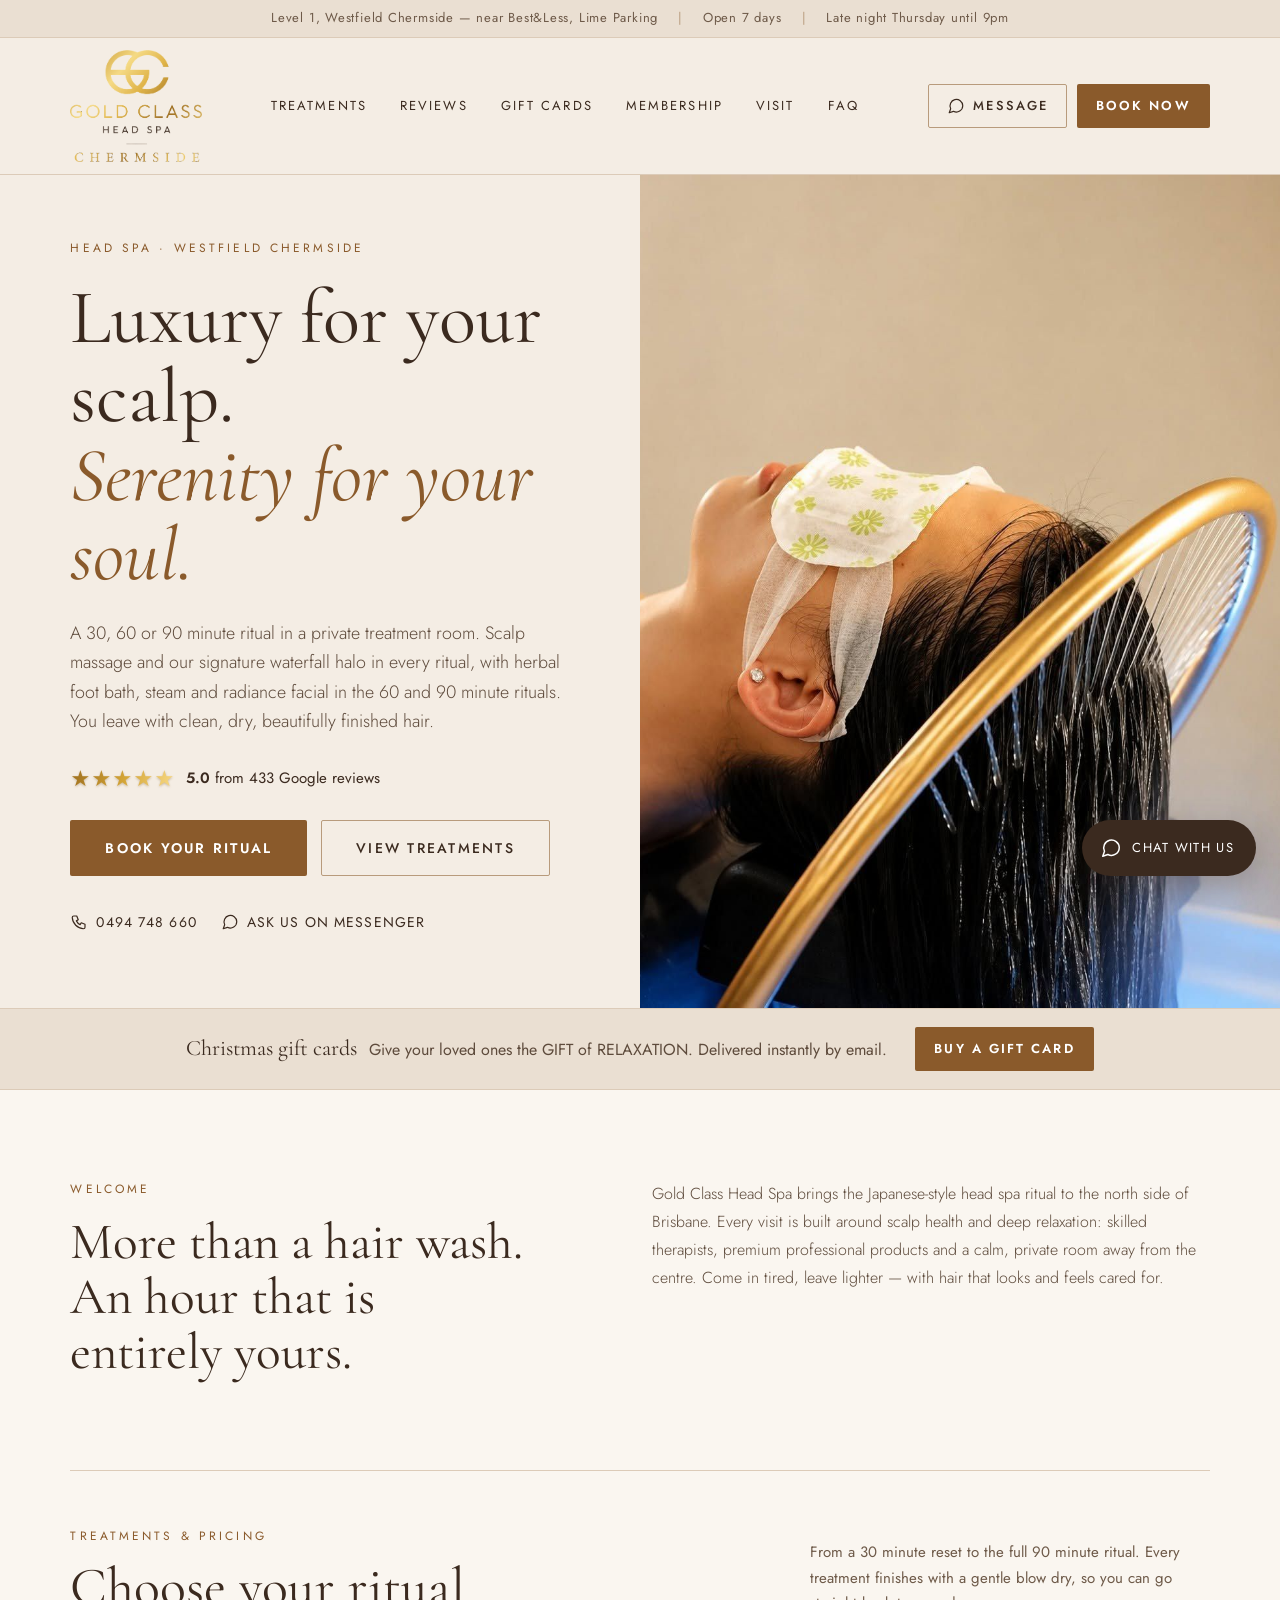
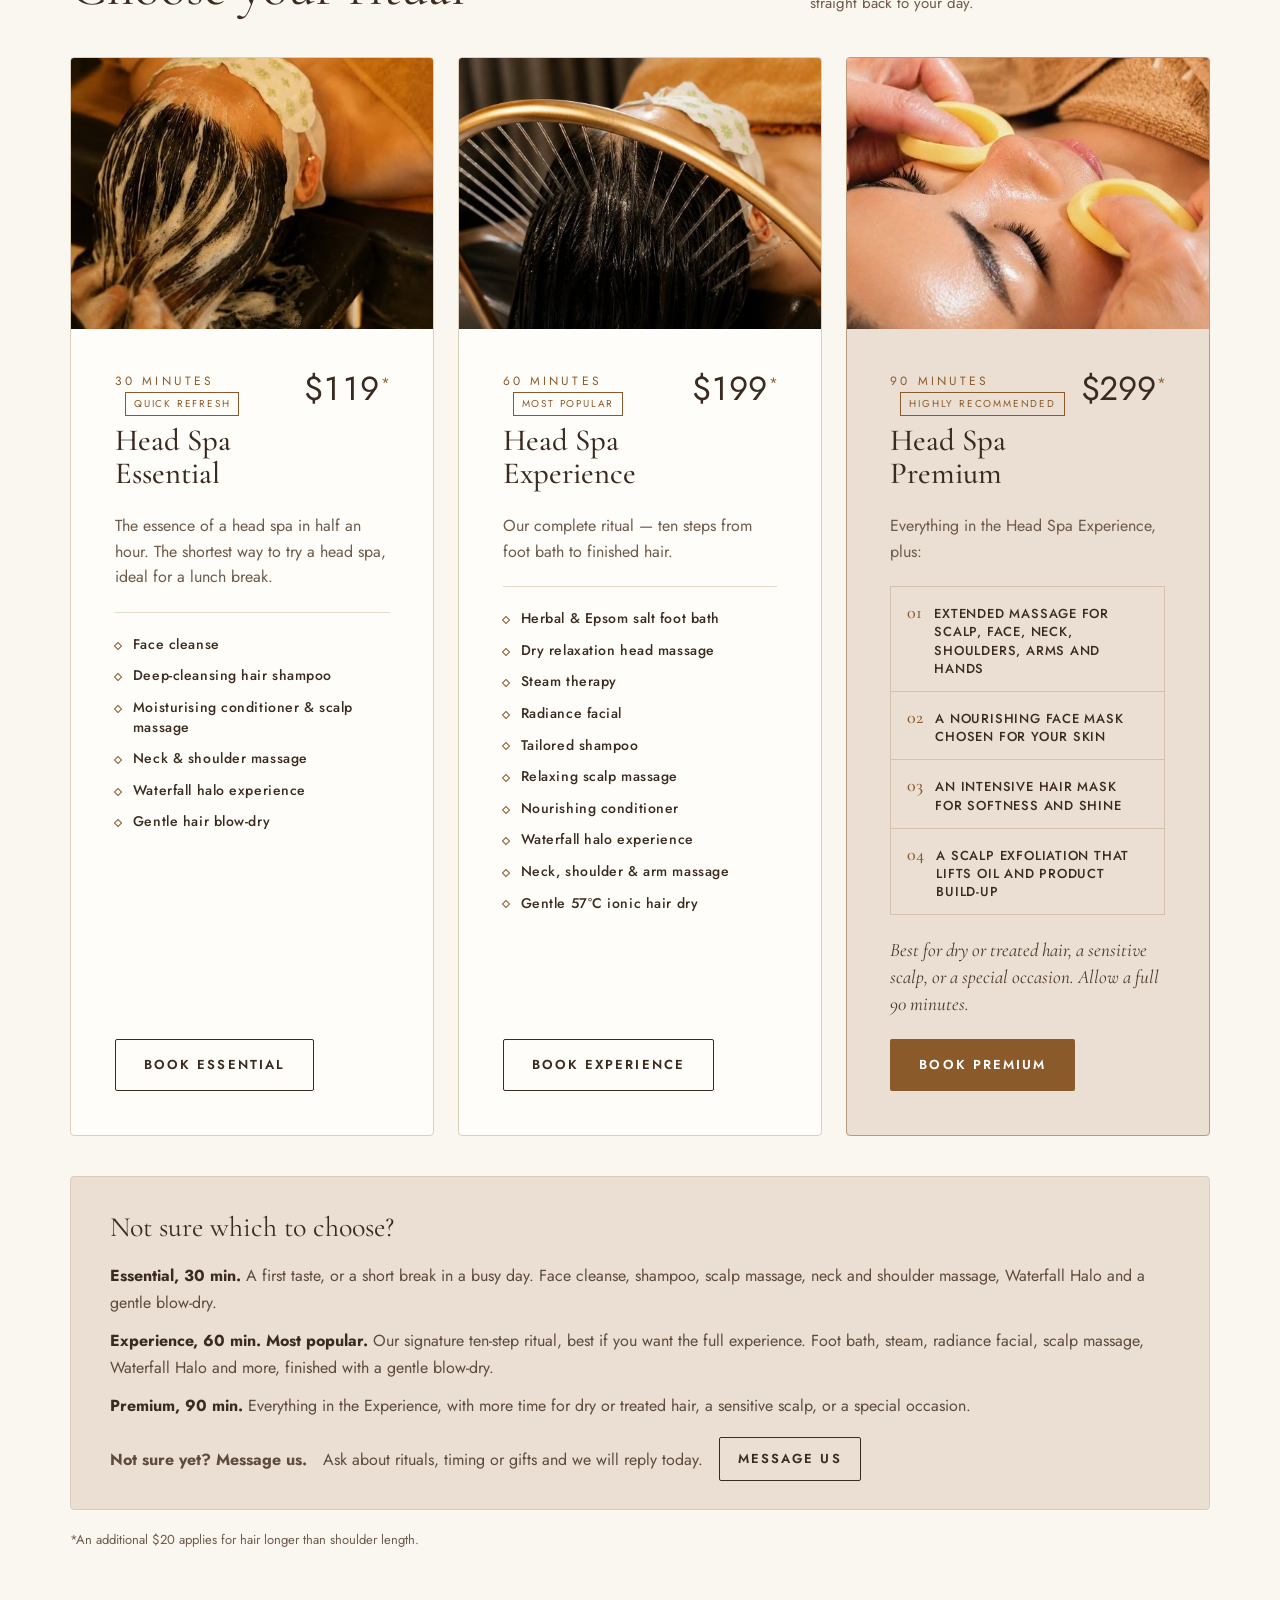
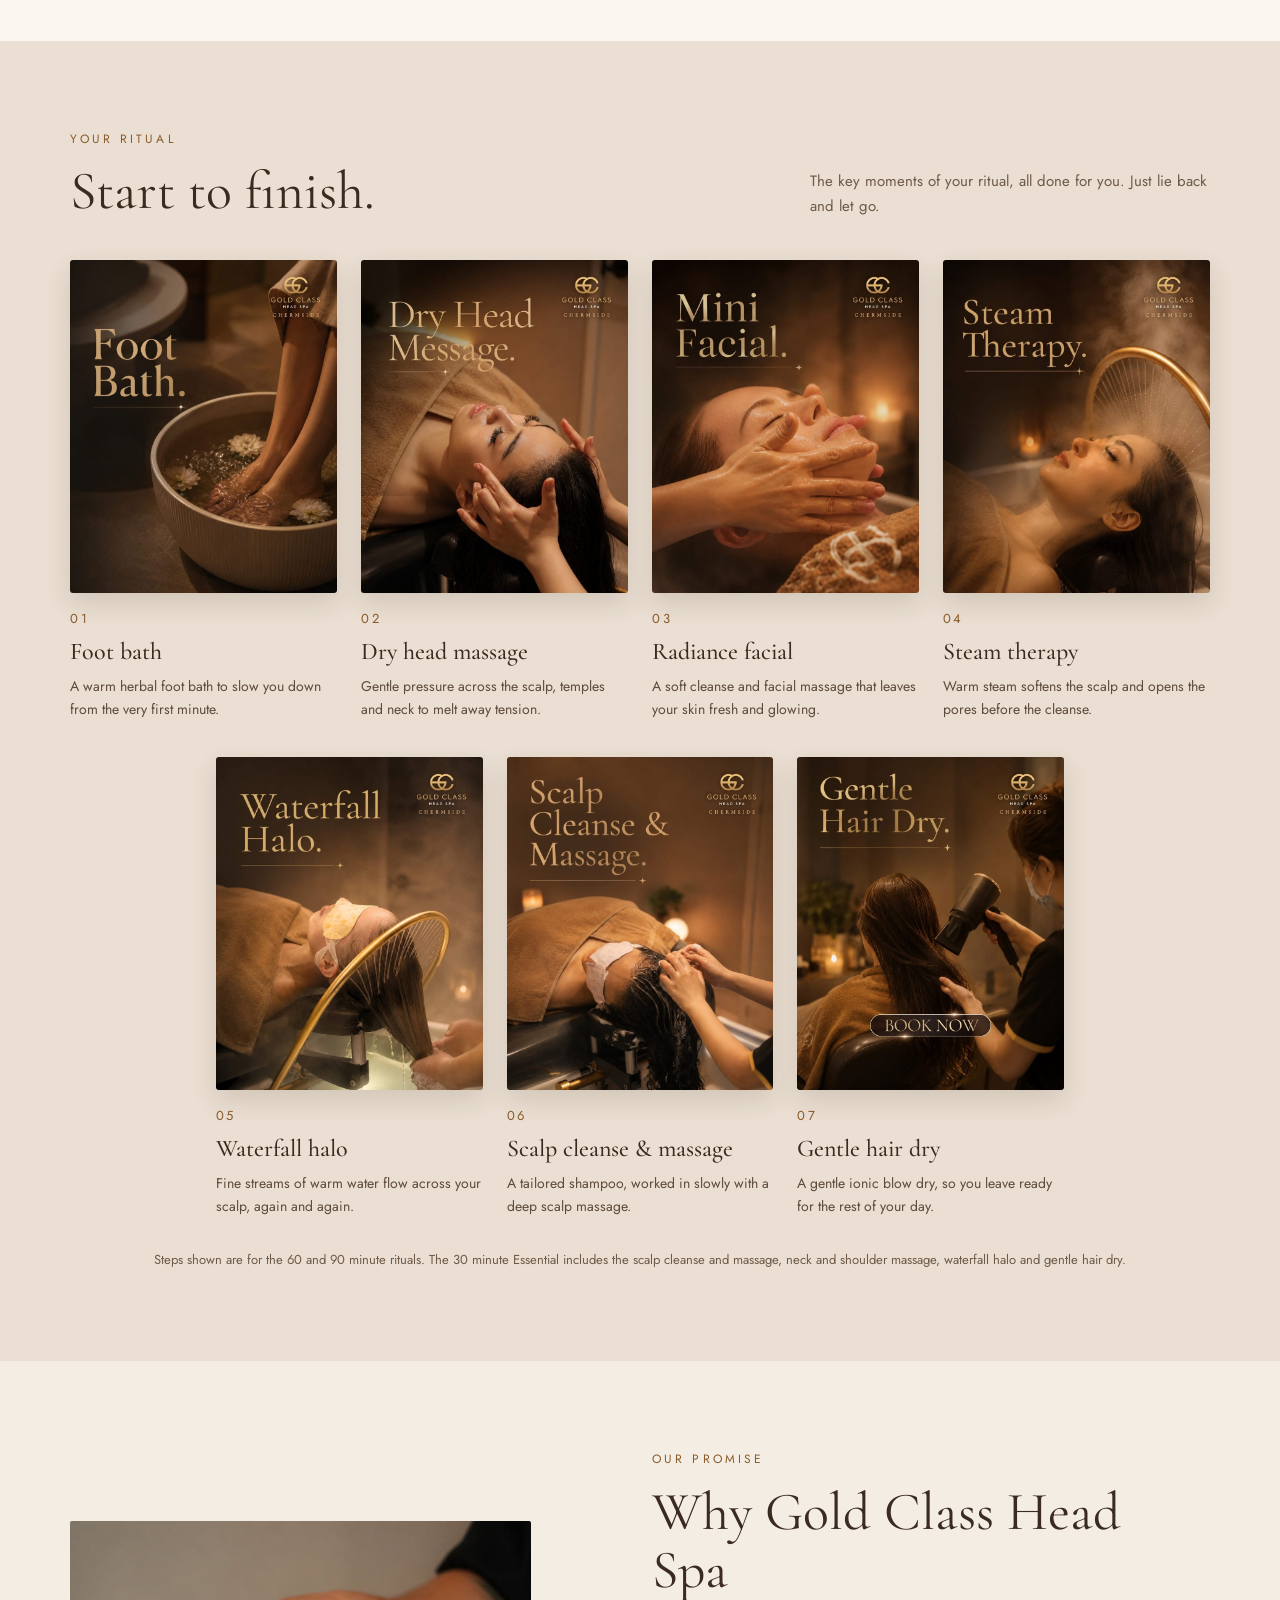
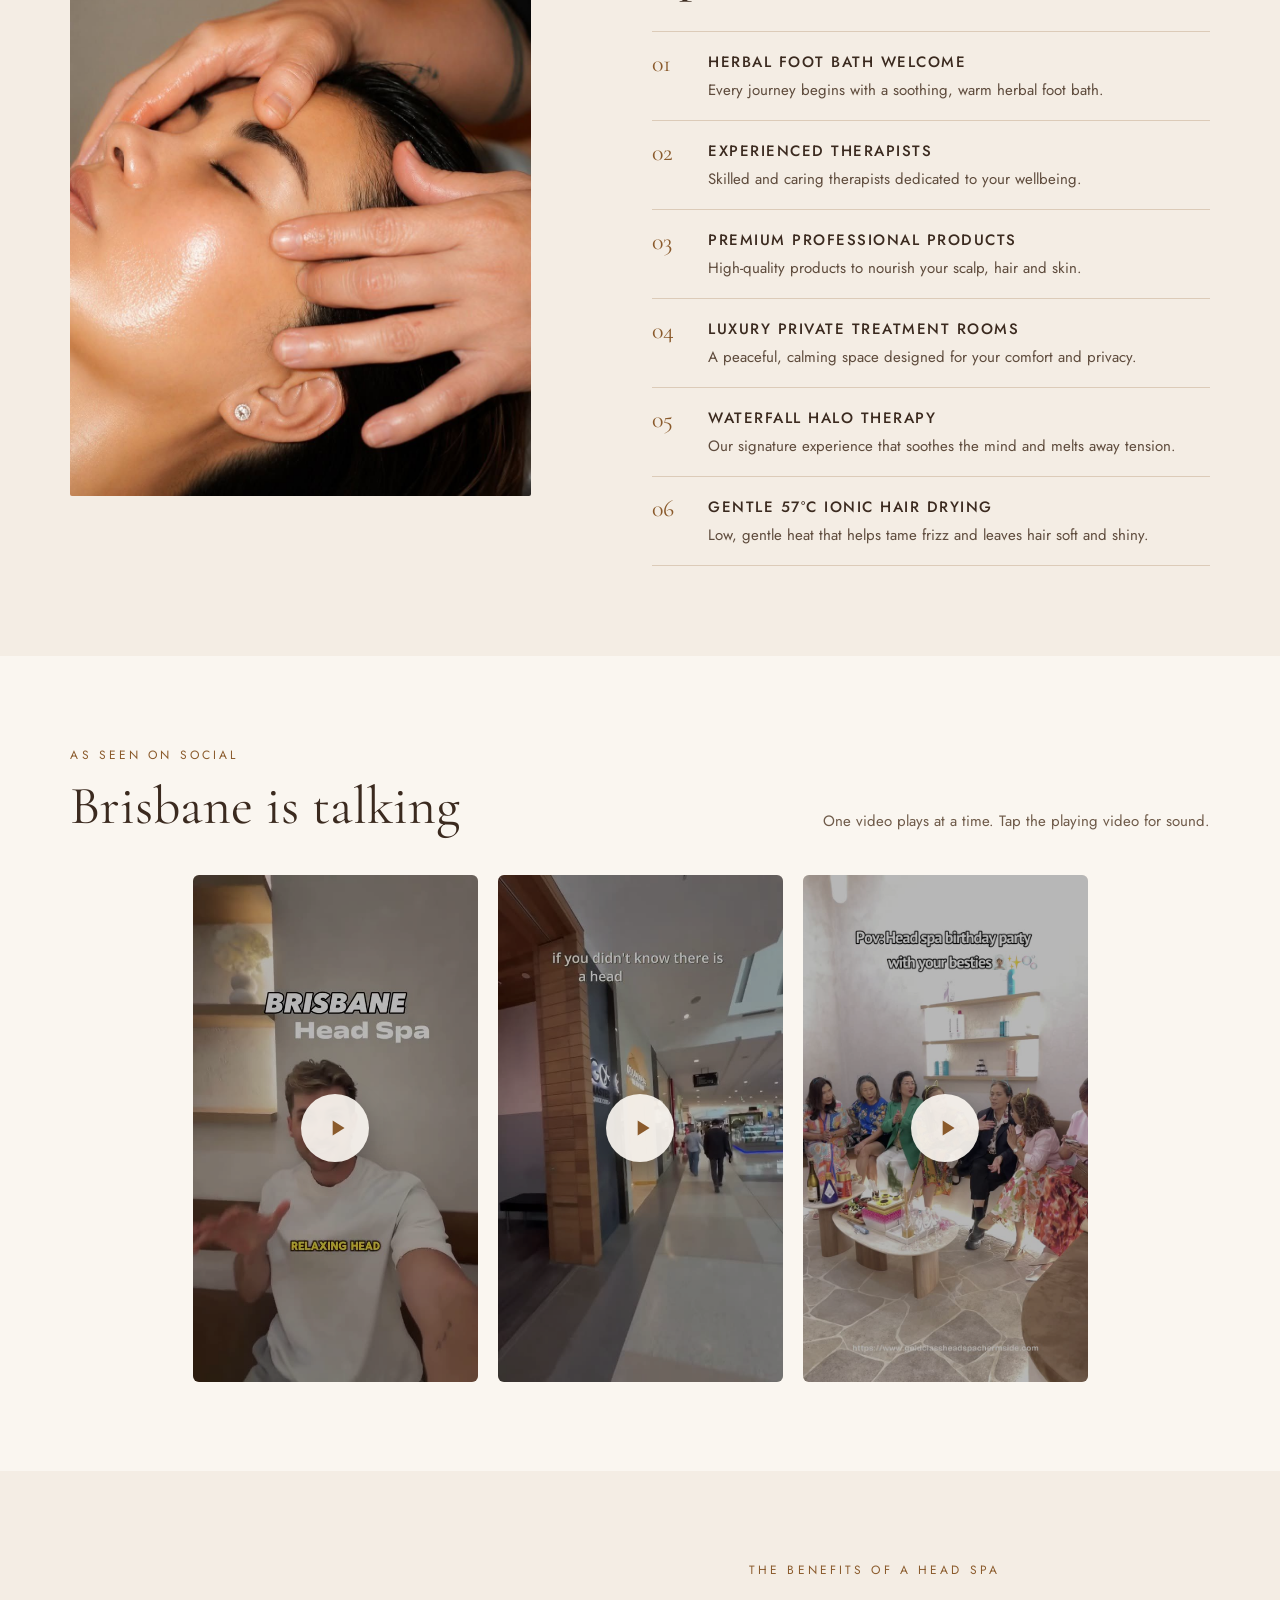
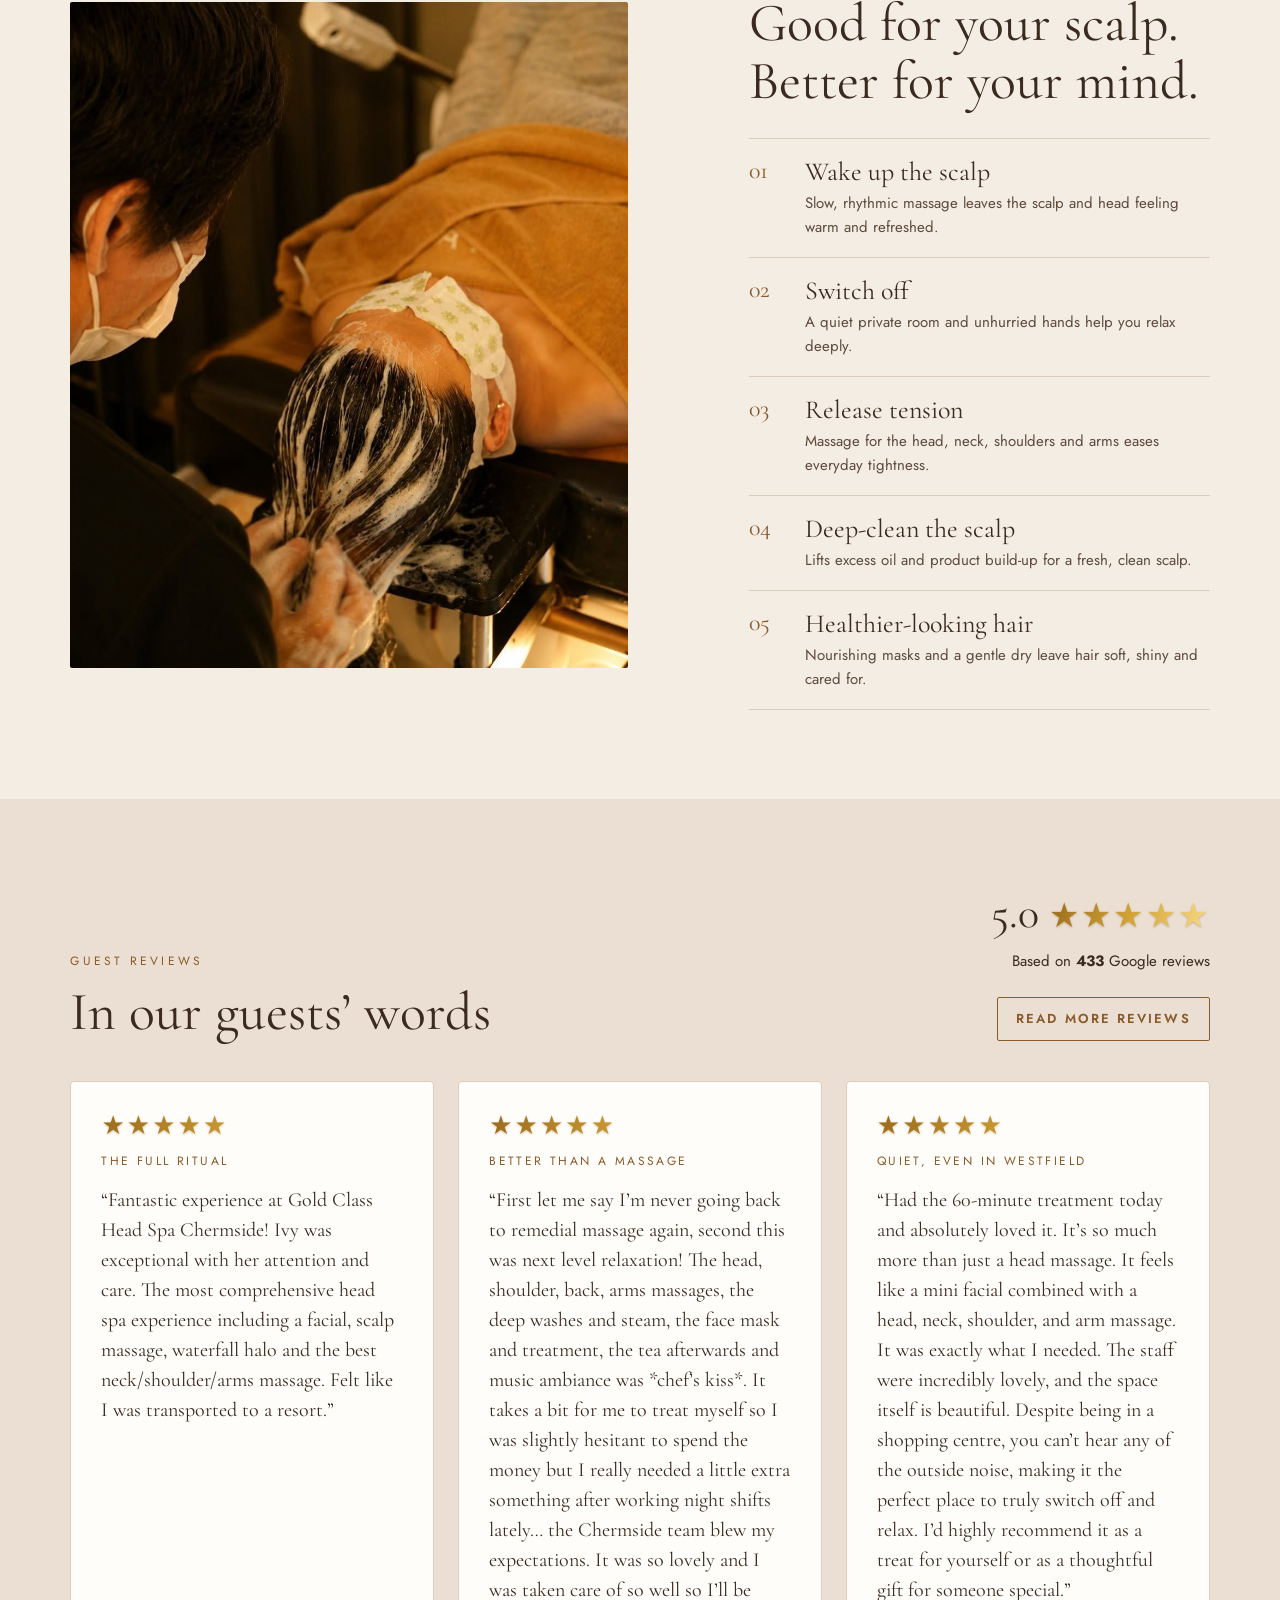
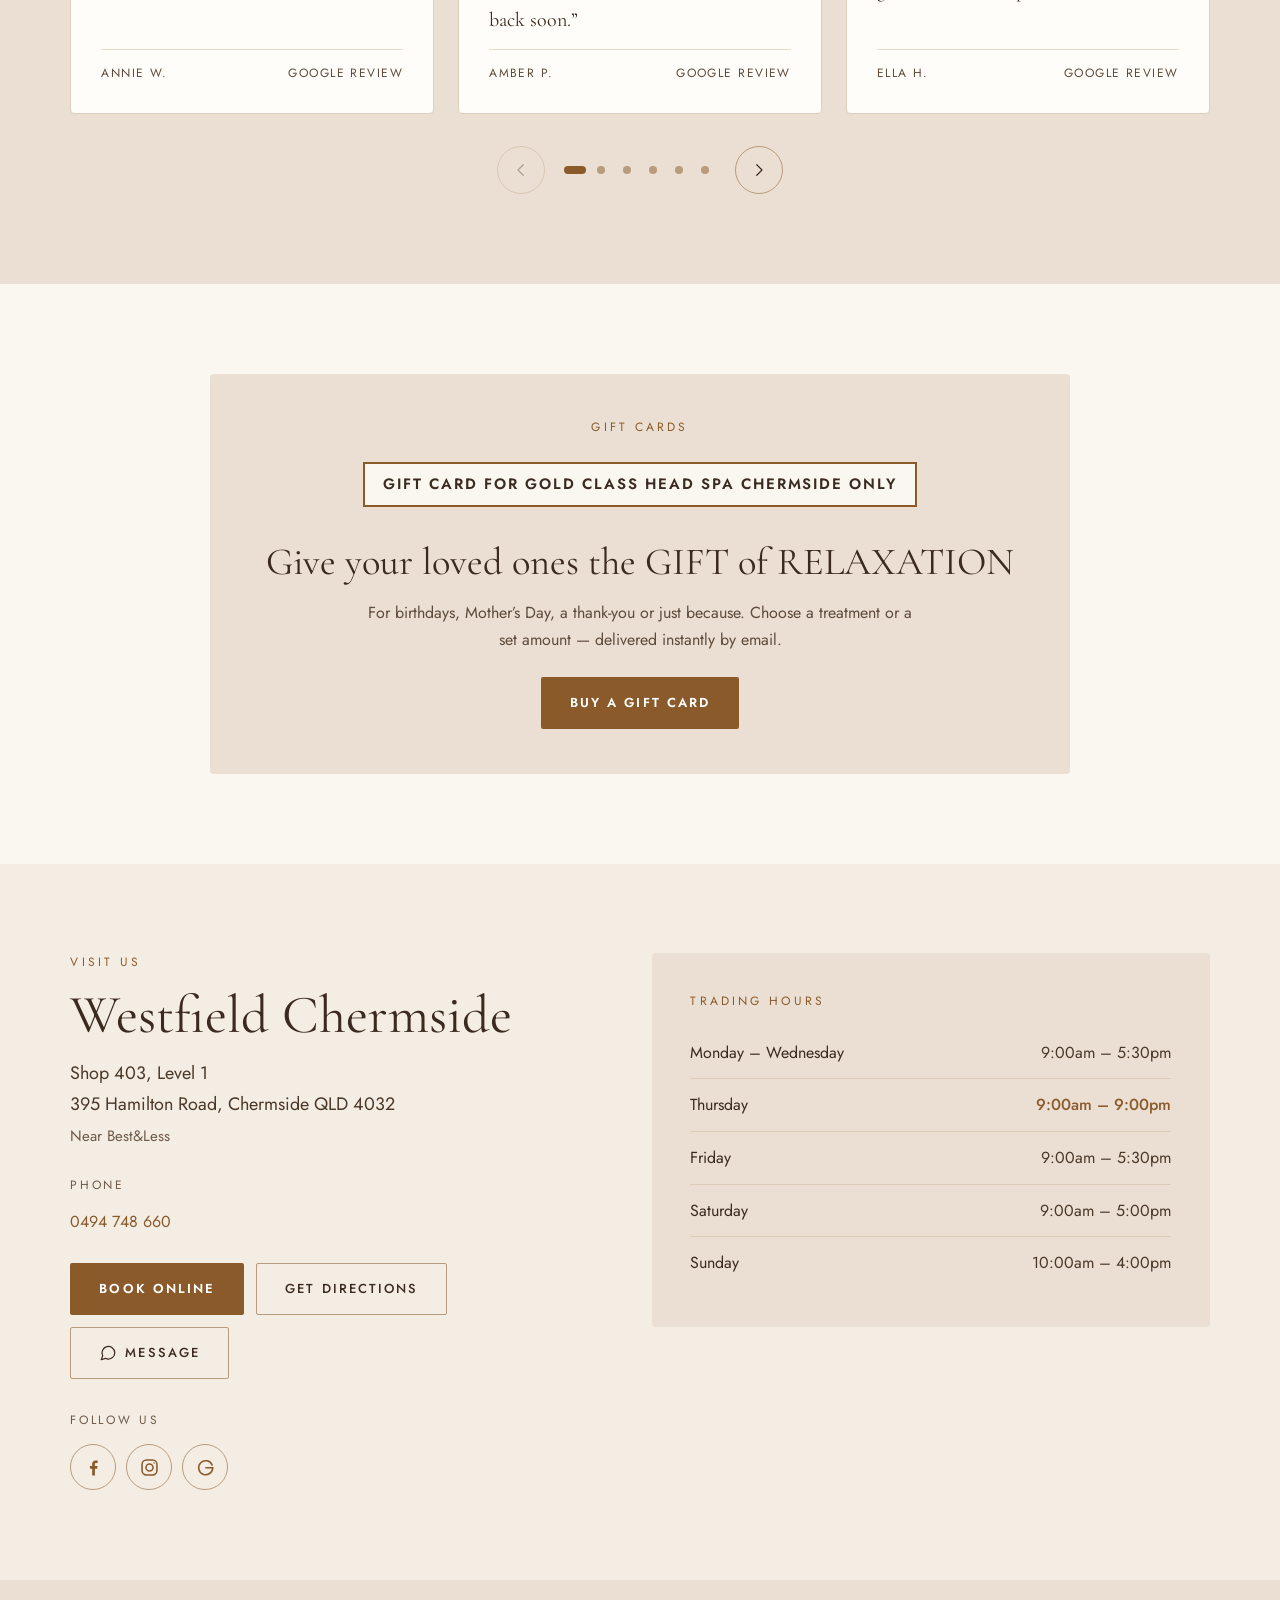
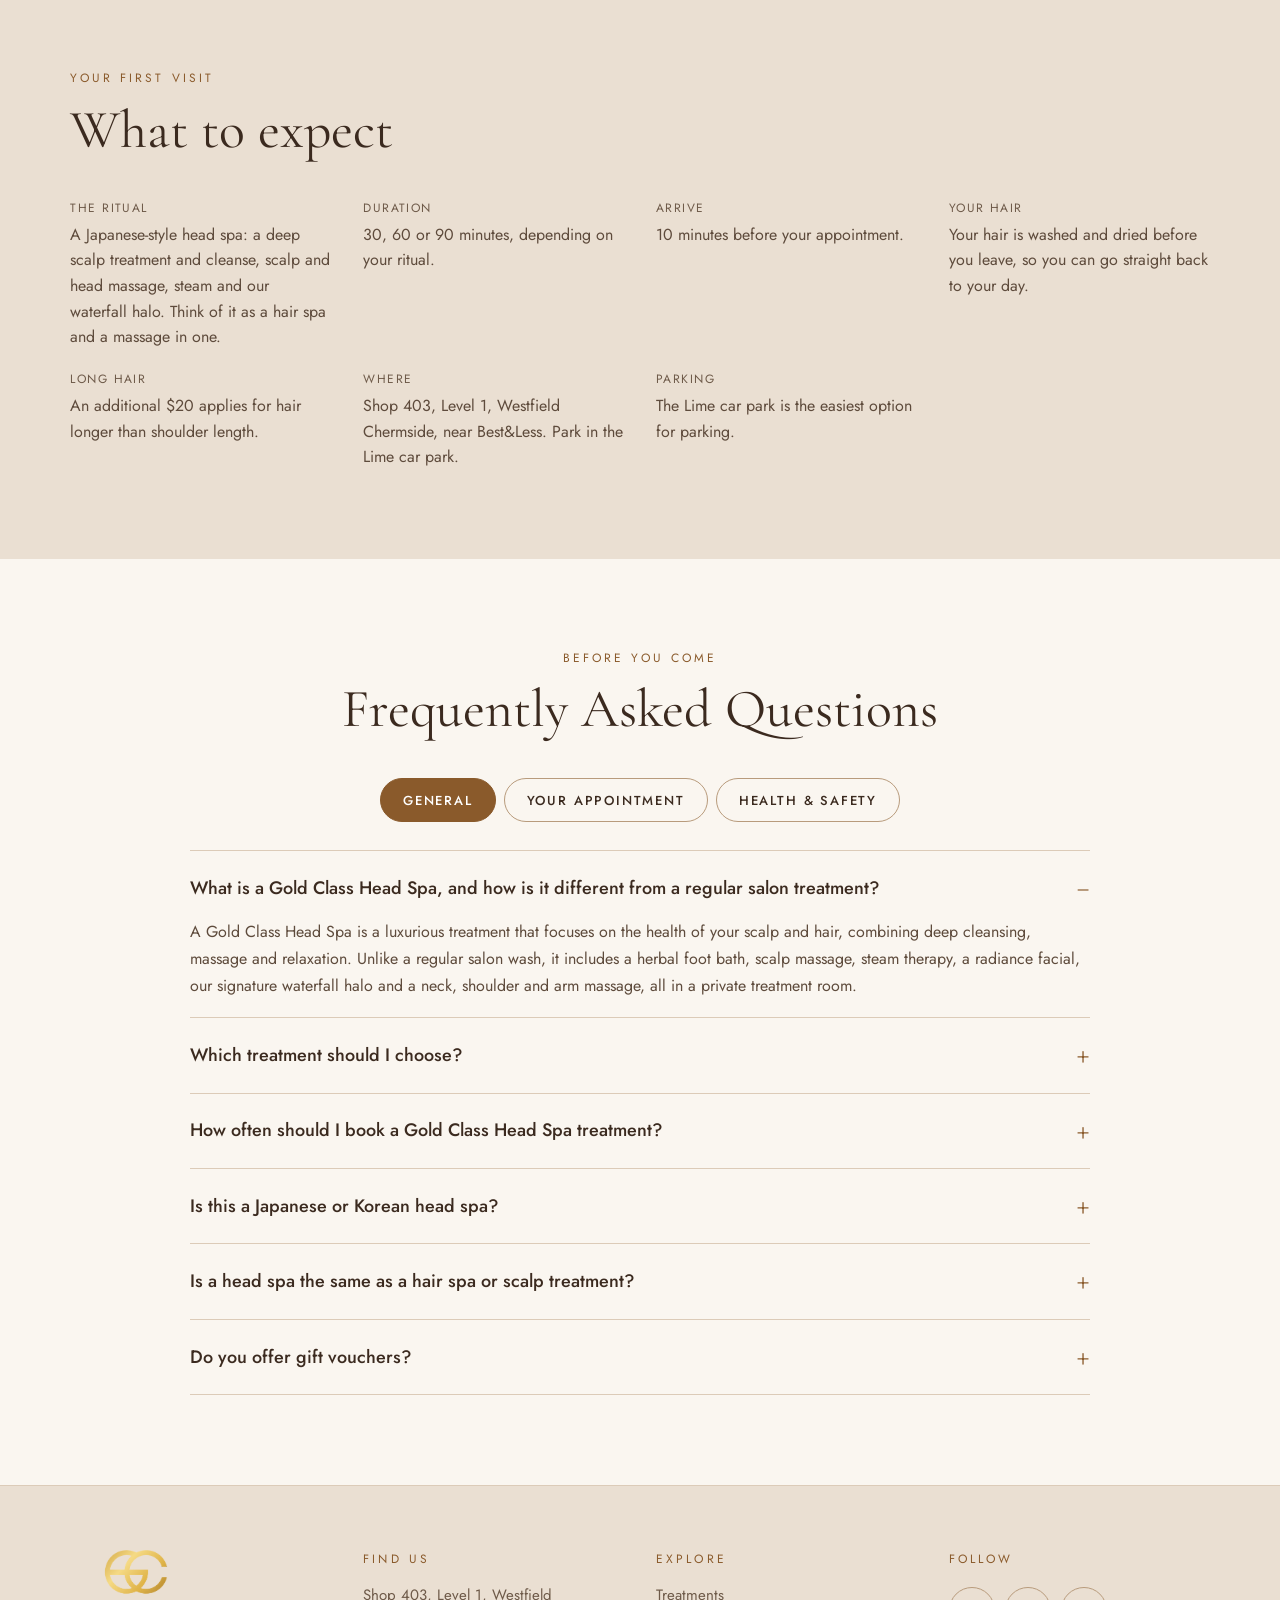
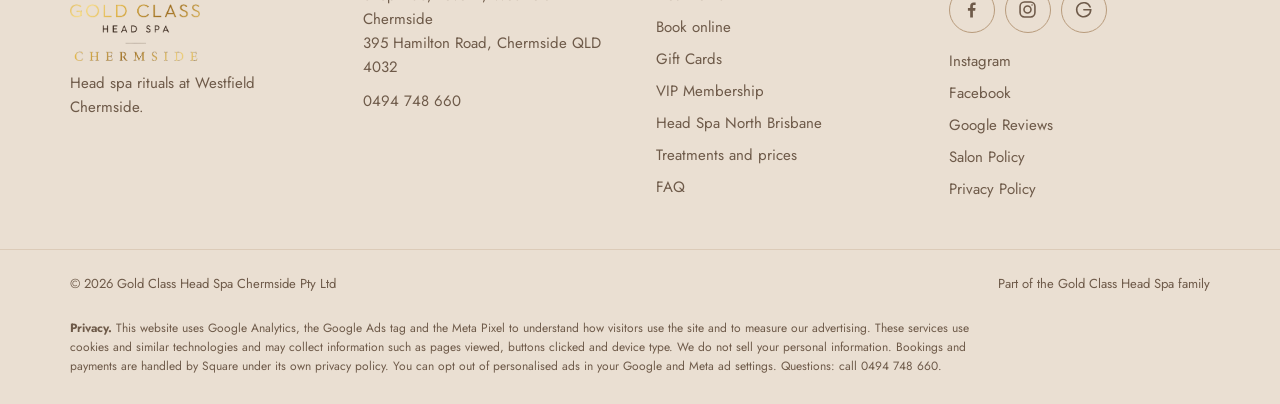
<file: index.html>
<!doctype html>
<html lang="en-AU">
<head>
<!-- Google tag (gtag.js) -->
<script async src="https://www.googletagmanager.com/gtag/js?id=G-C8R5T9P1HW"></script>
<!-- Meta Pixel -->
<script>
!function(f,b,e,v,n,t,s){if(f.fbq)return;n=f.fbq=function(){n.callMethod?
n.callMethod.apply(n,arguments):n.queue.push(arguments)};if(!f._fbq)f._fbq=n;
n.push=n;n.loaded=!0;n.version='2.0';n.queue=[];t=b.createElement(e);t.async=!0;
t.src=v;s=b.getElementsByTagName(e)[0];s.parentNode.insertBefore(t,s)}(window,
document,'script','https://connect.facebook.net/en_US/fbevents.js');
fbq('init', '1668977644659090');
fbq('track', 'PageView');
</script>
<noscript><img height="1" width="1" style="display:none" alt="" src="https://www.facebook.com/tr?id=1668977644659090&ev=PageView&noscript=1"></noscript>
<!-- End Meta Pixel -->
<script>
  window.dataLayer = window.dataLayer || [];
  function gtag(){dataLayer.push(arguments);}
  gtag('js', new Date());

  gtag('config', 'G-C8R5T9P1HW');
  gtag('config', 'AW-18352468442');
</script>
<meta charset="utf-8">
<meta name="viewport" content="width=device-width, initial-scale=1, viewport-fit=cover">
<title>Japanese-Style Head Spa Chermside | Gold Class Head Spa</title>
<meta name="description" content="Japanese-style head spa and scalp treatment at Westfield Chermside, Brisbane. Rituals from $119 with scalp massage, waterfall halo and blow dry.">
<meta name="theme-color" content="#F4EDE4">
<link rel="icon" href="/favicon.ico" sizes="48x48">
<link rel="icon" type="image/png" sizes="192x192" href="/assets/img/favicon-192.png">
<link rel="apple-touch-icon" href="/assets/img/apple-touch-icon.png">
<meta property="og:type" content="website">
<meta property="og:title" content="Japanese-Style Head Spa Chermside | Gold Class Head Spa">
<meta property="og:description" content="Luxury for your scalp. Serenity for your soul. Head spa rituals at Westfield Chermside.">
<meta property="og:image" content="https://www.goldclassheadspachermside.com/assets/img/og.jpg">
<meta property="og:url" content="https://www.goldclassheadspachermside.com/">
<link rel="canonical" href="https://www.goldclassheadspachermside.com/">
<meta property="og:locale" content="en_AU">
<link rel="preconnect" href="https://fonts.googleapis.com">
<link rel="preconnect" href="https://fonts.gstatic.com" crossorigin>
<link rel="stylesheet" href="https://fonts.googleapis.com/css2?family=Cormorant+Garamond:ital,wght@0,400;0,500;1,400&family=Jost:wght@300;400;500;600&display=swap">
<link rel="stylesheet" href="assets/css/site.css?v=20261128">
<script type="application/ld+json">
{
 "@context": "https://schema.org",
 "@type": "DaySpa",
 "name": "Gold Class Head Spa Chermside",
 "image": "https://www.goldclassheadspachermside.com/assets/img/og.jpg",
 "url": "https://www.goldclassheadspachermside.com/",
 "telephone": "+61 494 748 660",
 "priceRange": "$119–$299",
 "address": {
  "@type": "PostalAddress",
  "streetAddress": "Shop 403, Level 1, Westfield Chermside, 395 Hamilton Road",
  "addressLocality": "Chermside",
  "addressRegion": "QLD",
  "postalCode": "4032",
  "addressCountry": "AU"
 },
 "openingHoursSpecification": [
  {
   "@type": "OpeningHoursSpecification",
   "dayOfWeek": [
    "Monday",
    "Tuesday",
    "Wednesday",
    "Friday"
   ],
   "opens": "09:00",
   "closes": "17:30"
  },
  {
   "@type": "OpeningHoursSpecification",
   "dayOfWeek": "Thursday",
   "opens": "09:00",
   "closes": "21:00"
  },
  {
   "@type": "OpeningHoursSpecification",
   "dayOfWeek": "Saturday",
   "opens": "09:00",
   "closes": "17:00"
  },
  {
   "@type": "OpeningHoursSpecification",
   "dayOfWeek": "Sunday",
   "opens": "10:00",
   "closes": "16:00"
  }
 ],
 "sameAs": [
  "https://www.facebook.com/goldclassheadspa.chermside/",
  "https://www.instagram.com/goldclassheadspa.chermside/"
 ],
 "@id": "https://www.goldclassheadspachermside.com/#business",
 "description": "Luxury Japanese-style head spa at Westfield Chermside, Brisbane. Private treatment rooms, scalp massage, steam, facial and a signature waterfall halo, finished with a blow-dry. Rituals from 30 to 90 minutes.",
 "hasMap": "https://maps.google.com/?q=Gold+Class+Head+Spa+Westfield+Chermside",
 "logo": "https://www.goldclassheadspachermside.com/assets/img/logo.png",
 "currenciesAccepted": "AUD",
 "hasOfferCatalog": {
  "@type": "OfferCatalog",
  "name": "Head spa treatments",
  "itemListElement": [
   {
    "@type": "Offer",
    "price": "119",
    "priceCurrency": "AUD",
    "itemOffered": {
     "@type": "Service",
     "name": "Head Spa Essential (30 minutes)",
     "description": "Face cleanse, deep-cleansing hair shampoo, moisturising conditioner and scalp massage, neck and shoulder massage, waterfall halo, gentle hair blow-dry."
    }
   },
   {
    "@type": "Offer",
    "price": "199",
    "priceCurrency": "AUD",
    "itemOffered": {
     "@type": "Service",
     "name": "Head Spa Experience (60 minutes)",
     "description": "Herbal foot bath, dry head massage, steam therapy, radiance facial, tailored shampoo, scalp massage, conditioner, waterfall halo, neck, shoulder and arm massage, ionic blow dry."
    }
   },
   {
    "@type": "Offer",
    "price": "299",
    "priceCurrency": "AUD",
    "itemOffered": {
     "@type": "Service",
     "name": "Head Spa Premium (90 minutes)",
     "description": "Everything in the Head Spa Experience plus extended massage, nourishing face mask, intensive hair mask and scalp exfoliation."
    }
   }
  ]
 },
 "potentialAction": {
  "@type": "ReserveAction",
  "target": "https://book.squareup.com/appointments/vua2hb0rjhnlym/location/L93RV1W2DN5CJ",
  "name": "Book a head spa"
 },
 "amenityFeature": [
  {
   "@type": "LocationFeatureSpecification",
   "name": "Parking",
   "value": "Lime car park at Westfield Chermside"
  }
 ],
 "areaServed": [
  "Chermside",
  "Aspley",
  "Kedron",
  "Stafford",
  "Nundah",
  "Geebung",
  "Zillmere",
  "Everton Park",
  "Strathpine",
  "North Lakes"
 ]
}
</script>
</head>
<body>

<a class="skip" href="#main">Skip to content</a>

<div class="announce">
  <span><span class="hide-mobile">Level 1, Westfield Chermside — near Best&amp;Less, Lime Parking</span><span class="show-mobile">Level 1, Westfield Chermside · Lime Parking</span></span>
  <span class="announce-sep" aria-hidden="true">|</span>
  <span class="hide-mobile">Open 7 days</span>
  <span class="announce-sep hide-mobile" aria-hidden="true">|</span>
  <span><span class="show-mobile">Open 7 days · </span>Late night Thursday until 9pm</span>
</div>

<header class="site-header">
  <div class="container header-inner">
    <a class="brand" href="#top" aria-label="Gold Class Head Spa Chermside home">
      <span class="logo-shine logo-shine-header"><img src="assets/img/logo-chermside.png" alt="Gold Class Head Spa Chermside" width="131" height="112"></span>
    </a>
    <nav class="nav" id="nav" aria-label="Main">
      <a href="#treatments">Treatments</a>
      <a href="#reviews">Reviews</a>
      <a href="#gifts">Gift Cards</a>
      <a href="/membership/">Membership</a>
      <a href="#visit">Visit</a>
      <a href="#faq">FAQ</a>
    </nav>
    <div class="header-actions">
      <a class="btn btn-outline btn-sm hide-mobile" href="https://www.facebook.com/goldclassheadspa.chermside/" target="_blank" rel="noopener">
        <svg class="ico" viewBox="0 0 24 24" aria-hidden="true"><path d="M21 11.5a8.5 8.5 0 0 1-12.4 7.6L3 21l1.9-5.4A8.5 8.5 0 1 1 21 11.5z"/></svg>Message
      </a>
      <a class="btn btn-solid btn-sm btn-glow" href="https://book.squareup.com/appointments/vua2hb0rjhnlym/location/L93RV1W2DN5CJ" target="_blank" rel="noopener">Book Now</a>
      <button class="menu-btn" id="menuBtn" type="button" aria-label="Open menu" aria-expanded="false" aria-controls="nav">
        <svg class="ico" viewBox="0 0 24 24" aria-hidden="true"><path d="M4 7h16M4 12h16M4 17h16"/></svg>
      </button>
    </div>
  </div>
</header>

<main id="main">

<!-- Hero -->
<section class="hero" id="top">
  <div class="hero-copy">
    <h1><span class="eyebrow h1-kicker">Head Spa · Westfield Chermside</span>Luxury for your scalp.<br><em>Serenity for your soul.</em></h1>
    <p class="lead">A 30, 60 or 90 minute ritual in a private treatment room. Scalp massage and our signature waterfall halo in every ritual, with herbal foot bath, steam and radiance facial in the 60 and 90 minute rituals. You leave with clean, dry, beautifully finished hair.</p>
    <p class="rating-line"><span class="stars" aria-hidden="true">★★★★★</span><span><strong data-rating>5.0</strong> from <span data-review-count>433</span> Google reviews</span></p>
    <p class="hero-price">30, 60 or 90 minute ritual · from <strong>$119</strong></p>
    <div class="hero-ctas">
      <a class="btn btn-solid btn-lg" href="https://book.squareup.com/appointments/vua2hb0rjhnlym/location/L93RV1W2DN5CJ" target="_blank" rel="noopener">Book Your Ritual</a>
      <a class="btn btn-outline btn-lg" href="#treatments">View Treatments</a>
    </div>
    <div class="hero-contact">
      <a href="tel:0494748660"><svg class="ico" viewBox="0 0 24 24" aria-hidden="true"><path d="M5 4h4l2 5-2.5 1.5a11 11 0 0 0 5 5L15 13l5 2v4a2 2 0 0 1-2 2A16 16 0 0 1 3 6a2 2 0 0 1 2-2"/></svg>0494 748 660</a>
      <a href="https://www.facebook.com/goldclassheadspa.chermside/" target="_blank" rel="noopener"><svg class="ico" viewBox="0 0 24 24" aria-hidden="true"><path d="M21 11.5a8.5 8.5 0 0 1-12.4 7.6L3 21l1.9-5.4A8.5 8.5 0 1 1 21 11.5z"/></svg>Ask us on Messenger</a>
    </div>
  </div>
  <div class="hero-media">
    <img src="assets/img/hero-halo.jpg" alt="Guest relaxing under the waterfall halo at Gold Class Head Spa Chermside" width="1023" height="1278" fetchpriority="high">
  </div>
</section>

<!-- Gift band (Christmas) -->
<section class="gift-band" aria-label="Gift cards">
  <div class="container gift-band-inner">
    <p><span class="gift-band-kicker">Christmas gift cards</span><span class="gift-band-text">Give your loved ones the GIFT of RELAXATION. Delivered instantly by email.</span></p>
    <a class="btn btn-solid btn-sm" href="https://app.squareup.com/gift/MLMH2T1G71P4T/order" target="_blank" rel="noopener">Buy a Gift Card</a>
  </div>
</section>

<!-- Intro -->
<section class="section section-cream">
  <div class="container split">
    <div class="split-left">
      <p class="eyebrow">Welcome</p>
      <h2>More than a hair wash. An hour that is entirely yours.</h2>
    </div>
    <p class="split-right body-lg">Gold Class Head Spa brings the Japanese-style head spa ritual to the north side of Brisbane. Every visit is built around scalp health and deep relaxation: skilled therapists, premium professional products and a calm, private room away from the centre. Come in tired, leave lighter — with hair that looks and feels cared for.</p>
  </div>
</section>

<!-- Treatments -->
<section class="section section-cream section-tight-top" id="treatments">
  <div class="container">
    <div class="section-head">
      <div>
        <p class="eyebrow">Treatments &amp; Pricing</p>
        <h2 class="h-xl">Choose your ritual</h2>
      </div>
      <p class="section-note">From a 30 minute reset to the full 90 minute ritual. Every treatment finishes with a gentle blow dry, so you can go straight back to your day.</p>
    </div>

    <div class="cards-3">
      <article class="t-card">
        <img src="assets/img/hair-wash.jpg" alt="Deep-cleansing hair wash during the 30 minute Head Spa Essential" loading="lazy" width="693" height="520">
        <div class="t-body">
          <div class="t-top">
            <div>
              <p class="eyebrow">30 minutes <span class="tag">Quick refresh</span></p>
              <h3>Head Spa Essential</h3>
            </div>
            <p class="price">$119<sup>*</sup></p>
          </div>
          <p class="muted">The essence of a head spa in half an hour. The shortest way to try a head spa, ideal for a lunch break.</p>
          <ul class="steps">
            <li>Face cleanse</li>
            <li>Deep-cleansing hair shampoo</li>
            <li>Moisturising conditioner &amp; scalp massage</li>
            <li>Neck &amp; shoulder massage</li>
            <li>Waterfall halo experience</li>
            <li>Gentle hair blow-dry</li>
          </ul>
          <a class="btn btn-dark-outline" href="https://book.squareup.com/appointments/vua2hb0rjhnlym/location/L93RV1W2DN5CJ/services/OJGSSJ35WYJNI3LDSAJ45KXS" target="_blank" rel="noopener">Book Essential</a>
        </div>
      </article>

      <article class="t-card">
        <img src="assets/img/halo-card.jpg" alt="Waterfall halo rinsing the scalp" loading="lazy" width="1023" height="767">
        <div class="t-body">
          <div class="t-top">
            <div>
              <p class="eyebrow">60 minutes <span class="tag">Most popular</span></p>
              <h3>Head Spa Experience</h3>
            </div>
            <p class="price">$199<sup>*</sup></p>
          </div>
          <p class="muted">Our complete ritual — ten steps from foot bath to finished hair.</p>
          <ul class="steps">
            <li>Herbal &amp; Epsom salt foot bath</li>
            <li>Dry relaxation head massage</li>
            <li>Steam therapy</li>
            <li>Radiance facial</li>
            <li>Tailored shampoo</li>
            <li>Relaxing scalp massage</li>
            <li>Nourishing conditioner</li>
            <li>Waterfall halo experience</li>
            <li>Neck, shoulder &amp; arm massage</li>
            <li>Gentle 57°C ionic hair dry</li>
          </ul>
          <a class="btn btn-dark-outline" href="https://book.squareup.com/appointments/vua2hb0rjhnlym/location/L93RV1W2DN5CJ/services/XIIBPGCUHZNDHCFEDRV7FS25" target="_blank" rel="noopener">Book Experience</a>
        </div>
      </article>

      <article class="t-card t-card-premium">
        <img src="assets/img/facial-card.jpg" alt="Facial massage during the Premium head spa" loading="lazy" width="600" height="450">
        <div class="t-body">
          <div class="t-top">
            <div>
              <p class="eyebrow">90 minutes <span class="tag">Highly recommended</span></p>
              <h3>Head Spa Premium</h3>
            </div>
            <p class="price">$299<sup>*</sup></p>
          </div>
          <p class="muted">Everything in the Head Spa Experience, plus:</p>
          <ol class="extras">
            <li><span>01</span>Extended massage for scalp, face, neck, shoulders, arms and hands</li>
            <li><span>02</span>A nourishing face mask chosen for your skin</li>
            <li><span>03</span>An intensive hair mask for softness and shine</li>
            <li><span>04</span>A scalp exfoliation that lifts oil and product build-up</li>
          </ol>
          <p class="quote-line">Best for dry or treated hair, a sensitive scalp, or a special occasion. Allow a full 90 minutes.</p>
          <a class="btn btn-solid" href="https://book.squareup.com/appointments/vua2hb0rjhnlym/location/L93RV1W2DN5CJ/services/TH5NZISKLWBBWJPUOPDUP4BA" target="_blank" rel="noopener">Book Premium</a>
        </div>
      </article>
    </div>
    <div class="guide">
      <h3>Not sure which to choose?</h3>
      <ul>
        <li><strong>Essential, 30 min.</strong> A first taste, or a short break in a busy day. Face cleanse, shampoo, scalp massage, neck and shoulder massage, Waterfall Halo and a gentle blow-dry.</li>
        <li><strong>Experience, 60 min. Most popular.</strong> Our signature ten-step ritual, best if you want the full experience. Foot bath, steam, radiance facial, scalp massage, Waterfall Halo and more, finished with a gentle blow-dry.</li>
        <li><strong>Premium, 90 min.</strong> Everything in the Experience, with more time for dry or treated hair, a sensitive scalp, or a special occasion.</li>
      </ul>
      <p class="guide-chat"><strong>Not sure yet? Message us.</strong> Ask about rituals, timing or gifts and we will reply today. <a class="btn btn-dark-outline btn-sm" href="https://m.me/1209292922265868" target="_blank" rel="noopener" data-track="message_click">Message us</a></p>
    </div>
    <p class="fine">*An additional $20 applies for hair longer than shoulder length.</p>
  </div>
</section>

<!-- Why -->
<!-- Start to finish -->
<section class="section section-sand" id="ritual">
  <div class="container">
    <div class="section-head">
      <div>
        <p class="eyebrow">Your ritual</p>
        <h2 class="h-xl">Start to finish.</h2>
      </div>
      <p class="section-note">The key moments of your ritual, all done for you. Just lie back and let go.</p>
    </div>
    <ol class="ritual-steps">
      <li class="ritual-step">
        <img src="assets/img/ritual/01-foot-bath.jpg" alt="Foot bath with flowers at Gold Class Head Spa Chermside" loading="lazy" width="864" height="1080">
        <p class="ritual-num">01</p>
        <h3>Foot bath</h3>
        <p class="ritual-text">A warm herbal foot bath to slow you down from the very first minute.</p>
      </li>
      <li class="ritual-step">
        <img src="assets/img/ritual/02-dry-head-massage.jpg" alt="Dry head massage at Gold Class Head Spa Chermside" loading="lazy" width="864" height="1080">
        <p class="ritual-num">02</p>
        <h3>Dry head massage</h3>
        <p class="ritual-text">Gentle pressure across the scalp, temples and neck to melt away tension.</p>
      </li>
      <li class="ritual-step">
        <img src="assets/img/ritual/03-mini-facial.jpg" alt="Radiance facial at Gold Class Head Spa Chermside" loading="lazy" width="864" height="1080">
        <p class="ritual-num">03</p>
        <h3>Radiance facial</h3>
        <p class="ritual-text">A soft cleanse and facial massage that leaves your skin fresh and glowing.</p>
      </li>
      <li class="ritual-step">
        <img src="assets/img/ritual/04-steam-therapy.jpg" alt="Steam therapy under the gold halo at Gold Class Head Spa Chermside" loading="lazy" width="864" height="1080">
        <p class="ritual-num">04</p>
        <h3>Steam therapy</h3>
        <p class="ritual-text">Warm steam softens the scalp and opens the pores before the cleanse.</p>
      </li>
      <li class="ritual-step">
        <img src="assets/img/ritual/05-waterfall-halo.jpg" alt="Waterfall halo at Gold Class Head Spa Chermside" loading="lazy" width="864" height="1080">
        <p class="ritual-num">05</p>
        <h3>Waterfall halo</h3>
        <p class="ritual-text">Fine streams of warm water flow across your scalp, again and again.</p>
      </li>
      <li class="ritual-step">
        <img src="assets/img/ritual/06-scalp-cleanse.jpg" alt="Scalp cleanse and massage at Gold Class Head Spa Chermside" loading="lazy" width="864" height="1080">
        <p class="ritual-num">06</p>
        <h3>Scalp cleanse &amp; massage</h3>
        <p class="ritual-text">A tailored shampoo, worked in slowly with a deep scalp massage.</p>
      </li>
      <li class="ritual-step">
        <a class="ritual-book" href="https://book.squareup.com/appointments/vua2hb0rjhnlym/location/L93RV1W2DN5CJ" target="_blank" rel="noopener" aria-label="Book now"><img src="assets/img/ritual/07-hair-dry.jpg" alt="Gentle hair dry at Gold Class Head Spa Chermside" loading="lazy" width="864" height="1080"></a>
        <p class="ritual-num">07</p>
        <h3>Gentle hair dry</h3>
        <p class="ritual-text">A gentle ionic blow dry, so you leave ready for the rest of your day.</p>
      </li>
    </ol>
    <p class="fine">Steps shown are for the 60 and 90 minute rituals. The 30 minute Essential includes the scalp cleanse and massage, neck and shoulder massage, waterfall halo and gentle hair dry.</p>
  </div>
</section>

<section class="section section-nude" id="experience">
  <div class="container split">
    <div class="split-left">
      <img class="why-img" src="assets/img/temple-massage.jpg" alt="Therapist giving a relaxing head and temple massage" loading="lazy" width="1023" height="1278">
    </div>
    <div class="split-right">
      <p class="eyebrow">Our promise</p>
      <h2 class="h-xl">Why Gold Class Head Spa</h2>
      <ol class="promise">
        <li><span>01</span><div><h3>Herbal foot bath welcome</h3><p>Every journey begins with a soothing, warm herbal foot bath.</p></div></li>
        <li><span>02</span><div><h3>Experienced therapists</h3><p>Skilled and caring therapists dedicated to your wellbeing.</p></div></li>
        <li><span>03</span><div><h3>Premium professional products</h3><p>High-quality products to nourish your scalp, hair and skin.</p></div></li>
        <li><span>04</span><div><h3>Luxury private treatment rooms</h3><p>A peaceful, calming space designed for your comfort and privacy.</p></div></li>
        <li><span>05</span><div><h3>Waterfall halo therapy</h3><p>Our signature experience that soothes the mind and melts away tension.</p></div></li>
        <li><span>06</span><div><h3>Gentle 57°C ionic hair drying</h3><p>Low, gentle heat that helps tame frizz and leaves hair soft and shiny.</p></div></li>
      </ol>
    </div>
  </div>
</section>

<!-- Social videos -->
<section class="section section-cream" id="social">
  <div class="container">
    <div class="section-head">
      <div>
        <p class="eyebrow">As seen on social</p>
        <h2 class="h-xl">Brisbane is talking</h2>
      </div>
      <p class="section-note">One video plays at a time. Tap the playing video for sound.</p>
    </div>
    <div class="video-stage">
      <div class="videos" id="videos">
      <figure class="video-card" data-i="0">
        <video muted loop playsinline preload="none" poster="assets/video/social-2.jpg" aria-label="Brisbane head spa review video"><source src="assets/video/social-2.mp4" type="video/mp4"></video>
        <button type="button" class="video-hit" aria-label="Play video 1 of 3"><span class="video-play" aria-hidden="true"><svg viewBox="0 0 24 24"><path d="M8 5v14l11-7z"/></svg></span></button>
        <span class="video-sound" aria-hidden="true"></span>
      </figure>
      <figure class="video-card" data-i="1">
        <video muted loop playsinline preload="none" poster="assets/video/kol-amy.jpg" aria-label="Amy visits Gold Class Head Spa Chermside"><source src="assets/video/kol-amy.mp4" type="video/mp4"></video>
        <button type="button" class="video-hit" aria-label="Play video 2 of 3"><span class="video-play" aria-hidden="true"><svg viewBox="0 0 24 24"><path d="M8 5v14l11-7z"/></svg></span></button>
        <span class="video-sound" aria-hidden="true"></span>
      </figure>
      <figure class="video-card" data-i="2">
        <video muted loop playsinline preload="none" poster="assets/video/birthday-party.jpg" aria-label="Head spa birthday party with friends at Gold Class Head Spa Chermside"><source src="assets/video/birthday-party.mp4" type="video/mp4"></video>
        <button type="button" class="video-hit" aria-label="Play video 3 of 3"><span class="video-play" aria-hidden="true"><svg viewBox="0 0 24 24"><path d="M8 5v14l11-7z"/></svg></span></button>
        <span class="video-sound" aria-hidden="true"></span>
      </figure>
      </div>
      <div class="video-nav">
        <button type="button" class="video-arrow" id="vidPrev" aria-label="Previous video"><svg class="ico" viewBox="0 0 24 24" aria-hidden="true"><path d="M15 5l-7 7 7 7"/></svg></button>
        <div class="video-dots" id="vidDots"><button type="button" aria-label="Video 1"></button><button type="button" aria-label="Video 2"></button><button type="button" aria-label="Video 3"></button></div>
        <button type="button" class="video-arrow" id="vidNext" aria-label="Next video"><svg class="ico" viewBox="0 0 24 24" aria-hidden="true"><path d="M9 5l7 7-7 7"/></svg></button>
      </div>
    </div>
  </div>
</section>

<!-- Benefits -->
<section class="section section-nude" id="benefits">
  <div class="container benefits-split">
    <div class="benefits-media">
      <img class="band-img" src="assets/img/therapist.jpg" alt="Gold Class therapist giving a tailored shampoo" loading="lazy" width="1023" height="1278">
    </div>
    <div class="benefits-copy">
      <p class="eyebrow">The benefits of a head spa</p>
      <h2 class="h-xl">Good for your scalp. Better for your mind.</h2>
      <ol class="benefits">
        <li><span>01</span><div><h3>Wake up the scalp</h3><p>Slow, rhythmic massage leaves the scalp and head feeling warm and refreshed.</p></div></li>
        <li><span>02</span><div><h3>Switch off</h3><p>A quiet private room and unhurried hands help you relax deeply.</p></div></li>
        <li><span>03</span><div><h3>Release tension</h3><p>Massage for the head, neck, shoulders and arms eases everyday tightness.</p></div></li>
        <li><span>04</span><div><h3>Deep-clean the scalp</h3><p>Lifts excess oil and product build-up for a fresh, clean scalp.</p></div></li>
        <li><span>05</span><div><h3>Healthier-looking hair</h3><p>Nourishing masks and a gentle dry leave hair soft, shiny and cared for.</p></div></li>
      </ol>
    </div>
  </div>
</section>

<!-- Reviews -->
<section class="section section-sand" id="reviews">
  <div class="container">
    <div class="section-head">
      <div>
        <p class="eyebrow">Guest reviews</p>
        <h2 class="h-xl">In our guests’ words</h2>
      </div>
      <div class="rating-box">
        <p class="rating-big"><span data-rating>5.0</span> <span class="stars">★★★★★</span></p>
        <p>Based on <strong data-review-count>433</strong> Google reviews</p>
        <a class="btn btn-accent-outline btn-sm" href="https://www.google.com/search?q=gold+class+head+spa+chermside+review" target="_blank" rel="noopener">Read More Reviews</a>
      </div>
    </div>
    <div class="reviews" id="reviewTrack">
      <figure class="review"><span class="stars stars-lg" role="img" aria-label="5 out of 5 stars">★★★★★</span><p class="review-tag">The full ritual</p><blockquote>“Fantastic experience at Gold Class Head Spa Chermside! Ivy was exceptional with her attention and care. The most comprehensive head spa experience including a facial, scalp massage, waterfall halo and the best neck/shoulder/arms massage. Felt like I was transported to a resort.”</blockquote><figcaption><span>Annie W.</span><span>Google review</span></figcaption></figure>
      <figure class="review"><span class="stars stars-lg" role="img" aria-label="5 out of 5 stars">★★★★★</span><p class="review-tag">Better than a massage</p><blockquote>“First let me say I’m never going back to remedial massage again, second this was next level relaxation! The head, shoulder, back, arms massages, the deep washes and steam, the face mask and treatment, the tea afterwards and music ambiance was *chef’s kiss*. It takes a bit for me to treat myself so I was slightly hesitant to spend the money but I really needed a little extra something after working night shifts lately… the Chermside team blew my expectations. It was so lovely and I was taken care of so well so I’ll be back soon.”</blockquote><figcaption><span>Amber P.</span><span>Google review</span></figcaption></figure>
      <figure class="review"><span class="stars stars-lg" role="img" aria-label="5 out of 5 stars">★★★★★</span><p class="review-tag">Quiet, even in Westfield</p><blockquote>“Had the 60-minute treatment today and absolutely loved it. It’s so much more than just a head massage. It feels like a mini facial combined with a head, neck, shoulder, and arm massage. It was exactly what I needed. The staff were incredibly lovely, and the space itself is beautiful. Despite being in a shopping centre, you can’t hear any of the outside noise, making it the perfect place to truly switch off and relax. I’d highly recommend it as a treat for yourself or as a thoughtful gift for someone special.”</blockquote><figcaption><span>Ella H.</span><span>Google review</span></figcaption></figure>
      <figure class="review"><span class="stars stars-lg" role="img" aria-label="5 out of 5 stars">★★★★★</span><p class="review-tag">Personal care</p><blockquote>“The staff are super kind and prioritise your relaxation, they ensure to account for any allergies or any pre-existing medical conditions which may impact your treatment. The atmosphere is so cozy and relaxing especially considering the outside hustle and bustle of Westfield Chermside. The lights in the treatment room and hair drying room are beautifully dimmed… I have genuinely never felt more relaxed in my life. My skin is glowing and my hair is so so soft. Thank you!”</blockquote><figcaption><span>Trinity S.</span><span>Google review</span></figcaption></figure>
      <figure class="review"><span class="stars stars-lg" role="img" aria-label="5 out of 5 stars">★★★★★</span><p class="review-tag">From the first moment</p><blockquote>“First we started the service with an amazing foot bath while we filled out paperwork, then we were taken back to get comfortable before our head spas. The head and body massages were absolutely amazing and so relaxing, soothing music and calming essential oils made the experience so much more tranquil. I 100% recommend this service either for yourself or for a group booking, it is definitely worth the money.”</blockquote><figcaption><span>Paige</span><span>Google review</span></figcaption></figure>
      <figure class="review"><span class="stars stars-lg" role="img" aria-label="5 out of 5 stars">★★★★★</span><p class="review-tag">Attentive therapists</p><blockquote>“I had such a wonderful experience and loved being pampered by Tina during my treatment. Upon arriving the staff were warm, welcoming, and the space was beautifully presented, clean, and had a peaceful atmosphere. The head spa treatment was exceptional. Tina was attentive and checked in with me regularly to ensure I was comfortable throughout the session. I highly recommend Gold Class Head Spa to anyone looking to unwind and enjoy some quality self-care. I’ll definitely be back!”</blockquote><figcaption><span>Laura B.</span><span>Google review</span></figcaption></figure>
      <figure class="review"><span class="stars stars-lg" role="img" aria-label="5 out of 5 stars">★★★★★</span><p class="review-tag">The little extras</p><blockquote>“A truly amazing experience. It was so much more than a headspa with all the body massage included, as well as a hot drink and chocolates while my hair was dried. It was thoroughly relaxing lying down for an hour and getting pampered. Thank you.”</blockquote><figcaption><span>Dannielle O.</span><span>Google review</span></figcaption></figure>
      <figure class="review"><span class="stars stars-lg" role="img" aria-label="5 out of 5 stars">★★★★★</span><p class="review-tag">Worth every dollar</p><blockquote>“I was unsure about the price but it’s so worth it. They do so much and it’s really a luxury experience. Staff are wonderful and made me feel so welcome. Highly recommended.”</blockquote><figcaption><span>Shona K.</span><span>Google review</span></figcaption></figure>
    </div>
    <div class="carousel-nav" aria-label="Review navigation">
      <button type="button" class="carousel-arrow" id="revPrev" aria-label="Previous reviews"><svg class="ico" viewBox="0 0 24 24" aria-hidden="true"><path d="M15 5l-7 7 7 7"/></svg></button>
      <div class="carousel-dots" id="revDots"></div>
      <button type="button" class="carousel-arrow" id="revNext" aria-label="Next reviews"><svg class="ico" viewBox="0 0 24 24" aria-hidden="true"><path d="M9 5l7 7-7 7"/></svg></button>
    </div>
  </div>
</section>

<!-- Gifts -->
<section class="section section-cream" id="gifts">
  <div class="container">
    <div class="promo promo-sand promo-wide">
      <p class="eyebrow">Gift cards</p>
      <p class="gift-only"><span class="tag">Gift card for Gold Class Head Spa Chermside only</span></p>
      <h3>Give your loved ones the GIFT of RELAXATION</h3>
      <p>For birthdays, Mother’s Day, a thank-you or just because. Choose a treatment or a set amount — delivered instantly by email.</p>
      <a class="btn btn-solid" href="https://app.squareup.com/gift/MLMH2T1G71P4T/order" target="_blank" rel="noopener">Buy a Gift Card</a>
    </div>
  </div>
</section>

<!-- Visit -->
<section class="section section-nude" id="visit">
  <div class="container split">
    <div class="split-left">
      <p class="eyebrow">Visit us</p>
      <h2 class="h-xl">Westfield Chermside</h2>
      <address>
        Shop 403, Level 1<br>
        395 Hamilton Road, Chermside QLD 4032<br>
        <span class="muted">Near Best&amp;Less</span>
      </address>
      <p class="label">Phone</p>
      <a class="big-phone" href="tel:0494748660">0494 748 660</a>
      <div class="btn-row">
        <a class="btn btn-solid" href="https://book.squareup.com/appointments/vua2hb0rjhnlym/location/L93RV1W2DN5CJ" target="_blank" rel="noopener">Book Online</a>
        <a class="btn btn-outline" href="https://maps.google.com/?q=Gold+Class+Head+Spa+Westfield+Chermside" target="_blank" rel="noopener">Get Directions</a>
        <a class="btn btn-outline" href="https://www.facebook.com/goldclassheadspa.chermside/" target="_blank" rel="noopener"><svg class="ico" viewBox="0 0 24 24" aria-hidden="true"><path d="M21 11.5a8.5 8.5 0 0 1-12.4 7.6L3 21l1.9-5.4A8.5 8.5 0 1 1 21 11.5z"/></svg>Message</a>
      </div>
      <p class="label" style="margin-top:18px">Follow us</p>
      <div class="socials">
        <a class="soc" href="https://www.facebook.com/goldclassheadspa.chermside/" target="_blank" rel="noopener" aria-label="Gold Class Head Spa Chermside on Facebook"><svg viewBox="0 0 24 24" aria-hidden="true" class="soc-ico soc-fill"><path d="M13.6 21v-7.6h2.6l.4-3.1h-3V8.4c0-.9.3-1.5 1.5-1.5h1.6V4.1c-.3 0-1.2-.1-2.3-.1-2.3 0-3.9 1.4-3.9 4v2.3H7.9v3.1h2.6V21h3.1z"/></svg></a>
        <a class="soc" href="https://www.instagram.com/goldclassheadspa.chermside/" target="_blank" rel="noopener" aria-label="Gold Class Head Spa Chermside on Instagram"><svg viewBox="0 0 24 24" aria-hidden="true" class="soc-ico soc-stroke"><rect x="3.5" y="3.5" width="17" height="17" rx="5"/><circle cx="12" cy="12" r="4"/><circle cx="17.2" cy="6.8" r="0.9" class="soc-dot"/></svg></a>
        <a class="soc" href="https://www.google.com/maps/search/?api=1&amp;query=Gold+Class+Head+Spa+Chermside" target="_blank" rel="noopener" aria-label="Gold Class Head Spa Chermside on Google"><svg viewBox="0 0 24 24" aria-hidden="true" class="soc-ico soc-stroke"><path d="M20.2 12.2H12.4"/><path d="M19.6 9.2A8 8 0 1 0 20.2 12.2"/></svg></a>
      </div>
    </div>
    <div class="split-right">
      <div class="hours">
        <p class="eyebrow">Trading hours</p>
        <dl>
          <div><dt>Monday – Wednesday</dt><dd>9:00am – 5:30pm</dd></div>
          <div class="hl"><dt>Thursday</dt><dd>9:00am – 9:00pm</dd></div>
          <div><dt>Friday</dt><dd>9:00am – 5:30pm</dd></div>
          <div><dt>Saturday</dt><dd>9:00am – 5:00pm</dd></div>
          <div><dt>Sunday</dt><dd>10:00am – 4:00pm</dd></div>
        </dl>
      </div>
    </div>
  </div>
</section>

<!-- FAQ -->
<section class="section section-sand" id="expect">
  <div class="container">
    <div class="section-head">
      <div>
        <p class="eyebrow">Your first visit</p>
        <h2 class="h-xl">What to expect</h2>
      </div>
    </div>
    <dl class="expect-list">
      <div><dt>The ritual</dt><dd>A Japanese-style head spa: a deep scalp treatment and cleanse, scalp and head massage, steam and our waterfall halo. Think of it as a hair spa and a massage in one.</dd></div>
      <div><dt>Duration</dt><dd>30, 60 or 90 minutes, depending on your ritual.</dd></div>
      <div><dt>Arrive</dt><dd>10 minutes before your appointment.</dd></div>
      <div><dt>Your hair</dt><dd>Your hair is washed and dried before you leave, so you can go straight back to your day.</dd></div>
      <div><dt>Long hair</dt><dd>An additional $20 applies for hair longer than shoulder length.</dd></div>
      <div><dt>Where</dt><dd>Shop 403, Level 1, Westfield Chermside, near Best&amp;Less. Park in the Lime car park.</dd></div>
      <div><dt>Parking</dt><dd>The Lime car park is the easiest option for parking.</dd></div>
    </dl>
  </div>
</section>

<section class="section section-cream" id="faq">
  <div class="container">
    <div class="center-head">
      <p class="eyebrow">Before you come</p>
      <h2 class="h-xl">Frequently Asked Questions</h2>
    </div>
    <div class="faq">
      <div class="faq-tabs" role="tablist" aria-label="FAQ categories"><button type="button" role="tab" id="faq-tab-general" aria-controls="faq-general" aria-selected="true">General</button><button type="button" role="tab" id="faq-tab-appointment" aria-controls="faq-appointment" aria-selected="false" tabindex="-1">Your Appointment</button><button type="button" role="tab" id="faq-tab-safety" aria-controls="faq-safety" aria-selected="false" tabindex="-1">Health &amp; Safety</button></div>
      <div class="faq-panel" role="tabpanel" id="faq-general" aria-labelledby="faq-tab-general">
        <details open><summary>What is a Gold Class Head Spa, and how is it different from a regular salon treatment?</summary><p>A Gold Class Head Spa is a luxurious treatment that focuses on the health of your scalp and hair, combining deep cleansing, massage and relaxation. Unlike a regular salon wash, it includes a herbal foot bath, scalp massage, steam therapy, a radiance facial, our signature waterfall halo and a neck, shoulder and arm massage, all in a private treatment room.</p></details>
        <details><summary>Which treatment should I choose?</summary><p>Short on time or trying a head spa for the first time: the 30-minute Head Spa Essential ($119). For the full ritual: the 60-minute Head Spa Experience ($199). For dry or treated hair, a sensitive scalp or a special occasion: the 90-minute Head Spa Premium ($299), which adds extended massage, a nourishing face mask, an intensive hair mask and scalp exfoliation.</p></details>
        <details><summary>How often should I book a Gold Class Head Spa treatment?</summary><p>Many guests visit every 2–4 weeks to keep the scalp clean and balanced and to make regular time to unwind. For a specific scalp concern, ask your therapist for a recommendation after your first treatment.</p></details>
        <details><summary>Is this a Japanese or Korean head spa?</summary><p>Head spa rituals are popular in Japan and Korea. Ours is a Japanese-style head spa, created for Gold Class: a slow, step-by-step ritual of scalp cleansing, massage, steam and our signature waterfall halo, finished with a blow dry.</p></details>
        <details><summary>Is a head spa the same as a hair spa or scalp treatment?</summary><p>It includes both. Every ritual is a scalp treatment (deep cleanse, scalp massage and conditioning) and a hair spa (tailored shampoo, conditioner and blow dry), with relaxation massage on top. The 90-minute Premium adds scalp exfoliation and an intensive hair mask.</p></details>
        <details><summary>Do you offer gift vouchers?</summary><p>Yes. Gift cards are available for a treatment or a set amount, are delivered instantly by email (ideal for last-minute Christmas gifts), and are valid at Gold Class Head Spa Chermside. <a href="https://app.squareup.com/gift/MLMH2T1G71P4T/order" target="_blank" rel="noopener">Buy a gift card</a>.</p></details>
      </div>
      <div class="faq-panel" role="tabpanel" id="faq-appointment" aria-labelledby="faq-tab-appointment" hidden>
        <details><summary>How do I book a Gold Class Head Spa appointment?</summary><p><a href="https://book.squareup.com/appointments/vua2hb0rjhnlym/location/L93RV1W2DN5CJ" target="_blank" rel="noopener">Book online</a> any time, call us on <a href="tel:0494748660">0494 748 660</a> or message us on Facebook. We recommend booking ahead, especially for weekends and Thursday evenings.</p></details>
        <details><summary>Do you accept walk-ins?</summary><p>We welcome walk-ins when a room is free, but spots are limited. Booking ahead is the best way to secure your preferred time.</p></details>
        <details><summary>How long does a treatment take?</summary><p>The Head Spa Experience takes about 60 minutes and the Head Spa Premium about 90 minutes. Please allow around 10 extra minutes for your welcome foot bath and blow dry.</p></details>
        <details><summary>Do I need to prepare before my appointment?</summary><p>No special preparation is needed. Come with your hair as it is, arrive 5–10 minutes early, and let us know about any allergies, skin or scalp conditions before we begin.</p></details>
        <details><summary>Does the head spa include a blow dry?</summary><p>Yes. Every treatment finishes with a gentle 57°C ionic blow dry, so you leave with clean, dry, beautifully finished hair.</p></details>
        <details><summary>Is there an extra charge for long hair?</summary><p>An additional $20 applies for hair longer than shoulder length.</p></details>
        <details><summary>What is your cancellation policy?</summary><p>[Your deposit / cancellation policy — e.g. notice period and fee. Confirm before launch.]</p></details>
      </div>
      <div class="faq-panel" role="tabpanel" id="faq-safety" aria-labelledby="faq-tab-safety" hidden>
        <details><summary>Can I book if I have sensitive skin or a sensitive scalp?</summary><p>Yes. Please tell us when you book and again on arrival. Your therapist will adjust products, water temperature and pressure to suit you.</p></details>
        <details><summary>Can I get a head spa if I have coloured or chemically treated hair?</summary><p>Yes. Our products are gentle on coloured and treated hair. If you have had a colour or chemical service in the past 48 hours, let us know so we can adjust your treatment.</p></details>
        <details><summary>Is the head spa suitable for men?</summary><p>Absolutely. The head spa is enjoyed by men and women alike, and it is a popular choice for men who want to switch off, ease tension and leave with a clean, fresh scalp.</p></details>
        <details><summary>Are treatments suitable for kids?</summary><p>Please call us before booking for anyone under 16 so we can recommend the right option.</p></details>
      </div>
    </div>
  </div>
</section>

</main>

<footer class="site-footer">
  <div class="container footer-grid">
    <div class="footer-brand">
      <span class="logo-shine logo-shine-footer"><img src="assets/img/logo-chermside.png" alt="Gold Class Head Spa Chermside" width="130" height="111" loading="lazy"></span>
      <p>Head spa rituals at Westfield Chermside.</p>
    </div>
    <div>
      <p class="eyebrow">Find us</p>
      <p>Shop 403, Level 1, Westfield Chermside<br>395 Hamilton Road, Chermside QLD 4032</p>
      <p><a href="tel:0494748660">0494 748 660</a></p>
    </div>
    <div>
      <p class="eyebrow">Explore</p>
      <ul><li><a href="#treatments">Treatments</a></li><li><a href="https://book.squareup.com/appointments/vua2hb0rjhnlym/location/L93RV1W2DN5CJ" target="_blank" rel="noopener">Book online</a></li><li><a href="/gift-vouchers/">Gift Cards</a></li><li><a href="/membership/">VIP Membership</a></li><li><a href="/head-spa-north-brisbane/">Head Spa North Brisbane</a></li><li><a href="/treatments/">Treatments and prices</a></li><li><a href="#faq">FAQ</a></li></ul>
    </div>
    <div>
      <p class="eyebrow">Follow</p>
      <div class="socials">
        <a class="soc" href="https://www.facebook.com/goldclassheadspa.chermside/" target="_blank" rel="noopener" aria-label="Gold Class Head Spa Chermside on Facebook"><svg viewBox="0 0 24 24" aria-hidden="true" class="soc-ico soc-fill"><path d="M13.6 21v-7.6h2.6l.4-3.1h-3V8.4c0-.9.3-1.5 1.5-1.5h1.6V4.1c-.3 0-1.2-.1-2.3-.1-2.3 0-3.9 1.4-3.9 4v2.3H7.9v3.1h2.6V21h3.1z"/></svg></a>
        <a class="soc" href="https://www.instagram.com/goldclassheadspa.chermside/" target="_blank" rel="noopener" aria-label="Gold Class Head Spa Chermside on Instagram"><svg viewBox="0 0 24 24" aria-hidden="true" class="soc-ico soc-stroke"><rect x="3.5" y="3.5" width="17" height="17" rx="5"/><circle cx="12" cy="12" r="4"/><circle cx="17.2" cy="6.8" r="0.9" class="soc-dot"/></svg></a>
        <a class="soc" href="https://www.google.com/maps/search/?api=1&amp;query=Gold+Class+Head+Spa+Chermside" target="_blank" rel="noopener" aria-label="Gold Class Head Spa Chermside on Google"><svg viewBox="0 0 24 24" aria-hidden="true" class="soc-ico soc-stroke"><path d="M20.2 12.2H12.4"/><path d="M19.6 9.2A8 8 0 1 0 20.2 12.2"/></svg></a>
      </div>
      <ul><li><a href="https://www.instagram.com/goldclassheadspa.chermside/" target="_blank" rel="noopener">Instagram</a></li><li><a href="https://www.facebook.com/goldclassheadspa.chermside/" target="_blank" rel="noopener">Facebook</a></li><li><a href="https://www.google.com/maps/search/?api=1&amp;query=Gold+Class+Head+Spa+Chermside" target="_blank" rel="noopener">Google Reviews</a></li><li><a href="#">Salon Policy</a></li><li><a href="#privacy">Privacy Policy</a></li></ul>
    </div>
  </div>
  <div class="container footer-base">
    <span>© <span id="year">2026</span> Gold Class Head Spa Chermside Pty Ltd</span>
    <span>Part of the Gold Class Head Spa family</span>
  </div>
  <div class="container footer-privacy" id="privacy">
    <p><strong>Privacy.</strong> This website uses Google Analytics, the Google Ads tag and the Meta Pixel to understand how visitors use the site and to measure our advertising. These services use cookies and similar technologies and may collect information such as pages viewed, buttons clicked and device type. We do not sell your personal information. Bookings and payments are handled by Square under its own privacy policy. You can opt out of personalised ads in your Google and Meta ad settings. Questions: call 0494 748 660.</p>
  </div>
</footer>

<!-- Desktop floating chat -->
<a class="float-chat" href="https://www.facebook.com/goldclassheadspa.chermside/" target="_blank" rel="noopener" aria-label="Chat with us on Facebook Messenger">
  <svg class="ico" viewBox="0 0 24 24" aria-hidden="true"><path d="M21 11.5a8.5 8.5 0 0 1-12.4 7.6L3 21l1.9-5.4A8.5 8.5 0 1 1 21 11.5z"/></svg>Chat with us
</a>

<!-- Mobile sticky bar -->
<div class="sticky-bar">
  <a class="icon-btn" href="tel:0494748660" aria-label="Call Gold Class Head Spa Chermside"><svg class="ico" viewBox="0 0 24 24" aria-hidden="true"><path d="M5 4h4l2 5-2.5 1.5a11 11 0 0 0 5 5L15 13l5 2v4a2 2 0 0 1-2 2A16 16 0 0 1 3 6a2 2 0 0 1 2-2"/></svg></a>
  <a class="icon-btn" href="https://www.facebook.com/goldclassheadspa.chermside/" target="_blank" rel="noopener" aria-label="Message us on Facebook"><svg class="ico" viewBox="0 0 24 24" aria-hidden="true"><path d="M21 11.5a8.5 8.5 0 0 1-12.4 7.6L3 21l1.9-5.4A8.5 8.5 0 1 1 21 11.5z"/></svg></a>
  <a class="btn btn-solid btn-glow" href="https://book.squareup.com/appointments/vua2hb0rjhnlym/location/L93RV1W2DN5CJ" target="_blank" rel="noopener">Book Now</a>
</div>

<script src="assets/js/site.js?v=20261128" defer></script>
</body>
</html>
</file>
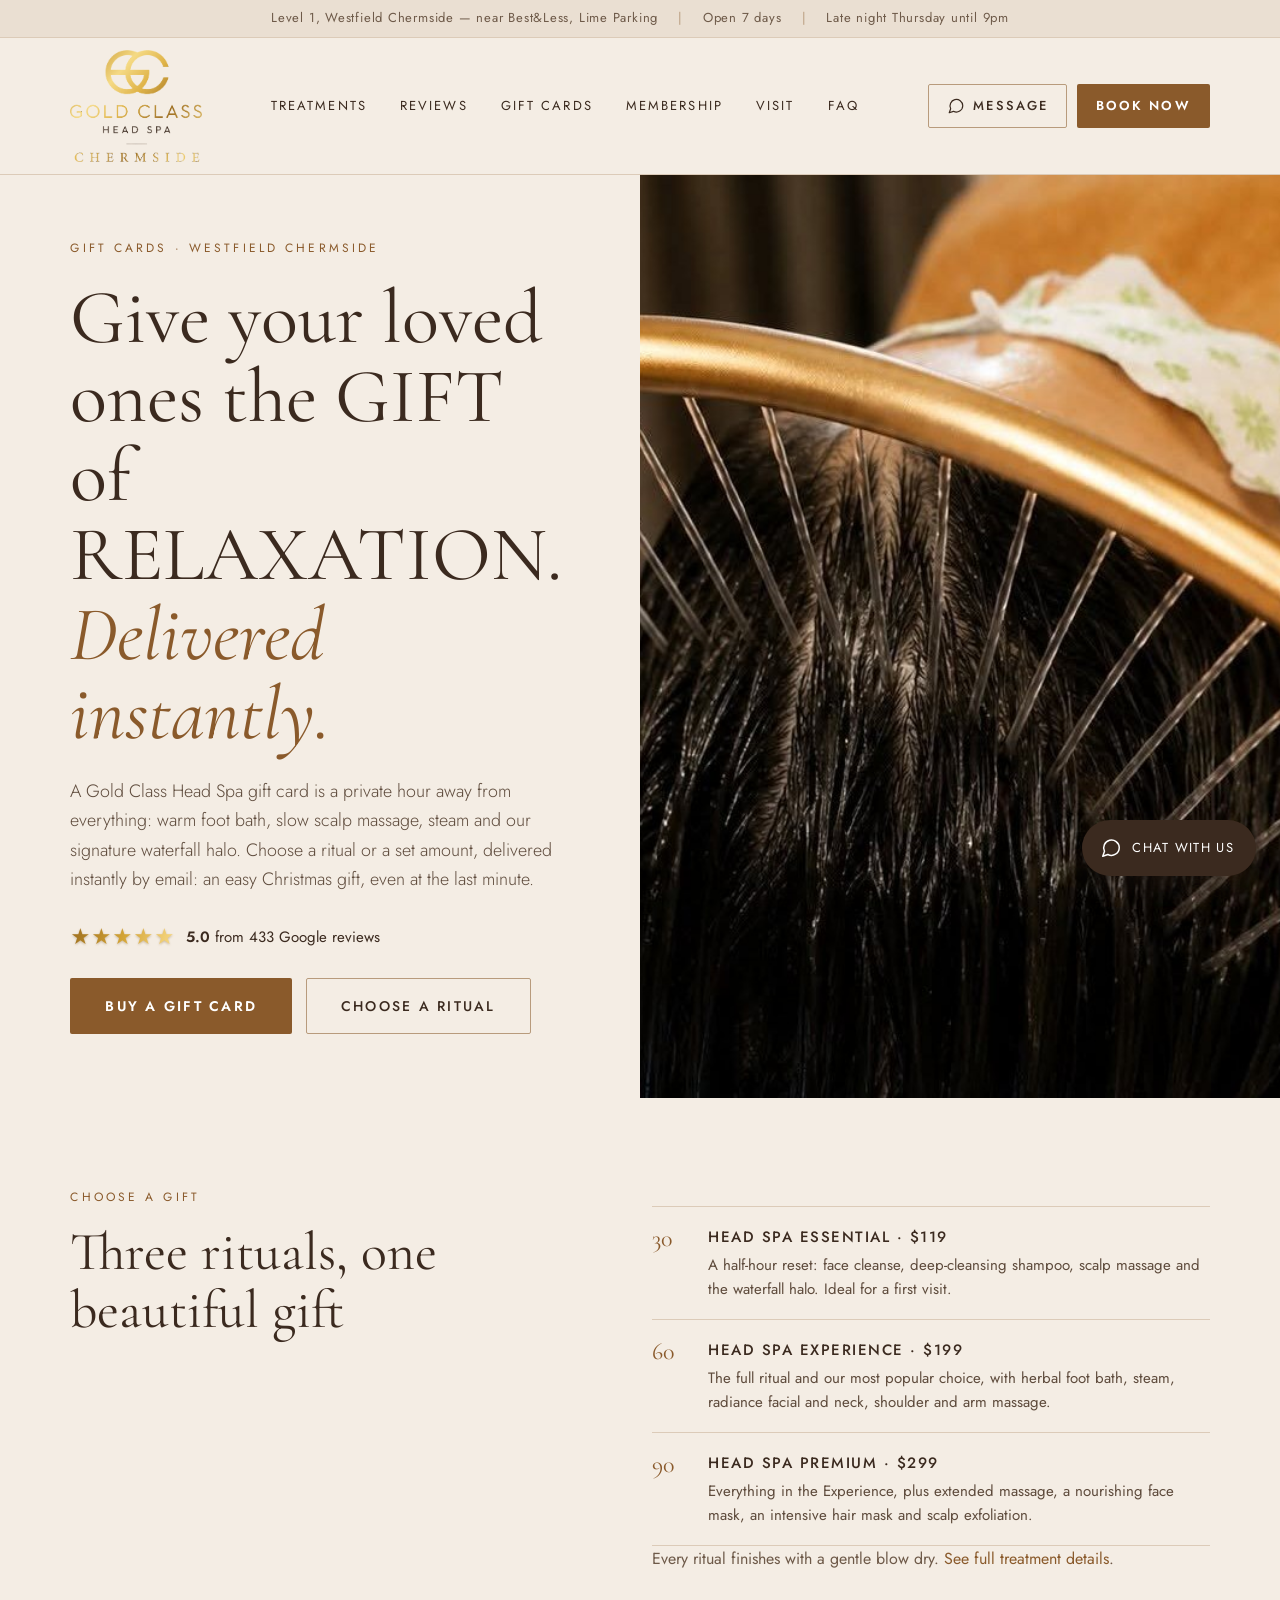
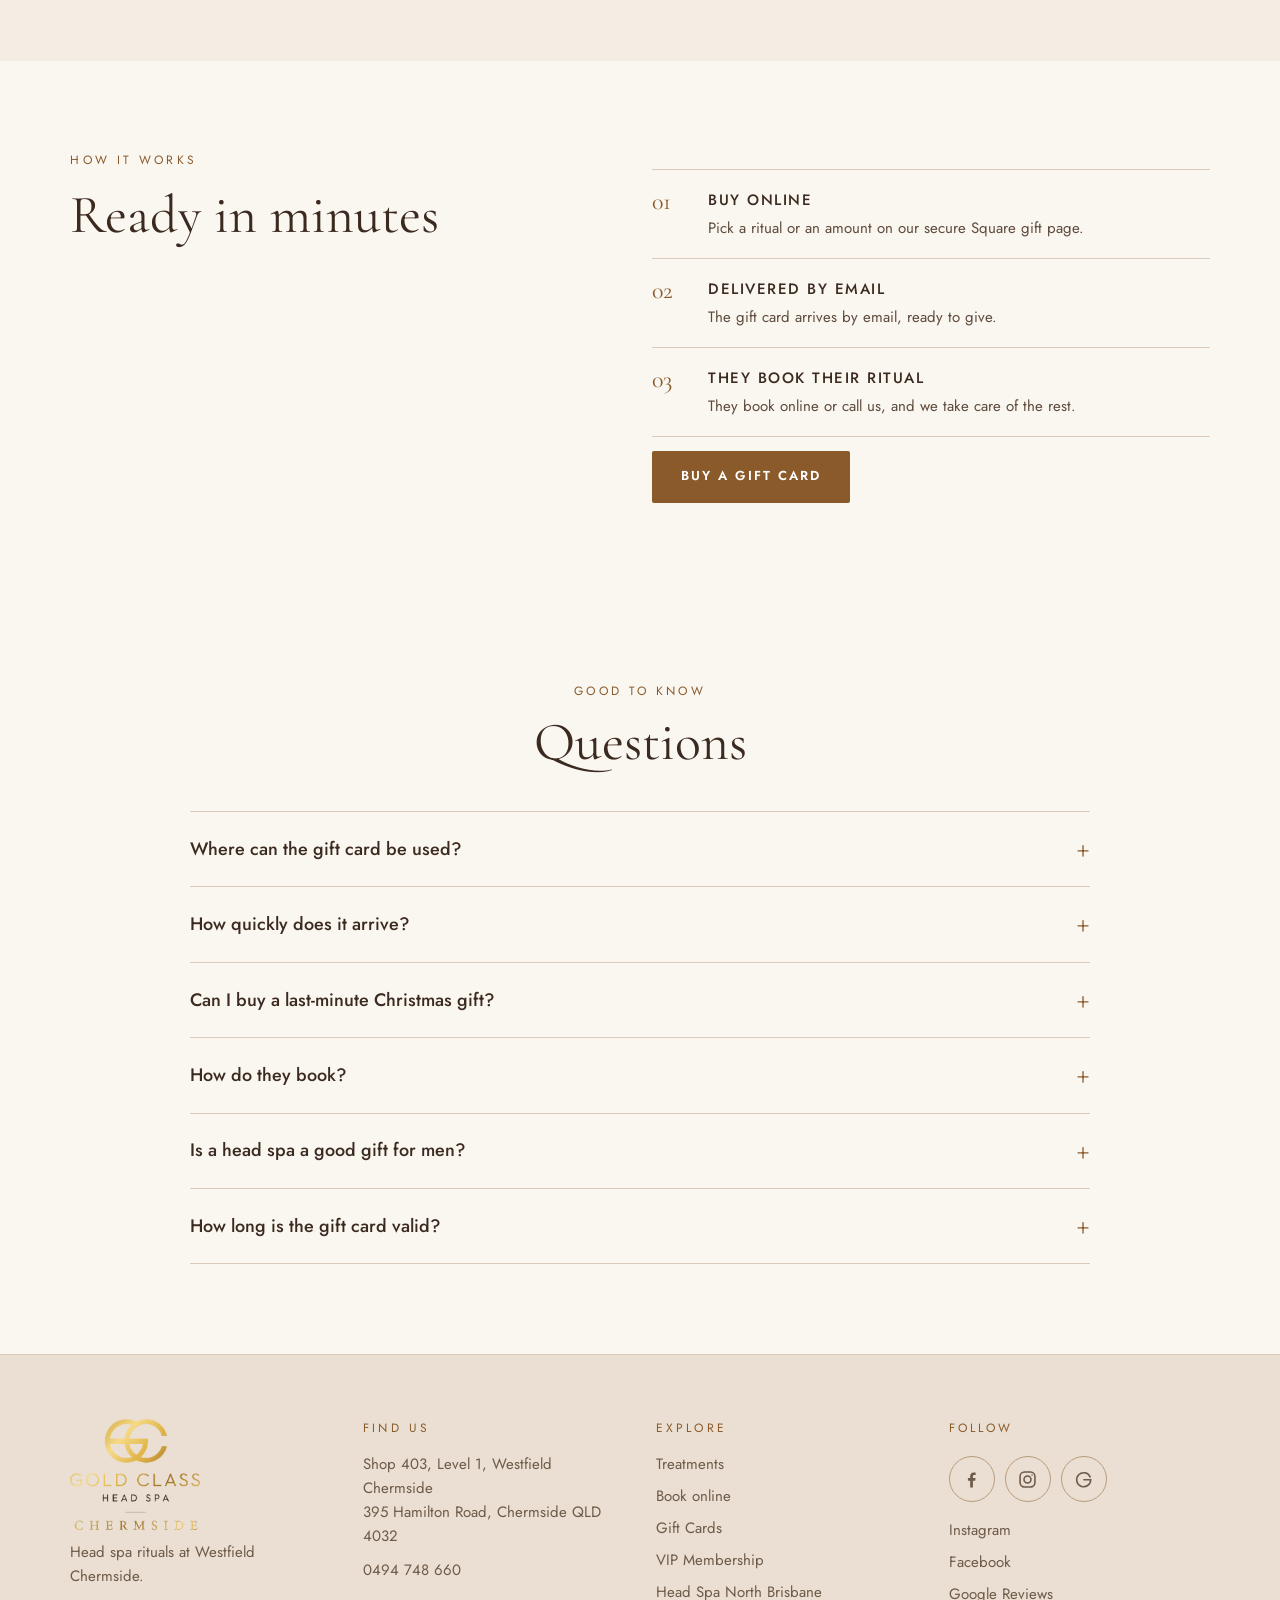
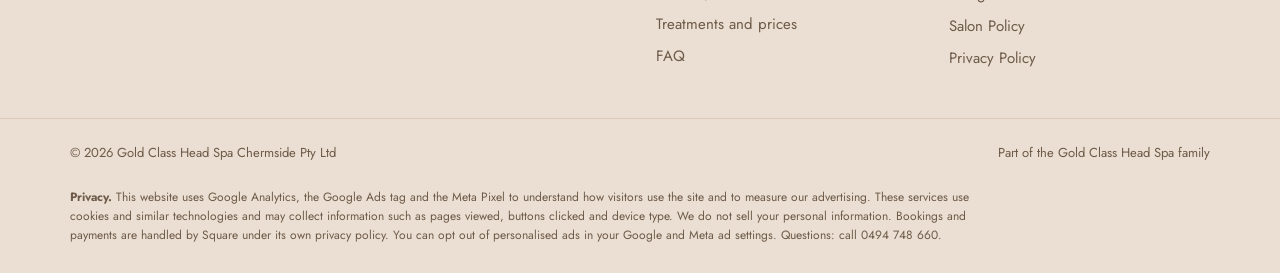
<file: gift-vouchers/index.html>
<!doctype html>
<html lang="en-AU">
<head>
<!-- Google tag (gtag.js) -->
<script async src="https://www.googletagmanager.com/gtag/js?id=G-C8R5T9P1HW"></script>
<!-- Meta Pixel -->
<script>
!function(f,b,e,v,n,t,s){if(f.fbq)return;n=f.fbq=function(){n.callMethod?
n.callMethod.apply(n,arguments):n.queue.push(arguments)};if(!f._fbq)f._fbq=n;
n.push=n;n.loaded=!0;n.version='2.0';n.queue=[];t=b.createElement(e);t.async=!0;
t.src=v;s=b.getElementsByTagName(e)[0];s.parentNode.insertBefore(t,s)}(window,
document,'script','https://connect.facebook.net/en_US/fbevents.js');
fbq('init', '1668977644659090');
fbq('track', 'PageView');
</script>
<noscript><img height="1" width="1" style="display:none" alt="" src="https://www.facebook.com/tr?id=1668977644659090&ev=PageView&noscript=1"></noscript>
<!-- End Meta Pixel -->
<script>
  window.dataLayer = window.dataLayer || [];
  function gtag(){dataLayer.push(arguments);}
  gtag('js', new Date());

  gtag('config', 'G-C8R5T9P1HW');
  gtag('config', 'AW-18352468442');
</script>
<meta charset="utf-8">
<meta name="viewport" content="width=device-width, initial-scale=1, viewport-fit=cover">
<title>Head Spa Gift Vouchers Brisbane | Christmas Spa Gift Cards</title>
<meta name="description" content="Head spa gift vouchers for Christmas and every occasion. Gold Class Head Spa eGift cards for Westfield Chermside, delivered instantly by email. From $119.">
<meta name="theme-color" content="#F4EDE4">
<link rel="icon" href="/favicon.ico" sizes="48x48">
<link rel="icon" type="image/png" sizes="192x192" href="/assets/img/favicon-192.png">
<link rel="apple-touch-icon" href="/assets/img/apple-touch-icon.png">
<meta property="og:type" content="website">
<meta property="og:title" content="Head Spa Gift Vouchers Brisbane | Gold Class Head Spa Chermside">
<meta property="og:description" content="Give your loved ones the gift of relaxation. Gold Class Head Spa gift cards for Westfield Chermside, delivered instantly by email. Choose a ritual from $119 or a set amount.">
<meta property="og:image" content="https://www.goldclassheadspachermside.com/assets/img/halo-card.jpg">
<meta property="og:url" content="https://www.goldclassheadspachermside.com/gift-vouchers/">
<meta property="og:locale" content="en_AU">
<link rel="canonical" href="https://www.goldclassheadspachermside.com/gift-vouchers/">
<link rel="preconnect" href="https://fonts.googleapis.com">
<link rel="preconnect" href="https://fonts.gstatic.com" crossorigin>
<link rel="stylesheet" href="https://fonts.googleapis.com/css2?family=Cormorant+Garamond:ital,wght@0,400;0,500;1,400&family=Jost:wght@300;400;500;600&display=swap">
<link rel="stylesheet" href="/assets/css/site.css?v=20261128">
<script type="application/ld+json">
[
 {
  "@context": "https://schema.org",
  "@type": "BreadcrumbList",
  "itemListElement": [
   {
    "@type": "ListItem",
    "position": 1,
    "name": "Home",
    "item": "https://www.goldclassheadspachermside.com/"
   },
   {
    "@type": "ListItem",
    "position": 2,
    "name": "Gift vouchers",
    "item": "https://www.goldclassheadspachermside.com/gift-vouchers/"
   }
  ]
 },
 {
  "@context": "https://schema.org",
  "@type": "FAQPage",
  "mainEntity": [
   {
    "@type": "Question",
    "name": "Where can the gift card be used?",
    "acceptedAnswer": {
     "@type": "Answer",
     "text": "At Gold Class Head Spa Chermside, Shop 403, Level 1, Westfield Chermside. It cannot be used at other Gold Class locations."
    }
   },
   {
    "@type": "Question",
    "name": "How quickly does it arrive?",
    "acceptedAnswer": {
     "@type": "Answer",
     "text": "Gift cards are delivered by email, so they work for last-minute gifts too."
    }
   },
   {
      "@type": "Question",
      "name": "Can I buy a last-minute Christmas gift?",
      "acceptedAnswer": {
        "@type": "Answer",
        "text": "Yes. Buy online and the eGift card is emailed straight away, so you can send it to them or print it, even on Christmas Eve."
      }
    },
    {
    "@type": "Question",
    "name": "How do they book?",
    "acceptedAnswer": {
     "@type": "Answer",
     "text": "They can book online or call 0494 748 660 and let us know they have a gift card."
    }
   },
   {
    "@type": "Question",
    "name": "Is a head spa a good gift for men?",
    "acceptedAnswer": {
     "@type": "Answer",
     "text": "Yes. Men and women both enjoy the head spa, and the 60-minute Experience is a popular gift for partners, dads and friends."
    }
   },
   {
    "@type": "Question",
    "name": "How long is the gift card valid?",
    "acceptedAnswer": {
     "@type": "Answer",
     "text": "Gold Class Head Spa Chermside gift cards are valid for three years from the date of purchase. The expiry date is shown on the gift card."
    }
   }
  ]
 }
]
</script>
</head>
<body>

<a class="skip" href="#main">Skip to content</a>

<div class="announce">
  <span><span class="hide-mobile">Level 1, Westfield Chermside — near Best&amp;Less, Lime Parking</span><span class="show-mobile">Level 1, Westfield Chermside · Lime Parking</span></span>
  <span class="announce-sep" aria-hidden="true">|</span>
  <span class="hide-mobile">Open 7 days</span>
  <span class="announce-sep hide-mobile" aria-hidden="true">|</span>
  <span><span class="show-mobile">Open 7 days · </span>Late night Thursday until 9pm</span>
</div>

<header class="site-header">
  <div class="container header-inner">
    <a class="brand" href="/" aria-label="Gold Class Head Spa Chermside home">
      <span class="logo-shine logo-shine-header"><img src="/assets/img/logo-chermside.png" alt="Gold Class Head Spa Chermside" width="131" height="112"></span>
    </a>
    <nav class="nav" id="nav" aria-label="Main">
      <a href="/#treatments">Treatments</a>
      <a href="/#reviews">Reviews</a>
      <a href="/#gifts">Gift Cards</a>
      <a href="/membership/">Membership</a>
      <a href="/#visit">Visit</a>
      <a href="/#faq">FAQ</a>
    </nav>
    <div class="header-actions">
      <a class="btn btn-outline btn-sm hide-mobile" href="https://www.facebook.com/goldclassheadspa.chermside/" target="_blank" rel="noopener">
        <svg class="ico" viewBox="0 0 24 24" aria-hidden="true"><path d="M21 11.5a8.5 8.5 0 0 1-12.4 7.6L3 21l1.9-5.4A8.5 8.5 0 1 1 21 11.5z"/></svg>Message
      </a>
      <a class="btn btn-solid btn-sm btn-glow" href="https://book.squareup.com/appointments/vua2hb0rjhnlym/location/L93RV1W2DN5CJ" target="_blank" rel="noopener">Book Now</a>
      <button class="menu-btn" id="menuBtn" type="button" aria-label="Open menu" aria-expanded="false" aria-controls="nav">
        <svg class="ico" viewBox="0 0 24 24" aria-hidden="true"><path d="M4 7h16M4 12h16M4 17h16"/></svg>
      </button>
    </div>
  </div>
</header>

<main id="main">

<section class="hero" id="top">
  <div class="hero-copy">
    <h1><span class="eyebrow h1-kicker">Gift cards · Westfield Chermside</span>Give your loved ones the GIFT of RELAXATION.<br><em>Delivered instantly.</em></h1>
    <p class="lead">A Gold Class Head Spa gift card is a private hour away from everything: warm foot bath, slow scalp massage, steam and our signature waterfall halo. Choose a ritual or a set amount, delivered instantly by email: an easy Christmas gift, even at the last minute.</p>
    <p class="rating-line"><span class="stars" aria-hidden="true">★★★★★</span><span><strong data-rating>5.0</strong> from <span data-review-count>433</span> Google reviews</span></p>
    <div class="hero-ctas">
      <a class="btn btn-solid btn-lg" href="https://app.squareup.com/gift/MLMH2T1G71P4T/order" target="_blank" rel="noopener">Buy a Gift Card</a>
      <a class="btn btn-outline btn-lg" href="#choose">Choose a ritual</a>
    </div>
  </div>
  <div class="hero-media">
    <img src="/assets/img/halo-card.jpg" alt="Guest relaxing under the waterfall halo, a Gold Class Head Spa gift" width="1023" height="1278" fetchpriority="high">
  </div>
</section>
<div id="choose"></div>
<section class="section section-nude">
  <div class="container split">
    <div class="split-left">
      <p class="eyebrow">Choose a gift</p>
      <h2 class="h-xl">Three rituals, one beautiful gift</h2>
    </div>
    <div class="split-right">
      <ol class="promise">
        <li><span>30</span><div><h3>Head Spa Essential · $119</h3><p>A half-hour reset: face cleanse, deep-cleansing shampoo, scalp massage and the waterfall halo. Ideal for a first visit.</p></div></li>
        <li><span>60</span><div><h3>Head Spa Experience · $199</h3><p>The full ritual and our most popular choice, with herbal foot bath, steam, radiance facial and neck, shoulder and arm massage.</p></div></li>
        <li><span>90</span><div><h3>Head Spa Premium · $299</h3><p>Everything in the Experience, plus extended massage, a nourishing face mask, an intensive hair mask and scalp exfoliation.</p></div></li>
      </ol>
      <p class="muted">Every ritual finishes with a gentle blow dry. <a href="/#treatments">See full treatment details</a>.</p>
    </div>
  </div>
</section>

<section class="section section-cream">
  <div class="container split">
    <div class="split-left">
      <p class="eyebrow">How it works</p>
      <h2 class="h-xl">Ready in minutes</h2>
    </div>
    <div class="split-right">
      <ol class="promise">
        <li><span>01</span><div><h3>Buy online</h3><p>Pick a ritual or an amount on our secure Square gift page.</p></div></li>
        <li><span>02</span><div><h3>Delivered by email</h3><p>The gift card arrives by email, ready to give.</p></div></li>
        <li><span>03</span><div><h3>They book their ritual</h3><p>They book online or call us, and we take care of the rest.</p></div></li>
      </ol>
      <div class="btn-row"><a class="btn btn-solid" href="https://app.squareup.com/gift/MLMH2T1G71P4T/order" target="_blank" rel="noopener">Buy a Gift Card</a></div>
    </div>
  </div>
</section>

<!-- FAQ -->
<section class="section section-cream" id="faq">
  <div class="container">
    <div class="center-head">
      <p class="eyebrow">Good to know</p>
      <h2 class="h-xl">Questions</h2>
    </div>
    <div class="faq">
      <div class="faq-panel">
        <details><summary>Where can the gift card be used?</summary><p>At Gold Class Head Spa Chermside, Shop 403, Level 1, Westfield Chermside. It cannot be used at other Gold Class locations.</p></details>
        <details><summary>How quickly does it arrive?</summary><p>Gift cards are delivered by email, so they work for last-minute gifts too.</p></details>
        <details><summary>Can I buy a last-minute Christmas gift?</summary><p>Yes. Buy online and the eGift card is emailed straight away, so you can send it to them or print it, even on Christmas Eve.</p></details>
        <details><summary>How do they book?</summary><p>They can book online or call 0494 748 660 and let us know they have a gift card.</p></details>
        <details><summary>Is a head spa a good gift for men?</summary><p>Yes. Men and women both enjoy the head spa, and the 60-minute Experience is a popular gift for partners, dads and friends.</p></details>
        <details><summary>How long is the gift card valid?</summary><p>Gold Class Head Spa Chermside gift cards are valid for three years from the date of purchase. The expiry date is shown on the gift card.</p></details>
      </div>
    </div>
  </div>
</section>

</main>

<footer class="site-footer">
  <div class="container footer-grid">
    <div class="footer-brand">
      <span class="logo-shine logo-shine-footer"><img src="/assets/img/logo-chermside.png" alt="Gold Class Head Spa Chermside" width="130" height="111" loading="lazy"></span>
      <p>Head spa rituals at Westfield Chermside.</p>
    </div>
    <div>
      <p class="eyebrow">Find us</p>
      <p>Shop 403, Level 1, Westfield Chermside<br>395 Hamilton Road, Chermside QLD 4032</p>
      <p><a href="tel:0494748660">0494 748 660</a></p>
    </div>
    <div>
      <p class="eyebrow">Explore</p>
      <ul><li><a href="/#treatments">Treatments</a></li><li><a href="https://book.squareup.com/appointments/vua2hb0rjhnlym/location/L93RV1W2DN5CJ" target="_blank" rel="noopener">Book online</a></li><li><a href="/gift-vouchers/">Gift Cards</a></li><li><a href="/membership/">VIP Membership</a></li><li><a href="/head-spa-north-brisbane/">Head Spa North Brisbane</a></li><li><a href="/treatments/">Treatments and prices</a></li><li><a href="/#faq">FAQ</a></li></ul>
    </div>
    <div>
      <p class="eyebrow">Follow</p>
      <div class="socials">
        <a class="soc" href="https://www.facebook.com/goldclassheadspa.chermside/" target="_blank" rel="noopener" aria-label="Gold Class Head Spa Chermside on Facebook"><svg viewBox="0 0 24 24" aria-hidden="true" class="soc-ico soc-fill"><path d="M13.6 21v-7.6h2.6l.4-3.1h-3V8.4c0-.9.3-1.5 1.5-1.5h1.6V4.1c-.3 0-1.2-.1-2.3-.1-2.3 0-3.9 1.4-3.9 4v2.3H7.9v3.1h2.6V21h3.1z"/></svg></a>
        <a class="soc" href="https://www.instagram.com/goldclassheadspa.chermside/" target="_blank" rel="noopener" aria-label="Gold Class Head Spa Chermside on Instagram"><svg viewBox="0 0 24 24" aria-hidden="true" class="soc-ico soc-stroke"><rect x="3.5" y="3.5" width="17" height="17" rx="5"/><circle cx="12" cy="12" r="4"/><circle cx="17.2" cy="6.8" r="0.9" class="soc-dot"/></svg></a>
        <a class="soc" href="https://www.google.com/maps/search/?api=1&amp;query=Gold+Class+Head+Spa+Chermside" target="_blank" rel="noopener" aria-label="Gold Class Head Spa Chermside on Google"><svg viewBox="0 0 24 24" aria-hidden="true" class="soc-ico soc-stroke"><path d="M20.2 12.2H12.4"/><path d="M19.6 9.2A8 8 0 1 0 20.2 12.2"/></svg></a>
      </div>
      <ul><li><a href="https://www.instagram.com/goldclassheadspa.chermside/" target="_blank" rel="noopener">Instagram</a></li><li><a href="https://www.facebook.com/goldclassheadspa.chermside/" target="_blank" rel="noopener">Facebook</a></li><li><a href="https://www.google.com/maps/search/?api=1&amp;query=Gold+Class+Head+Spa+Chermside" target="_blank" rel="noopener">Google Reviews</a></li><li><a href="#">Salon Policy</a></li><li><a href="/#privacy">Privacy Policy</a></li></ul>
    </div>
  </div>
  <div class="container footer-base">
    <span>© <span id="year">2026</span> Gold Class Head Spa Chermside Pty Ltd</span>
    <span>Part of the Gold Class Head Spa family</span>
  </div>
  <div class="container footer-privacy" id="privacy">
    <p><strong>Privacy.</strong> This website uses Google Analytics, the Google Ads tag and the Meta Pixel to understand how visitors use the site and to measure our advertising. These services use cookies and similar technologies and may collect information such as pages viewed, buttons clicked and device type. We do not sell your personal information. Bookings and payments are handled by Square under its own privacy policy. You can opt out of personalised ads in your Google and Meta ad settings. Questions: call 0494 748 660.</p>
  </div>
</footer>

<!-- Desktop floating chat -->
<a class="float-chat" href="https://www.facebook.com/goldclassheadspa.chermside/" target="_blank" rel="noopener" aria-label="Chat with us on Facebook Messenger">
  <svg class="ico" viewBox="0 0 24 24" aria-hidden="true"><path d="M21 11.5a8.5 8.5 0 0 1-12.4 7.6L3 21l1.9-5.4A8.5 8.5 0 1 1 21 11.5z"/></svg>Chat with us
</a>

<!-- Mobile sticky bar -->
<div class="sticky-bar">
  <a class="icon-btn" href="tel:0494748660" aria-label="Call Gold Class Head Spa Chermside"><svg class="ico" viewBox="0 0 24 24" aria-hidden="true"><path d="M5 4h4l2 5-2.5 1.5a11 11 0 0 0 5 5L15 13l5 2v4a2 2 0 0 1-2 2A16 16 0 0 1 3 6a2 2 0 0 1 2-2"/></svg></a>
  <a class="icon-btn" href="https://www.facebook.com/goldclassheadspa.chermside/" target="_blank" rel="noopener" aria-label="Message us on Facebook"><svg class="ico" viewBox="0 0 24 24" aria-hidden="true"><path d="M21 11.5a8.5 8.5 0 0 1-12.4 7.6L3 21l1.9-5.4A8.5 8.5 0 1 1 21 11.5z"/></svg></a>
  <a class="btn btn-solid btn-glow" href="https://book.squareup.com/appointments/vua2hb0rjhnlym/location/L93RV1W2DN5CJ" target="_blank" rel="noopener">Book Now</a>
</div>

<script src="/assets/js/site.js?v=20261128" defer></script>
</body>
</html>
</file>
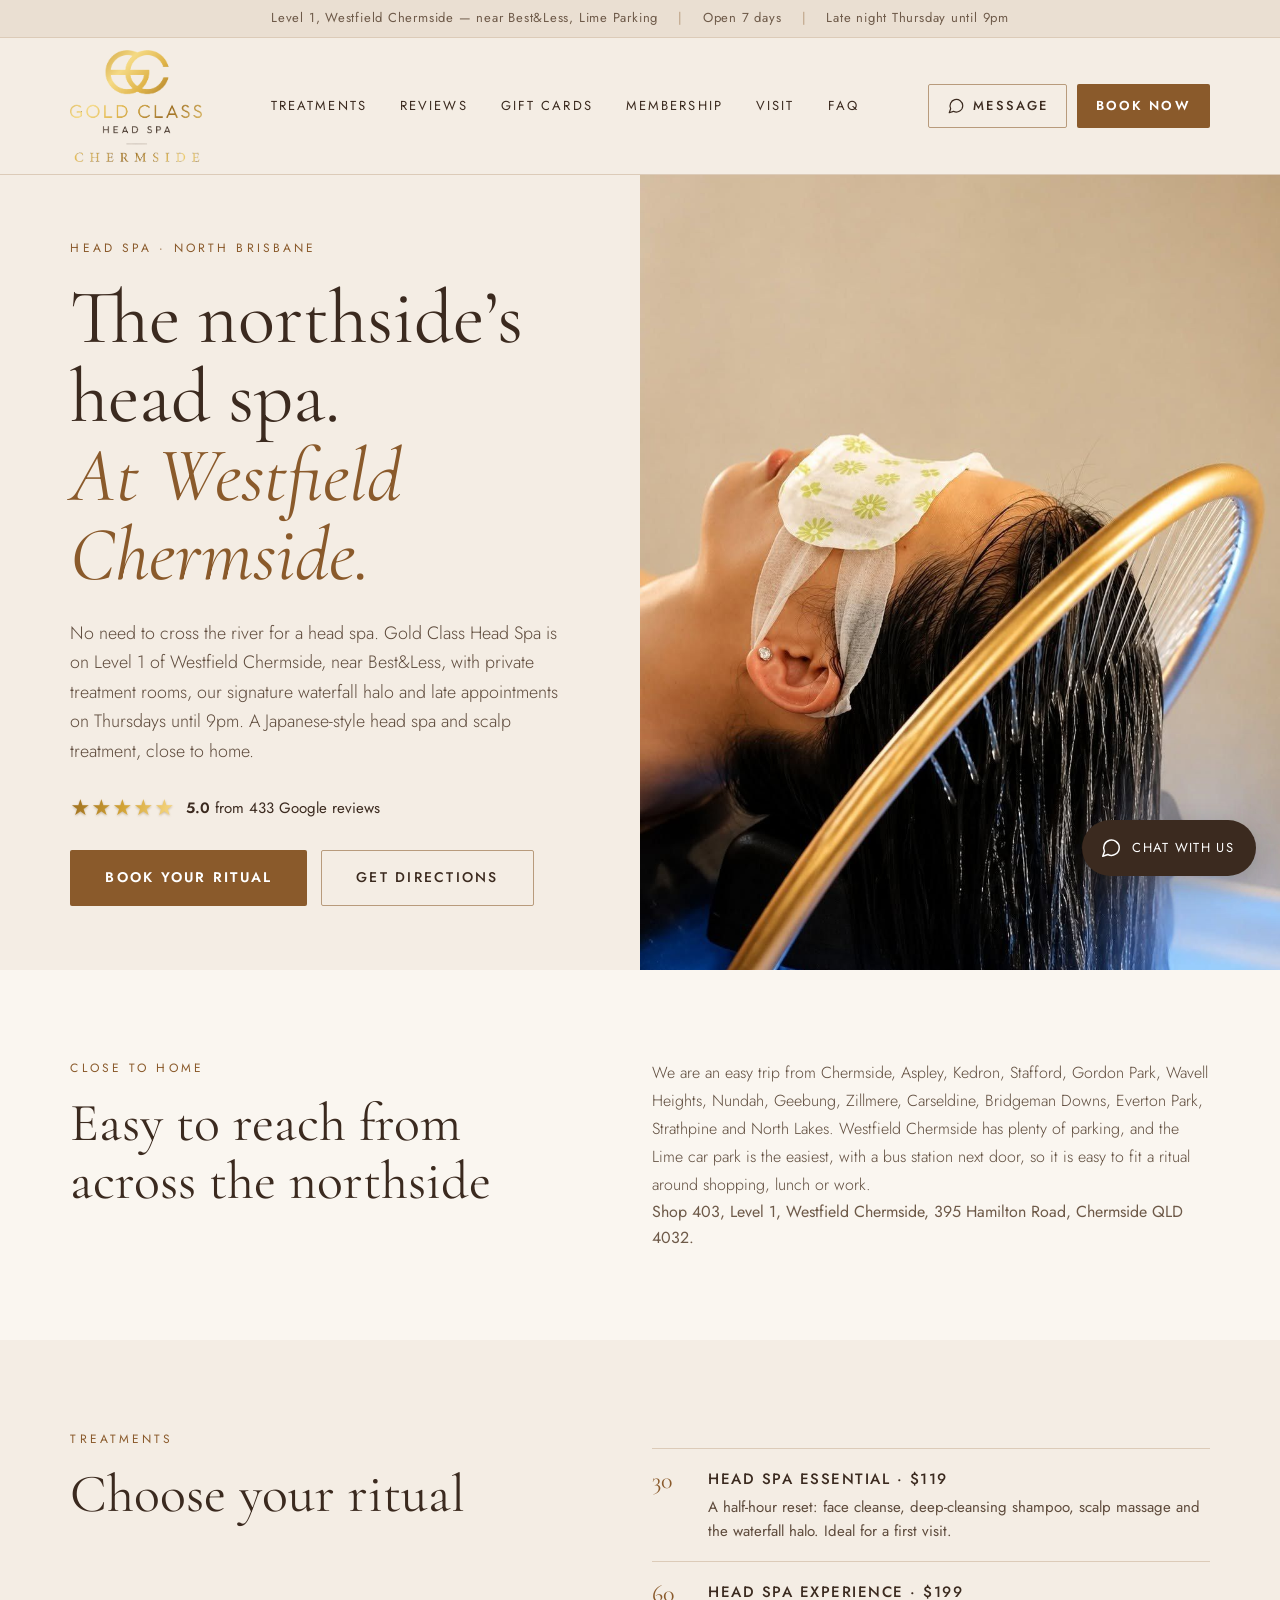
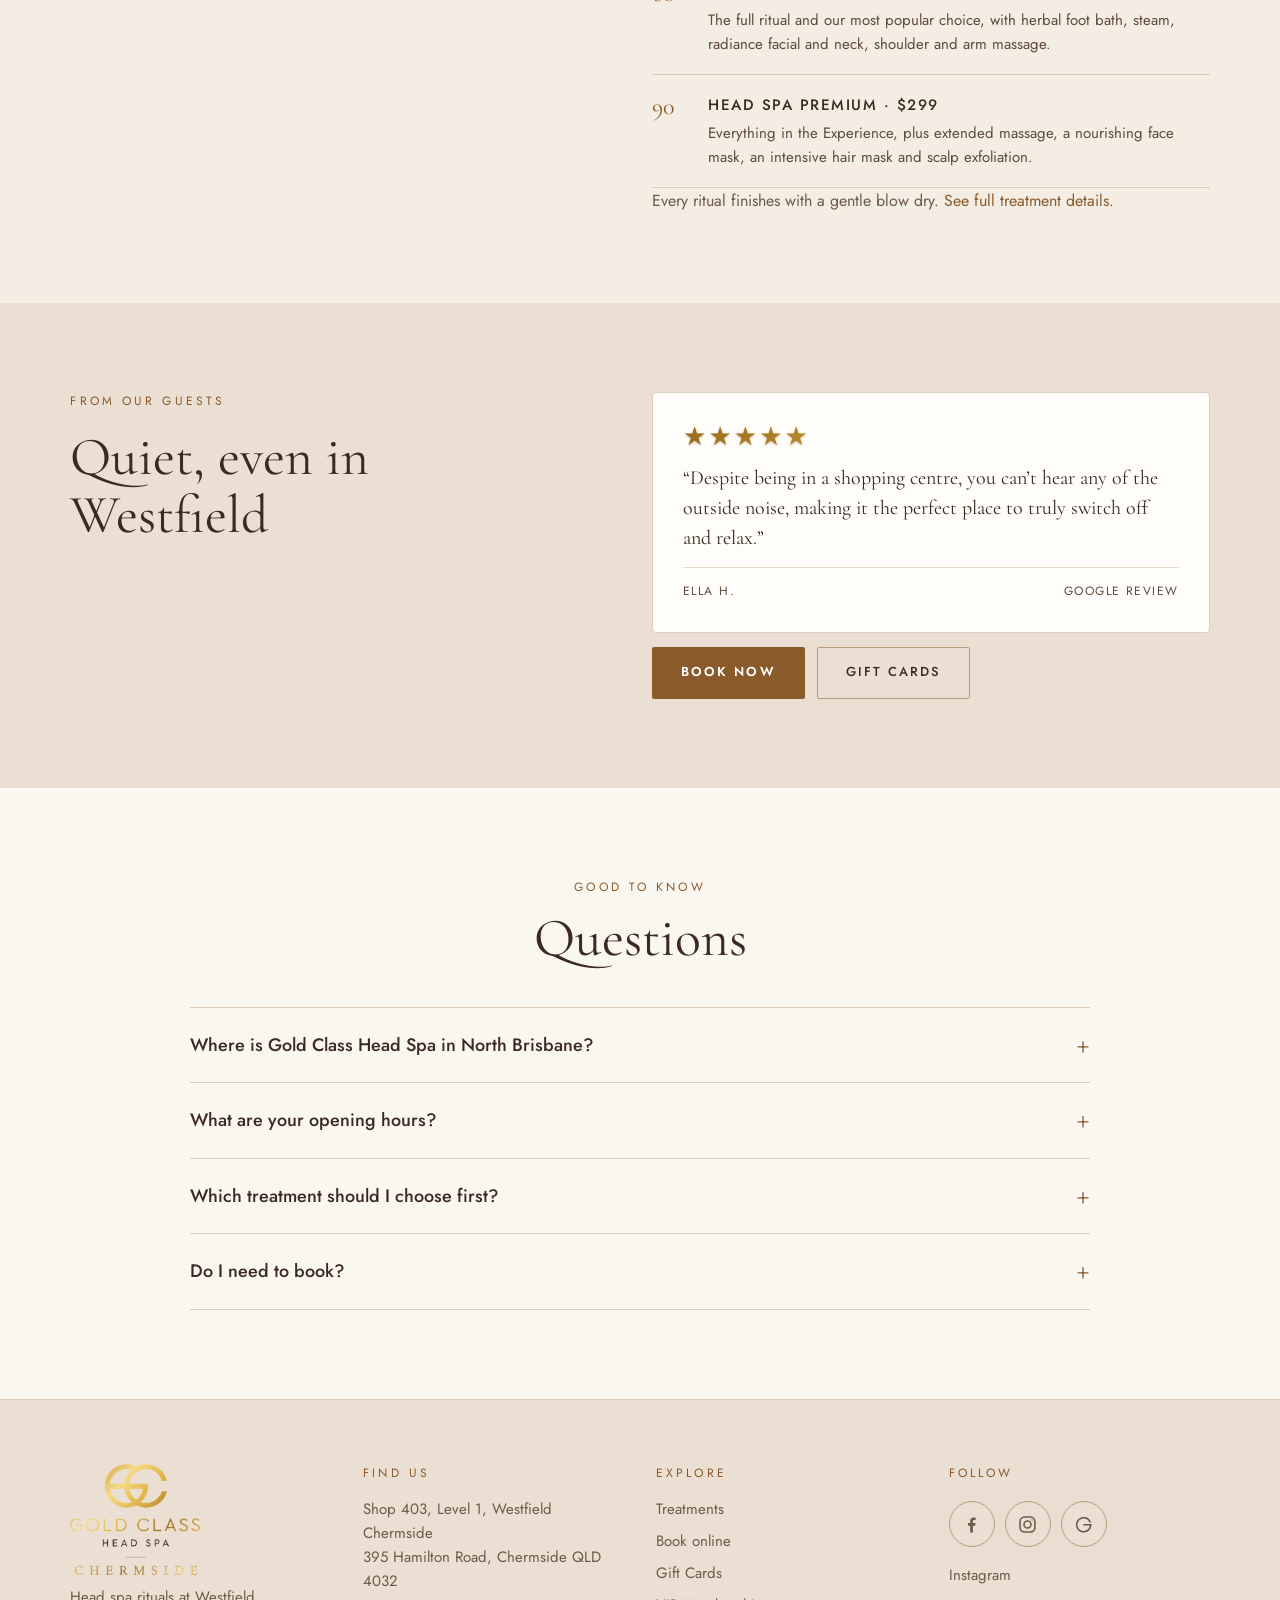
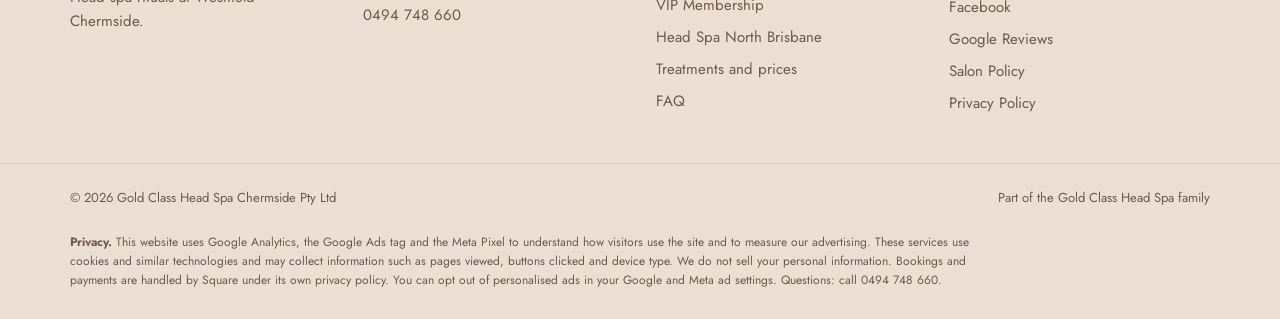
<file: head-spa-north-brisbane/index.html>
<!doctype html>
<html lang="en-AU">
<head>
<!-- Google tag (gtag.js) -->
<script async src="https://www.googletagmanager.com/gtag/js?id=G-C8R5T9P1HW"></script>
<!-- Meta Pixel -->
<script>
!function(f,b,e,v,n,t,s){if(f.fbq)return;n=f.fbq=function(){n.callMethod?
n.callMethod.apply(n,arguments):n.queue.push(arguments)};if(!f._fbq)f._fbq=n;
n.push=n;n.loaded=!0;n.version='2.0';n.queue=[];t=b.createElement(e);t.async=!0;
t.src=v;s=b.getElementsByTagName(e)[0];s.parentNode.insertBefore(t,s)}(window,
document,'script','https://connect.facebook.net/en_US/fbevents.js');
fbq('init', '1668977644659090');
fbq('track', 'PageView');
</script>
<noscript><img height="1" width="1" style="display:none" alt="" src="https://www.facebook.com/tr?id=1668977644659090&ev=PageView&noscript=1"></noscript>
<!-- End Meta Pixel -->
<script>
  window.dataLayer = window.dataLayer || [];
  function gtag(){dataLayer.push(arguments);}
  gtag('js', new Date());

  gtag('config', 'G-C8R5T9P1HW');
  gtag('config', 'AW-18352468442');
</script>
<meta charset="utf-8">
<meta name="viewport" content="width=device-width, initial-scale=1, viewport-fit=cover">
<title>Head Spa North Brisbane | Gold Class Head Spa Chermside</title>
<meta name="description" content="Luxury head spa on Brisbane’s northside at Westfield Chermside. Private rooms, signature waterfall halo, 30–90 minute rituals from $119. 5.0 stars from 433 Google reviews.">
<meta name="theme-color" content="#F4EDE4">
<link rel="icon" href="/favicon.ico" sizes="48x48">
<link rel="icon" type="image/png" sizes="192x192" href="/assets/img/favicon-192.png">
<link rel="apple-touch-icon" href="/assets/img/apple-touch-icon.png">
<meta property="og:type" content="website">
<meta property="og:title" content="Head Spa North Brisbane | Gold Class Head Spa Chermside">
<meta property="og:description" content="Luxury head spa on Brisbane’s northside at Westfield Chermside. Private rooms, signature waterfall halo, 30–90 minute rituals from $119. 5.0 stars from 433 Google reviews.">
<meta property="og:image" content="https://www.goldclassheadspachermside.com/assets/img/og.jpg">
<meta property="og:url" content="https://www.goldclassheadspachermside.com/head-spa-north-brisbane/">
<meta property="og:locale" content="en_AU">
<link rel="canonical" href="https://www.goldclassheadspachermside.com/head-spa-north-brisbane/">
<link rel="preconnect" href="https://fonts.googleapis.com">
<link rel="preconnect" href="https://fonts.gstatic.com" crossorigin>
<link rel="stylesheet" href="https://fonts.googleapis.com/css2?family=Cormorant+Garamond:ital,wght@0,400;0,500;1,400&family=Jost:wght@300;400;500;600&display=swap">
<link rel="stylesheet" href="/assets/css/site.css?v=20261128">
<script type="application/ld+json">
[
 {
  "@context": "https://schema.org",
  "@type": "BreadcrumbList",
  "itemListElement": [
   {
    "@type": "ListItem",
    "position": 1,
    "name": "Home",
    "item": "https://www.goldclassheadspachermside.com/"
   },
   {
    "@type": "ListItem",
    "position": 2,
    "name": "Head spa North Brisbane",
    "item": "https://www.goldclassheadspachermside.com/head-spa-north-brisbane/"
   }
  ]
 },
 {
  "@context": "https://schema.org",
  "@type": "FAQPage",
  "mainEntity": [
   {
    "@type": "Question",
    "name": "Where is Gold Class Head Spa in North Brisbane?",
    "acceptedAnswer": {
     "@type": "Answer",
     "text": "Shop 403, Level 1, Westfield Chermside, 395 Hamilton Road, Chermside, near Best&Less."
    }
   },
   {
    "@type": "Question",
    "name": "What are your opening hours?",
    "acceptedAnswer": {
     "@type": "Answer",
     "text": "Monday to Wednesday 9am to 5:30pm, Thursday 9am to 9pm, Friday 9am to 5:30pm, Saturday 9am to 5pm and Sunday 10am to 4pm."
    }
   },
   {
    "@type": "Question",
    "name": "Which treatment should I choose first?",
    "acceptedAnswer": {
     "@type": "Answer",
     "text": "For a first visit, the 30-minute Essential ($119) is a quick introduction. For the full ritual, choose the 60-minute Experience ($199)."
    }
   },
   {
    "@type": "Question",
    "name": "Do I need to book?",
    "acceptedAnswer": {
     "@type": "Answer",
     "text": "We welcome walk-ins when a room is free, but booking ahead is the best way to get your preferred time."
    }
   }
  ]
 }
]
</script>
</head>
<body>

<a class="skip" href="#main">Skip to content</a>

<div class="announce">
  <span><span class="hide-mobile">Level 1, Westfield Chermside — near Best&amp;Less, Lime Parking</span><span class="show-mobile">Level 1, Westfield Chermside · Lime Parking</span></span>
  <span class="announce-sep" aria-hidden="true">|</span>
  <span class="hide-mobile">Open 7 days</span>
  <span class="announce-sep hide-mobile" aria-hidden="true">|</span>
  <span><span class="show-mobile">Open 7 days · </span>Late night Thursday until 9pm</span>
</div>

<header class="site-header">
  <div class="container header-inner">
    <a class="brand" href="/" aria-label="Gold Class Head Spa Chermside home">
      <span class="logo-shine logo-shine-header"><img src="/assets/img/logo-chermside.png" alt="Gold Class Head Spa Chermside" width="131" height="112"></span>
    </a>
    <nav class="nav" id="nav" aria-label="Main">
      <a href="/#treatments">Treatments</a>
      <a href="/#reviews">Reviews</a>
      <a href="/#gifts">Gift Cards</a>
      <a href="/membership/">Membership</a>
      <a href="/#visit">Visit</a>
      <a href="/#faq">FAQ</a>
    </nav>
    <div class="header-actions">
      <a class="btn btn-outline btn-sm hide-mobile" href="https://www.facebook.com/goldclassheadspa.chermside/" target="_blank" rel="noopener">
        <svg class="ico" viewBox="0 0 24 24" aria-hidden="true"><path d="M21 11.5a8.5 8.5 0 0 1-12.4 7.6L3 21l1.9-5.4A8.5 8.5 0 1 1 21 11.5z"/></svg>Message
      </a>
      <a class="btn btn-solid btn-sm btn-glow" href="https://book.squareup.com/appointments/vua2hb0rjhnlym/location/L93RV1W2DN5CJ" target="_blank" rel="noopener">Book Now</a>
      <button class="menu-btn" id="menuBtn" type="button" aria-label="Open menu" aria-expanded="false" aria-controls="nav">
        <svg class="ico" viewBox="0 0 24 24" aria-hidden="true"><path d="M4 7h16M4 12h16M4 17h16"/></svg>
      </button>
    </div>
  </div>
</header>

<main id="main">

<section class="hero" id="top">
  <div class="hero-copy">
    <h1><span class="eyebrow h1-kicker">Head Spa · North Brisbane</span>The northside’s head spa.<br><em>At Westfield Chermside.</em></h1>
    <p class="lead">No need to cross the river for a head spa. Gold Class Head Spa is on Level 1 of Westfield Chermside, near Best&amp;Less, with private treatment rooms, our signature waterfall halo and late appointments on Thursdays until 9pm. A Japanese-style head spa and scalp treatment, close to home.</p>
    <p class="rating-line"><span class="stars" aria-hidden="true">★★★★★</span><span><strong data-rating>5.0</strong> from <span data-review-count>433</span> Google reviews</span></p>
    <div class="hero-ctas">
      <a class="btn btn-solid btn-lg" href="https://book.squareup.com/appointments/vua2hb0rjhnlym/location/L93RV1W2DN5CJ" target="_blank" rel="noopener">Book Your Ritual</a>
      <a class="btn btn-outline btn-lg" href="https://maps.google.com/?q=Gold+Class+Head+Spa+Westfield+Chermside" target="_blank" rel="noopener">Get Directions</a>
    </div>
  </div>
  <div class="hero-media">
    <img src="/assets/img/hero-halo.jpg" alt="Guest relaxing under the waterfall halo at Gold Class Head Spa Chermside, North Brisbane" width="1023" height="1278" fetchpriority="high">
  </div>
</section>

<section class="section section-cream">
  <div class="container split">
    <div class="split-left">
      <p class="eyebrow">Close to home</p>
      <h2 class="h-xl">Easy to reach from across the northside</h2>
    </div>
    <div class="split-right">
      <p class="body-lg">We are an easy trip from Chermside, Aspley, Kedron, Stafford, Gordon Park, Wavell Heights, Nundah, Geebung, Zillmere, Carseldine, Bridgeman Downs, Everton Park, Strathpine and North Lakes. Westfield Chermside has plenty of parking, and the Lime car park is the easiest, with a bus station next door, so it is easy to fit a ritual around shopping, lunch or work.</p>
      <p class="muted">Shop 403, Level 1, Westfield Chermside, 395 Hamilton Road, Chermside QLD 4032.</p>
    </div>
  </div>
</section>
<section class="section section-nude">
  <div class="container split">
    <div class="split-left">
      <p class="eyebrow">Treatments</p>
      <h2 class="h-xl">Choose your ritual</h2>
    </div>
    <div class="split-right">
      <ol class="promise">
        <li><span>30</span><div><h3>Head Spa Essential · $119</h3><p>A half-hour reset: face cleanse, deep-cleansing shampoo, scalp massage and the waterfall halo. Ideal for a first visit.</p></div></li>
        <li><span>60</span><div><h3>Head Spa Experience · $199</h3><p>The full ritual and our most popular choice, with herbal foot bath, steam, radiance facial and neck, shoulder and arm massage.</p></div></li>
        <li><span>90</span><div><h3>Head Spa Premium · $299</h3><p>Everything in the Experience, plus extended massage, a nourishing face mask, an intensive hair mask and scalp exfoliation.</p></div></li>
      </ol>
      <p class="muted">Every ritual finishes with a gentle blow dry. <a href="/#treatments">See full treatment details</a>.</p>
    </div>
  </div>
</section>

<section class="section section-sand">
  <div class="container split">
    <div class="split-left">
      <p class="eyebrow">From our guests</p>
      <h2 class="h-xl">Quiet, even in Westfield</h2>
    </div>
    <div class="split-right">
      <figure class="review"><span class="stars stars-lg" role="img" aria-label="5 out of 5 stars">★★★★★</span><blockquote>“Despite being in a shopping centre, you can’t hear any of the outside noise, making it the perfect place to truly switch off and relax.”</blockquote><figcaption><span>Ella H.</span><span>Google review</span></figcaption></figure>
      <div class="btn-row"><a class="btn btn-solid" href="https://book.squareup.com/appointments/vua2hb0rjhnlym/location/L93RV1W2DN5CJ" target="_blank" rel="noopener">Book Now</a><a class="btn btn-outline" href="/gift-vouchers/">Gift Cards</a></div>
    </div>
  </div>
</section>

<!-- FAQ -->
<section class="section section-cream" id="faq">
  <div class="container">
    <div class="center-head">
      <p class="eyebrow">Good to know</p>
      <h2 class="h-xl">Questions</h2>
    </div>
    <div class="faq">
      <div class="faq-panel">
        <details><summary>Where is Gold Class Head Spa in North Brisbane?</summary><p>Shop 403, Level 1, Westfield Chermside, 395 Hamilton Road, Chermside, near Best&Less.</p></details>
        <details><summary>What are your opening hours?</summary><p>Monday to Wednesday 9am to 5:30pm, Thursday 9am to 9pm, Friday 9am to 5:30pm, Saturday 9am to 5pm and Sunday 10am to 4pm.</p></details>
        <details><summary>Which treatment should I choose first?</summary><p>For a first visit, the 30-minute Essential ($119) is a quick introduction. For the full ritual, choose the 60-minute Experience ($199).</p></details>
        <details><summary>Do I need to book?</summary><p>We welcome walk-ins when a room is free, but booking ahead is the best way to get your preferred time.</p></details>
      </div>
    </div>
  </div>
</section>

</main>

<footer class="site-footer">
  <div class="container footer-grid">
    <div class="footer-brand">
      <span class="logo-shine logo-shine-footer"><img src="/assets/img/logo-chermside.png" alt="Gold Class Head Spa Chermside" width="130" height="111" loading="lazy"></span>
      <p>Head spa rituals at Westfield Chermside.</p>
    </div>
    <div>
      <p class="eyebrow">Find us</p>
      <p>Shop 403, Level 1, Westfield Chermside<br>395 Hamilton Road, Chermside QLD 4032</p>
      <p><a href="tel:0494748660">0494 748 660</a></p>
    </div>
    <div>
      <p class="eyebrow">Explore</p>
      <ul><li><a href="/#treatments">Treatments</a></li><li><a href="https://book.squareup.com/appointments/vua2hb0rjhnlym/location/L93RV1W2DN5CJ" target="_blank" rel="noopener">Book online</a></li><li><a href="/gift-vouchers/">Gift Cards</a></li><li><a href="/membership/">VIP Membership</a></li><li><a href="/head-spa-north-brisbane/">Head Spa North Brisbane</a></li><li><a href="/treatments/">Treatments and prices</a></li><li><a href="/#faq">FAQ</a></li></ul>
    </div>
    <div>
      <p class="eyebrow">Follow</p>
      <div class="socials">
        <a class="soc" href="https://www.facebook.com/goldclassheadspa.chermside/" target="_blank" rel="noopener" aria-label="Gold Class Head Spa Chermside on Facebook"><svg viewBox="0 0 24 24" aria-hidden="true" class="soc-ico soc-fill"><path d="M13.6 21v-7.6h2.6l.4-3.1h-3V8.4c0-.9.3-1.5 1.5-1.5h1.6V4.1c-.3 0-1.2-.1-2.3-.1-2.3 0-3.9 1.4-3.9 4v2.3H7.9v3.1h2.6V21h3.1z"/></svg></a>
        <a class="soc" href="https://www.instagram.com/goldclassheadspa.chermside/" target="_blank" rel="noopener" aria-label="Gold Class Head Spa Chermside on Instagram"><svg viewBox="0 0 24 24" aria-hidden="true" class="soc-ico soc-stroke"><rect x="3.5" y="3.5" width="17" height="17" rx="5"/><circle cx="12" cy="12" r="4"/><circle cx="17.2" cy="6.8" r="0.9" class="soc-dot"/></svg></a>
        <a class="soc" href="https://www.google.com/maps/search/?api=1&amp;query=Gold+Class+Head+Spa+Chermside" target="_blank" rel="noopener" aria-label="Gold Class Head Spa Chermside on Google"><svg viewBox="0 0 24 24" aria-hidden="true" class="soc-ico soc-stroke"><path d="M20.2 12.2H12.4"/><path d="M19.6 9.2A8 8 0 1 0 20.2 12.2"/></svg></a>
      </div>
      <ul><li><a href="https://www.instagram.com/goldclassheadspa.chermside/" target="_blank" rel="noopener">Instagram</a></li><li><a href="https://www.facebook.com/goldclassheadspa.chermside/" target="_blank" rel="noopener">Facebook</a></li><li><a href="https://www.google.com/maps/search/?api=1&amp;query=Gold+Class+Head+Spa+Chermside" target="_blank" rel="noopener">Google Reviews</a></li><li><a href="#">Salon Policy</a></li><li><a href="/#privacy">Privacy Policy</a></li></ul>
    </div>
  </div>
  <div class="container footer-base">
    <span>© <span id="year">2026</span> Gold Class Head Spa Chermside Pty Ltd</span>
    <span>Part of the Gold Class Head Spa family</span>
  </div>
  <div class="container footer-privacy" id="privacy">
    <p><strong>Privacy.</strong> This website uses Google Analytics, the Google Ads tag and the Meta Pixel to understand how visitors use the site and to measure our advertising. These services use cookies and similar technologies and may collect information such as pages viewed, buttons clicked and device type. We do not sell your personal information. Bookings and payments are handled by Square under its own privacy policy. You can opt out of personalised ads in your Google and Meta ad settings. Questions: call 0494 748 660.</p>
  </div>
</footer>

<!-- Desktop floating chat -->
<a class="float-chat" href="https://www.facebook.com/goldclassheadspa.chermside/" target="_blank" rel="noopener" aria-label="Chat with us on Facebook Messenger">
  <svg class="ico" viewBox="0 0 24 24" aria-hidden="true"><path d="M21 11.5a8.5 8.5 0 0 1-12.4 7.6L3 21l1.9-5.4A8.5 8.5 0 1 1 21 11.5z"/></svg>Chat with us
</a>

<!-- Mobile sticky bar -->
<div class="sticky-bar">
  <a class="icon-btn" href="tel:0494748660" aria-label="Call Gold Class Head Spa Chermside"><svg class="ico" viewBox="0 0 24 24" aria-hidden="true"><path d="M5 4h4l2 5-2.5 1.5a11 11 0 0 0 5 5L15 13l5 2v4a2 2 0 0 1-2 2A16 16 0 0 1 3 6a2 2 0 0 1 2-2"/></svg></a>
  <a class="icon-btn" href="https://www.facebook.com/goldclassheadspa.chermside/" target="_blank" rel="noopener" aria-label="Message us on Facebook"><svg class="ico" viewBox="0 0 24 24" aria-hidden="true"><path d="M21 11.5a8.5 8.5 0 0 1-12.4 7.6L3 21l1.9-5.4A8.5 8.5 0 1 1 21 11.5z"/></svg></a>
  <a class="btn btn-solid btn-glow" href="https://book.squareup.com/appointments/vua2hb0rjhnlym/location/L93RV1W2DN5CJ" target="_blank" rel="noopener">Book Now</a>
</div>

<script src="/assets/js/site.js?v=20261128" defer></script>
</body>
</html>
</file>
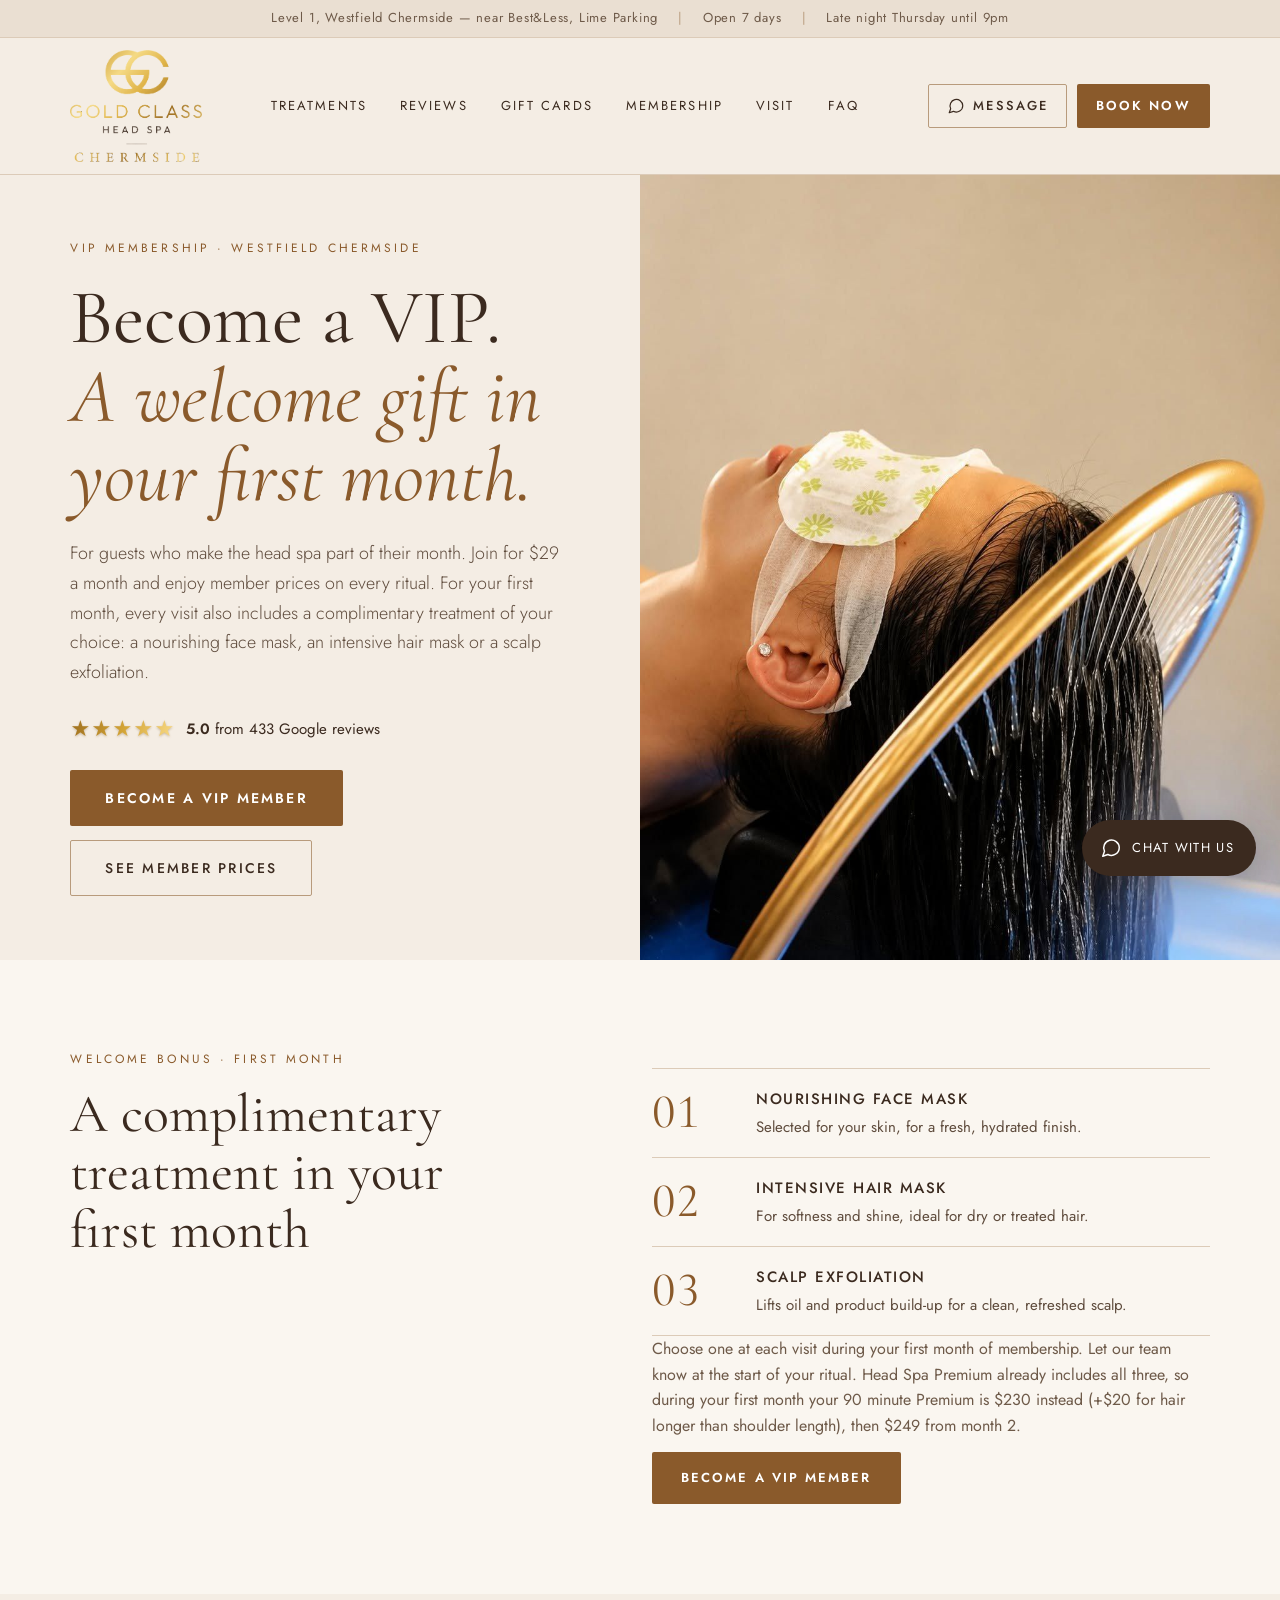
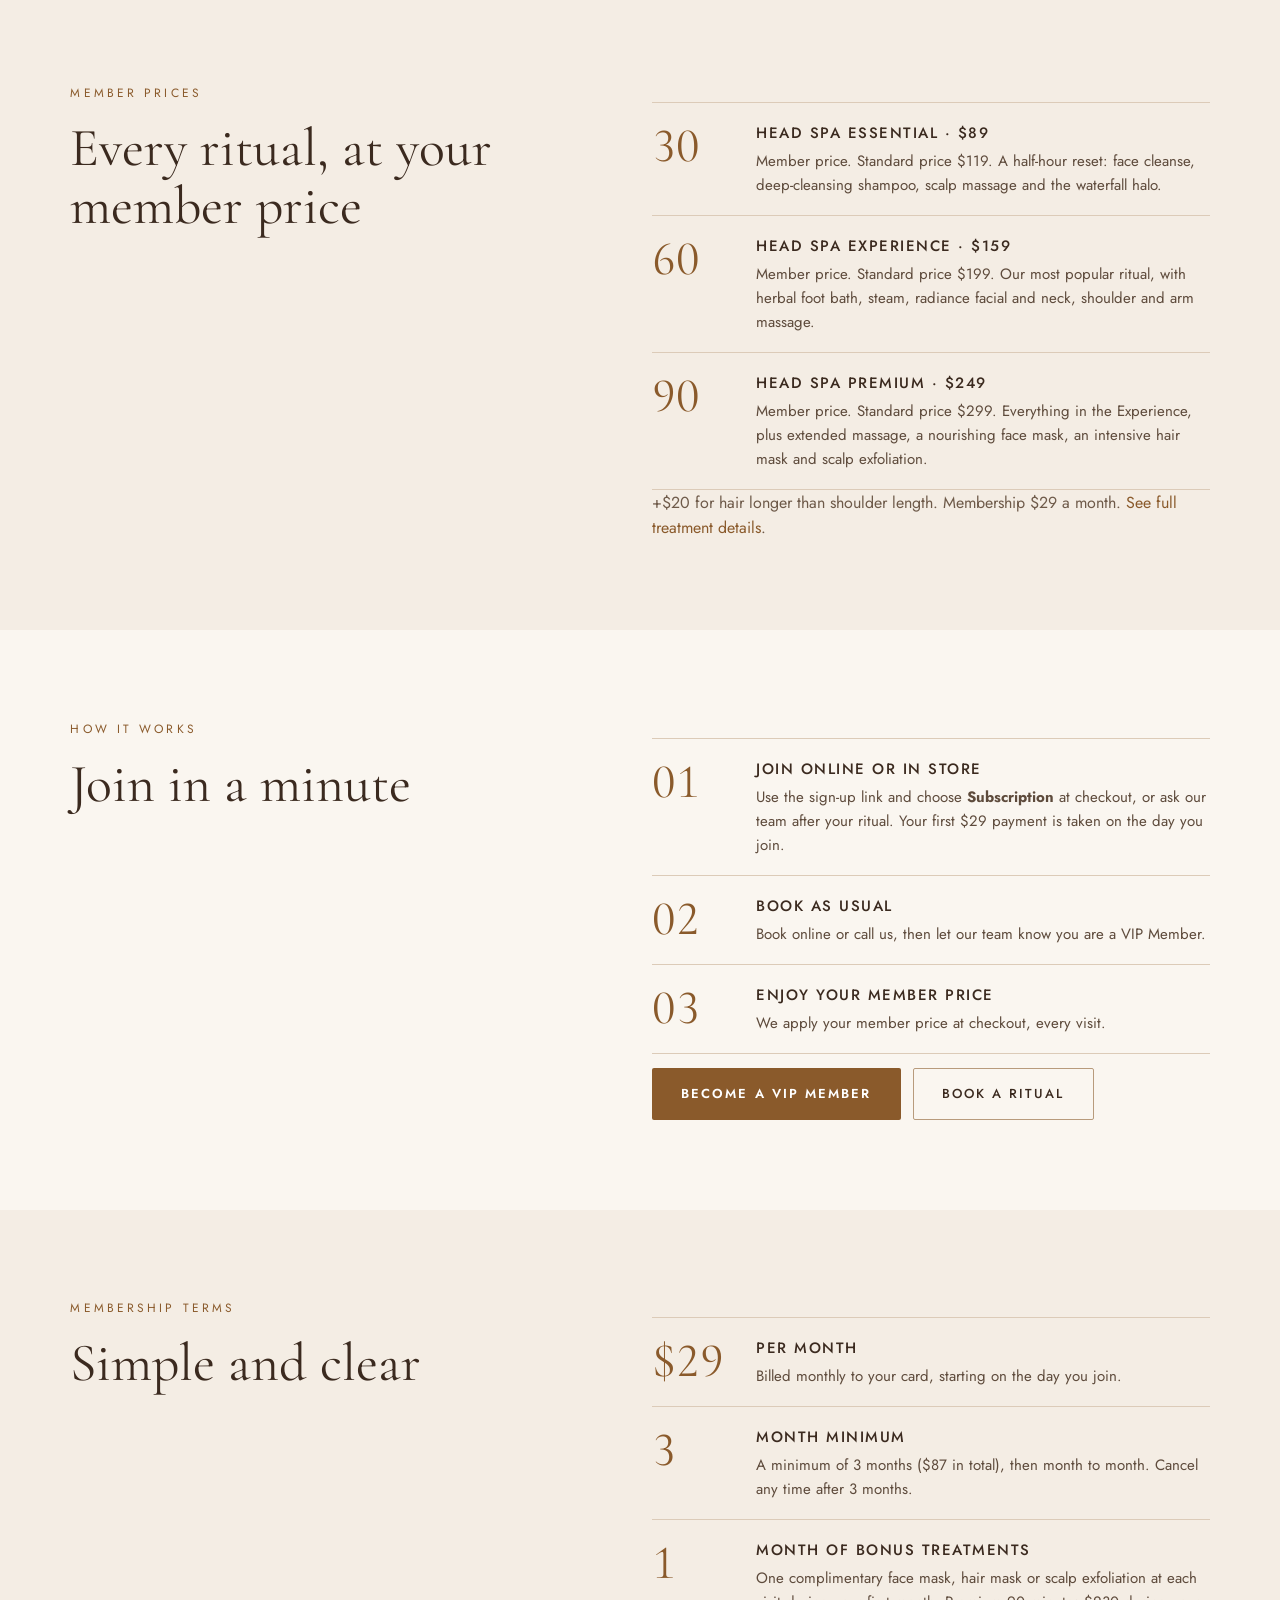
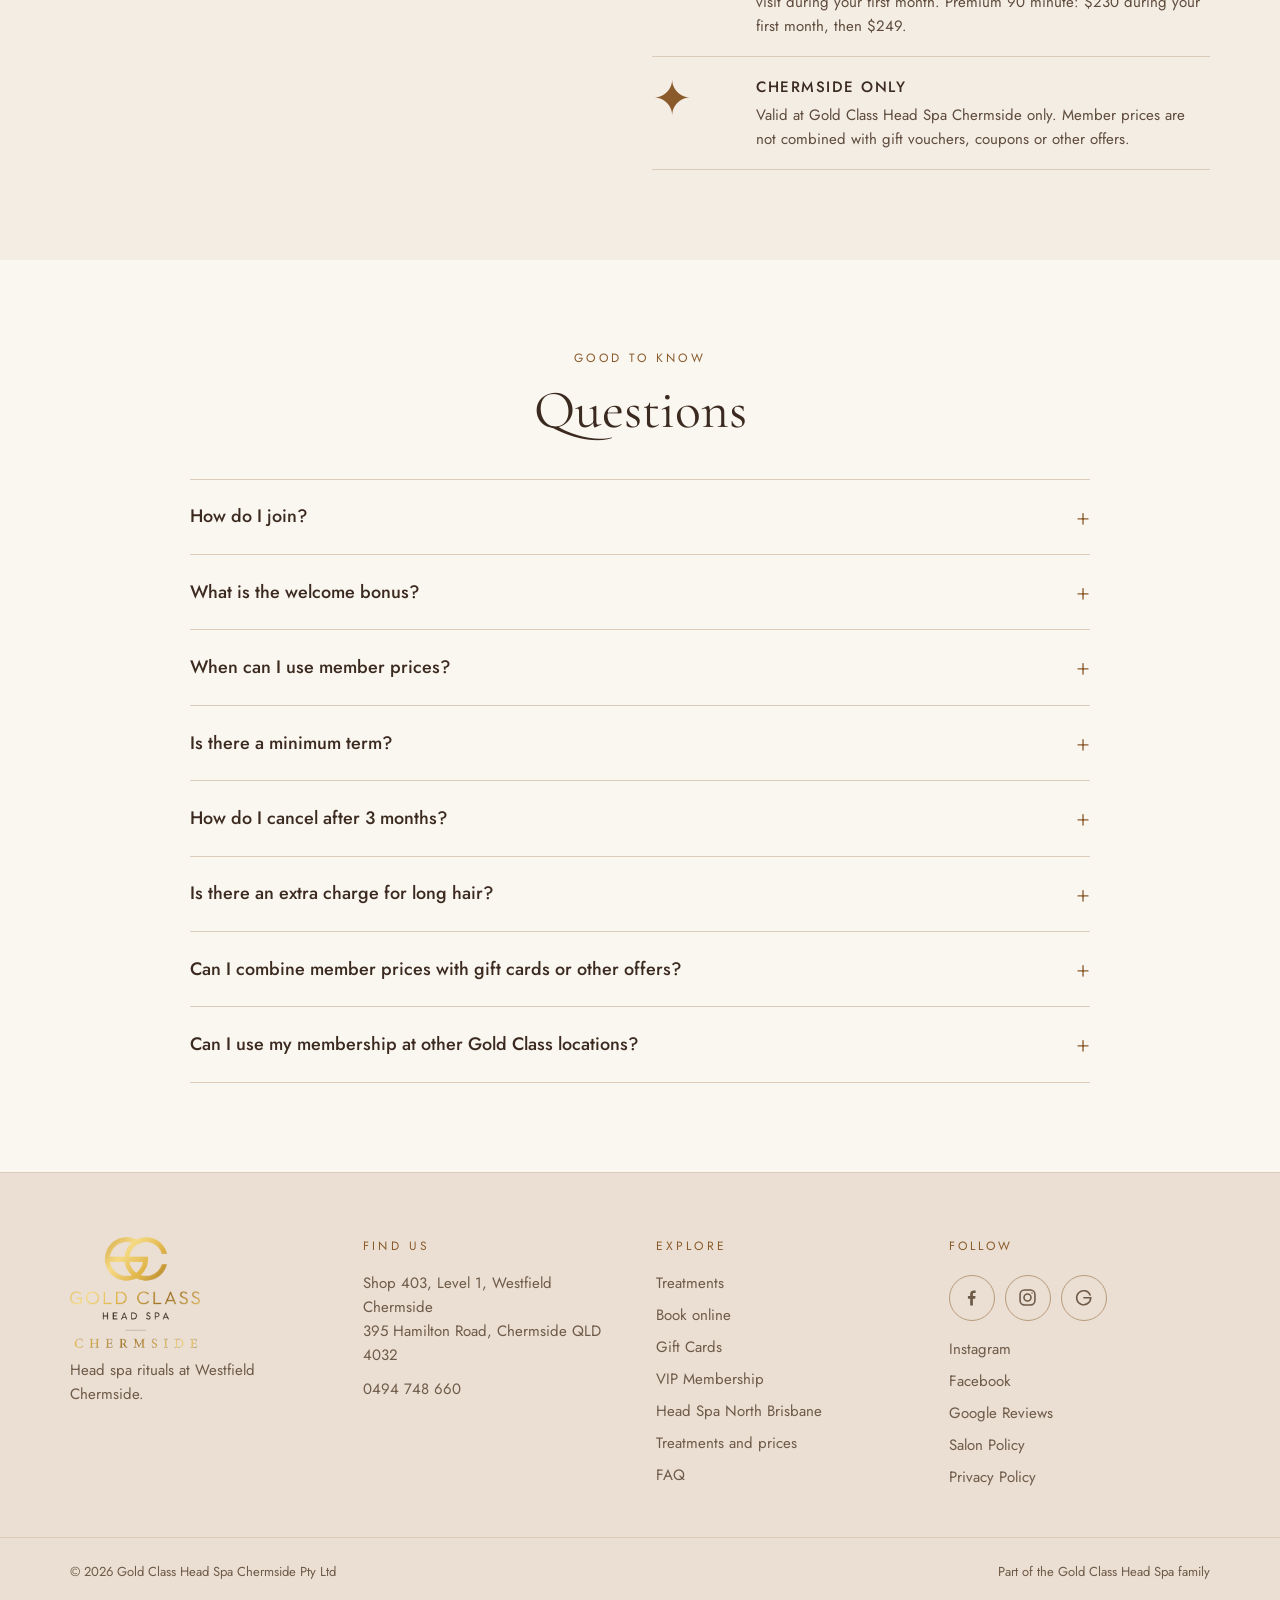
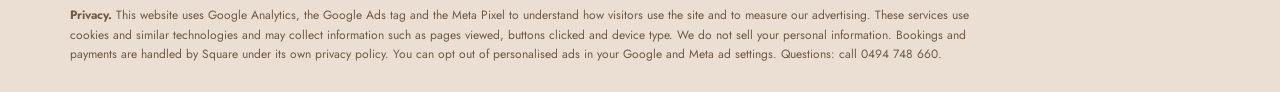
<file: membership/index.html>
<!doctype html>
<html lang="en-AU">
<head>
<!-- Google tag (gtag.js) -->
<script async src="https://www.googletagmanager.com/gtag/js?id=G-C8R5T9P1HW"></script>
<!-- Meta Pixel -->
<script>
!function(f,b,e,v,n,t,s){if(f.fbq)return;n=f.fbq=function(){n.callMethod?
n.callMethod.apply(n,arguments):n.queue.push(arguments)};if(!f._fbq)f._fbq=n;
n.push=n;n.loaded=!0;n.version='2.0';n.queue=[];t=b.createElement(e);t.async=!0;
t.src=v;s=b.getElementsByTagName(e)[0];s.parentNode.insertBefore(t,s)}(window,
document,'script','https://connect.facebook.net/en_US/fbevents.js');
fbq('init', '1668977644659090');
fbq('track', 'PageView');
</script>
<noscript><img height="1" width="1" style="display:none" alt="" src="https://www.facebook.com/tr?id=1668977644659090&ev=PageView&noscript=1"></noscript>
<!-- End Meta Pixel -->
<script>
  window.dataLayer = window.dataLayer || [];
  function gtag(){dataLayer.push(arguments);}
  gtag('js', new Date());

  gtag('config', 'G-C8R5T9P1HW');
  gtag('config', 'AW-18352468442');
</script>
<meta charset="utf-8">
<meta name="viewport" content="width=device-width, initial-scale=1, viewport-fit=cover">
<title>VIP Head Spa Membership Chermside | Gold Class Head Spa</title>
<meta name="description" content="Become a Gold Class Head Spa VIP at Westfield Chermside. $29 a month for member prices on every ritual, plus a complimentary face mask, hair mask or scalp exfoliation at every visit in your first month.">
<meta name="theme-color" content="#F4EDE4">
<link rel="icon" href="/favicon.ico" sizes="48x48">
<link rel="icon" type="image/png" sizes="192x192" href="/assets/img/favicon-192.png">
<link rel="apple-touch-icon" href="/assets/img/apple-touch-icon.png">
<meta property="og:type" content="website">
<meta property="og:title" content="VIP Membership | Gold Class Head Spa Chermside">
<meta property="og:description" content="Member prices on every ritual, plus a complimentary treatment at every visit in your first month. Gold Class Head Spa, Westfield Chermside.">
<meta property="og:image" content="https://www.goldclassheadspachermside.com/assets/img/hero-halo.jpg">
<meta property="og:url" content="https://www.goldclassheadspachermside.com/membership/">
<meta property="og:locale" content="en_AU">
<link rel="canonical" href="https://www.goldclassheadspachermside.com/membership/">
<link rel="preconnect" href="https://fonts.googleapis.com">
<link rel="preconnect" href="https://fonts.gstatic.com" crossorigin>
<link rel="stylesheet" href="https://fonts.googleapis.com/css2?family=Cormorant+Garamond:ital,wght@0,400;0,500;1,400&family=Jost:wght@300;400;500;600&display=swap">
<link rel="stylesheet" href="/assets/css/site.css?v=20261128">
<script type="application/ld+json">
[
 {
  "@context": "https://schema.org",
  "@type": "BreadcrumbList",
  "itemListElement": [
   {
    "@type": "ListItem",
    "position": 1,
    "name": "Home",
    "item": "https://www.goldclassheadspachermside.com/"
   },
   {
    "@type": "ListItem",
    "position": 2,
    "name": "VIP Membership",
    "item": "https://www.goldclassheadspachermside.com/membership/"
   }
  ]
 },
 {
  "@context": "https://schema.org",
  "@type": "FAQPage",
  "mainEntity": [
   {
    "@type": "Question",
    "name": "How do I join?",
    "acceptedAnswer": {
     "@type": "Answer",
     "text": "Join online with the sign-up link and choose Subscription at checkout, or ask our team after your ritual and we will set it up for you in store. Your first $29 payment is taken on the day you join."
    }
   },
   {
    "@type": "Question",
    "name": "What is the welcome bonus?",
    "acceptedAnswer": {
     "@type": "Answer",
     "text": "During your first month of membership, every visit includes one complimentary treatment of your choice: a nourishing face mask, an intensive hair mask or a scalp exfoliation. Let our team know which one at the start of your ritual. Head Spa Premium already includes all three, so during your first month your 90 minute Premium is $230 instead (+$20 for hair longer than shoulder length), then $249 from month 2."
    }
   },
   {
    "@type": "Question",
    "name": "When can I use member prices?",
    "acceptedAnswer": {
     "@type": "Answer",
     "text": "Member prices apply to your rituals once your membership is active. Book online or call as usual, then let our team know you are a VIP Member and we apply your member price at checkout."
    }
   },
   {
    "@type": "Question",
    "name": "Is there a minimum term?",
    "acceptedAnswer": {
     "@type": "Answer",
     "text": "Yes. The membership has a minimum of 3 months ($87 in total). After 3 months it continues month to month and you can cancel at any time."
    }
   },
   {
    "@type": "Question",
    "name": "How do I cancel after 3 months?",
    "acceptedAnswer": {
     "@type": "Answer",
     "text": "Call us on 0494 748 660 or speak to our team in store and we will take care of it."
    }
   },
   {
    "@type": "Question",
    "name": "Is there an extra charge for long hair?",
    "acceptedAnswer": {
     "@type": "Answer",
     "text": "Yes. A $20 surcharge applies for hair longer than shoulder length, the same as our standard prices."
    }
   },
   {
    "@type": "Question",
    "name": "Can I combine member prices with gift cards or other offers?",
    "acceptedAnswer": {
     "@type": "Answer",
     "text": "No. Member prices are not combined with gift vouchers, coupons or other offers."
    }
   },
   {
    "@type": "Question",
    "name": "Can I use my membership at other Gold Class locations?",
    "acceptedAnswer": {
     "@type": "Answer",
     "text": "No. The VIP Membership is valid at Gold Class Head Spa Chermside only."
    }
   }
  ]
 }
]
</script>
</head>
<body>

<a class="skip" href="#main">Skip to content</a>

<div class="announce">
  <span><span class="hide-mobile">Level 1, Westfield Chermside — near Best&amp;Less, Lime Parking</span><span class="show-mobile">Level 1, Westfield Chermside · Lime Parking</span></span>
  <span class="announce-sep" aria-hidden="true">|</span>
  <span class="hide-mobile">Open 7 days</span>
  <span class="announce-sep hide-mobile" aria-hidden="true">|</span>
  <span><span class="show-mobile">Open 7 days · </span>Late night Thursday until 9pm</span>
</div>

<header class="site-header">
  <div class="container header-inner">
    <a class="brand" href="/" aria-label="Gold Class Head Spa Chermside home">
      <span class="logo-shine logo-shine-header"><img src="/assets/img/logo-chermside.png" alt="Gold Class Head Spa Chermside" width="131" height="112"></span>
    </a>
    <nav class="nav" id="nav" aria-label="Main">
      <a href="/#treatments">Treatments</a>
      <a href="/#reviews">Reviews</a>
      <a href="/#gifts">Gift Cards</a>
      <a href="/membership/">Membership</a>
      <a href="/#visit">Visit</a>
      <a href="/#faq">FAQ</a>
    </nav>
    <div class="header-actions">
      <a class="btn btn-outline btn-sm hide-mobile" href="https://www.facebook.com/goldclassheadspa.chermside/" target="_blank" rel="noopener">
        <svg class="ico" viewBox="0 0 24 24" aria-hidden="true"><path d="M21 11.5a8.5 8.5 0 0 1-12.4 7.6L3 21l1.9-5.4A8.5 8.5 0 1 1 21 11.5z"/></svg>Message
      </a>
      <a class="btn btn-solid btn-sm btn-glow" href="https://book.squareup.com/appointments/vua2hb0rjhnlym/location/L93RV1W2DN5CJ" target="_blank" rel="noopener">Book Now</a>
      <button class="menu-btn" id="menuBtn" type="button" aria-label="Open menu" aria-expanded="false" aria-controls="nav">
        <svg class="ico" viewBox="0 0 24 24" aria-hidden="true"><path d="M4 7h16M4 12h16M4 17h16"/></svg>
      </button>
    </div>
  </div>
</header>

<main id="main">

<section class="hero" id="top">
  <div class="hero-copy">
    <h1><span class="eyebrow h1-kicker">VIP Membership · Westfield Chermside</span>Become a VIP.<br><em>A welcome gift in your first month.</em></h1>
    <p class="lead">For guests who make the head spa part of their month. Join for $29 a month and enjoy member prices on every ritual. For your first month, every visit also includes a complimentary treatment of your choice: a nourishing face mask, an intensive hair mask or a scalp exfoliation.</p>
    <p class="rating-line"><span class="stars" aria-hidden="true">★★★★★</span><span><strong data-rating>5.0</strong> from <span data-review-count>433</span> Google reviews</span></p>
    <div class="hero-ctas">
      <a class="btn btn-solid btn-lg" href="https://square.link/u/6EcARsxp" target="_blank" rel="noopener">Become a VIP Member</a>
      <a class="btn btn-outline btn-lg" href="#prices">See member prices</a>
    </div>
  </div>
  <div class="hero-media">
    <img src="/assets/img/hero-halo.jpg" alt="Guest relaxing under the signature waterfall halo at Gold Class Head Spa Chermside" width="1023" height="1278" fetchpriority="high">
  </div>
</section>

<section class="section section-cream">
  <div class="container split">
    <div class="split-left">
      <p class="eyebrow">Welcome bonus · first month</p>
      <h2 class="h-xl">A complimentary treatment in your first month</h2>
    </div>
    <div class="split-right">
      <ol class="promise promise-lg">
        <li><span>01</span><div><h3>Nourishing face mask</h3><p>Selected for your skin, for a fresh, hydrated finish.</p></div></li>
        <li><span>02</span><div><h3>Intensive hair mask</h3><p>For softness and shine, ideal for dry or treated hair.</p></div></li>
        <li><span>03</span><div><h3>Scalp exfoliation</h3><p>Lifts oil and product build-up for a clean, refreshed scalp.</p></div></li>
      </ol>
      <p class="muted">Choose one at each visit during your first month of membership. Let our team know at the start of your ritual. Head Spa Premium already includes all three, so during your first month your 90 minute Premium is $230 instead (+$20 for hair longer than shoulder length), then $249 from month 2.</p>
      <div class="btn-row"><a class="btn btn-solid" href="https://square.link/u/6EcARsxp" target="_blank" rel="noopener">Become a VIP Member</a></div>
    </div>
  </div>
</section>

<div id="prices"></div>
<section class="section section-nude">
  <div class="container split">
    <div class="split-left">
      <p class="eyebrow">Member prices</p>
      <h2 class="h-xl">Every ritual, at your member price</h2>
    </div>
    <div class="split-right">
      <ol class="promise promise-lg">
        <li><span>30</span><div><h3>Head Spa Essential · $89</h3><p>Member price. Standard price $119. A half-hour reset: face cleanse, deep-cleansing shampoo, scalp massage and the waterfall halo.</p></div></li>
        <li><span>60</span><div><h3>Head Spa Experience · $159</h3><p>Member price. Standard price $199. Our most popular ritual, with herbal foot bath, steam, radiance facial and neck, shoulder and arm massage.</p></div></li>
        <li><span>90</span><div><h3>Head Spa Premium · $249</h3><p>Member price. Standard price $299. Everything in the Experience, plus extended massage, a nourishing face mask, an intensive hair mask and scalp exfoliation.</p></div></li>
      </ol>
      <p class="muted">+$20 for hair longer than shoulder length. Membership $29 a month. <a href="/#treatments">See full treatment details</a>.</p>
    </div>
  </div>
</section>

<section class="section section-cream">
  <div class="container split">
    <div class="split-left">
      <p class="eyebrow">How it works</p>
      <h2 class="h-xl">Join in a minute</h2>
    </div>
    <div class="split-right">
      <ol class="promise promise-lg">
        <li><span>01</span><div><h3>Join online or in store</h3><p>Use the sign-up link and choose <strong>Subscription</strong> at checkout, or ask our team after your ritual. Your first $29 payment is taken on the day you join.</p></div></li>
        <li><span>02</span><div><h3>Book as usual</h3><p>Book online or call us, then let our team know you are a VIP Member.</p></div></li>
        <li><span>03</span><div><h3>Enjoy your member price</h3><p>We apply your member price at checkout, every visit.</p></div></li>
      </ol>
      <div class="btn-row"><a class="btn btn-solid" href="https://square.link/u/6EcARsxp" target="_blank" rel="noopener">Become a VIP Member</a><a class="btn btn-outline" href="https://book.squareup.com/appointments/vua2hb0rjhnlym/location/L93RV1W2DN5CJ" target="_blank" rel="noopener">Book a ritual</a></div>
    </div>
  </div>
</section>

<section class="section section-nude">
  <div class="container split">
    <div class="split-left">
      <p class="eyebrow">Membership terms</p>
      <h2 class="h-xl">Simple and clear</h2>
    </div>
    <div class="split-right">
      <ol class="promise promise-lg">
        <li><span>$29</span><div><h3>Per month</h3><p>Billed monthly to your card, starting on the day you join.</p></div></li>
        <li><span>3</span><div><h3>Month minimum</h3><p>A minimum of 3 months ($87 in total), then month to month. Cancel any time after 3 months.</p></div></li>
        <li><span>1</span><div><h3>Month of bonus treatments</h3><p>One complimentary face mask, hair mask or scalp exfoliation at each visit during your first month. Premium 90 minute: $230 during your first month, then $249.</p></div></li>
        <li><span>✦</span><div><h3>Chermside only</h3><p>Valid at Gold Class Head Spa Chermside only. Member prices are not combined with gift vouchers, coupons or other offers.</p></div></li>
      </ol>
    </div>
  </div>
</section>

<!-- FAQ -->
<section class="section section-cream" id="faq">
  <div class="container">
    <div class="center-head">
      <p class="eyebrow">Good to know</p>
      <h2 class="h-xl">Questions</h2>
    </div>
    <div class="faq">
      <div class="faq-panel">
        <details><summary>How do I join?</summary><p>Join online with the sign-up link and choose Subscription at checkout, or ask our team after your ritual and we will set it up for you in store. Your first $29 payment is taken on the day you join.</p></details>
        <details><summary>What is the welcome bonus?</summary><p>During your first month of membership, every visit includes one complimentary treatment of your choice: a nourishing face mask, an intensive hair mask or a scalp exfoliation. Let our team know which one at the start of your ritual. Head Spa Premium already includes all three, so during your first month your 90 minute Premium is $230 instead (+$20 for hair longer than shoulder length), then $249 from month 2.</p></details>
        <details><summary>When can I use member prices?</summary><p>Member prices apply to your rituals once your membership is active. Book online or call as usual, then let our team know you are a VIP Member and we apply your member price at checkout.</p></details>
        <details><summary>Is there a minimum term?</summary><p>Yes. The membership has a minimum of 3 months ($87 in total). After 3 months it continues month to month and you can cancel at any time.</p></details>
        <details><summary>How do I cancel after 3 months?</summary><p>Call us on 0494 748 660 or speak to our team in store and we will take care of it.</p></details>
        <details><summary>Is there an extra charge for long hair?</summary><p>Yes. A $20 surcharge applies for hair longer than shoulder length, the same as our standard prices.</p></details>
        <details><summary>Can I combine member prices with gift cards or other offers?</summary><p>No. Member prices are not combined with gift vouchers, coupons or other offers.</p></details>
        <details><summary>Can I use my membership at other Gold Class locations?</summary><p>No. The VIP Membership is valid at Gold Class Head Spa Chermside only.</p></details>
      </div>
    </div>
  </div>
</section>

</main>

<footer class="site-footer">
  <div class="container footer-grid">
    <div class="footer-brand">
      <span class="logo-shine logo-shine-footer"><img src="/assets/img/logo-chermside.png" alt="Gold Class Head Spa Chermside" width="130" height="111" loading="lazy"></span>
      <p>Head spa rituals at Westfield Chermside.</p>
    </div>
    <div>
      <p class="eyebrow">Find us</p>
      <p>Shop 403, Level 1, Westfield Chermside<br>395 Hamilton Road, Chermside QLD 4032</p>
      <p><a href="tel:0494748660">0494 748 660</a></p>
    </div>
    <div>
      <p class="eyebrow">Explore</p>
      <ul><li><a href="/#treatments">Treatments</a></li><li><a href="https://book.squareup.com/appointments/vua2hb0rjhnlym/location/L93RV1W2DN5CJ" target="_blank" rel="noopener">Book online</a></li><li><a href="/gift-vouchers/">Gift Cards</a></li><li><a href="/membership/">VIP Membership</a></li><li><a href="/head-spa-north-brisbane/">Head Spa North Brisbane</a></li><li><a href="/treatments/">Treatments and prices</a></li><li><a href="/#faq">FAQ</a></li></ul>
    </div>
    <div>
      <p class="eyebrow">Follow</p>
      <div class="socials">
        <a class="soc" href="https://www.facebook.com/goldclassheadspa.chermside/" target="_blank" rel="noopener" aria-label="Gold Class Head Spa Chermside on Facebook"><svg viewBox="0 0 24 24" aria-hidden="true" class="soc-ico soc-fill"><path d="M13.6 21v-7.6h2.6l.4-3.1h-3V8.4c0-.9.3-1.5 1.5-1.5h1.6V4.1c-.3 0-1.2-.1-2.3-.1-2.3 0-3.9 1.4-3.9 4v2.3H7.9v3.1h2.6V21h3.1z"/></svg></a>
        <a class="soc" href="https://www.instagram.com/goldclassheadspa.chermside/" target="_blank" rel="noopener" aria-label="Gold Class Head Spa Chermside on Instagram"><svg viewBox="0 0 24 24" aria-hidden="true" class="soc-ico soc-stroke"><rect x="3.5" y="3.5" width="17" height="17" rx="5"/><circle cx="12" cy="12" r="4"/><circle cx="17.2" cy="6.8" r="0.9" class="soc-dot"/></svg></a>
        <a class="soc" href="https://www.google.com/maps/search/?api=1&amp;query=Gold+Class+Head+Spa+Chermside" target="_blank" rel="noopener" aria-label="Gold Class Head Spa Chermside on Google"><svg viewBox="0 0 24 24" aria-hidden="true" class="soc-ico soc-stroke"><path d="M20.2 12.2H12.4"/><path d="M19.6 9.2A8 8 0 1 0 20.2 12.2"/></svg></a>
      </div>
      <ul><li><a href="https://www.instagram.com/goldclassheadspa.chermside/" target="_blank" rel="noopener">Instagram</a></li><li><a href="https://www.facebook.com/goldclassheadspa.chermside/" target="_blank" rel="noopener">Facebook</a></li><li><a href="https://www.google.com/maps/search/?api=1&amp;query=Gold+Class+Head+Spa+Chermside" target="_blank" rel="noopener">Google Reviews</a></li><li><a href="#">Salon Policy</a></li><li><a href="/#privacy">Privacy Policy</a></li></ul>
    </div>
  </div>
  <div class="container footer-base">
    <span>© <span id="year">2026</span> Gold Class Head Spa Chermside Pty Ltd</span>
    <span>Part of the Gold Class Head Spa family</span>
  </div>
  <div class="container footer-privacy" id="privacy">
    <p><strong>Privacy.</strong> This website uses Google Analytics, the Google Ads tag and the Meta Pixel to understand how visitors use the site and to measure our advertising. These services use cookies and similar technologies and may collect information such as pages viewed, buttons clicked and device type. We do not sell your personal information. Bookings and payments are handled by Square under its own privacy policy. You can opt out of personalised ads in your Google and Meta ad settings. Questions: call 0494 748 660.</p>
  </div>
</footer>

<!-- Desktop floating chat -->
<a class="float-chat" href="https://www.facebook.com/goldclassheadspa.chermside/" target="_blank" rel="noopener" aria-label="Chat with us on Facebook Messenger">
  <svg class="ico" viewBox="0 0 24 24" aria-hidden="true"><path d="M21 11.5a8.5 8.5 0 0 1-12.4 7.6L3 21l1.9-5.4A8.5 8.5 0 1 1 21 11.5z"/></svg>Chat with us
</a>

<!-- Mobile sticky bar -->
<div class="sticky-bar">
  <a class="icon-btn" href="tel:0494748660" aria-label="Call Gold Class Head Spa Chermside"><svg class="ico" viewBox="0 0 24 24" aria-hidden="true"><path d="M5 4h4l2 5-2.5 1.5a11 11 0 0 0 5 5L15 13l5 2v4a2 2 0 0 1-2 2A16 16 0 0 1 3 6a2 2 0 0 1 2-2"/></svg></a>
  <a class="icon-btn" href="https://www.facebook.com/goldclassheadspa.chermside/" target="_blank" rel="noopener" aria-label="Message us on Facebook"><svg class="ico" viewBox="0 0 24 24" aria-hidden="true"><path d="M21 11.5a8.5 8.5 0 0 1-12.4 7.6L3 21l1.9-5.4A8.5 8.5 0 1 1 21 11.5z"/></svg></a>
  <a class="btn btn-solid btn-glow" href="https://book.squareup.com/appointments/vua2hb0rjhnlym/location/L93RV1W2DN5CJ" target="_blank" rel="noopener">Book Now</a>
</div>

<script src="/assets/js/site.js?v=20261128" defer></script>
</body>
</html>
</file>
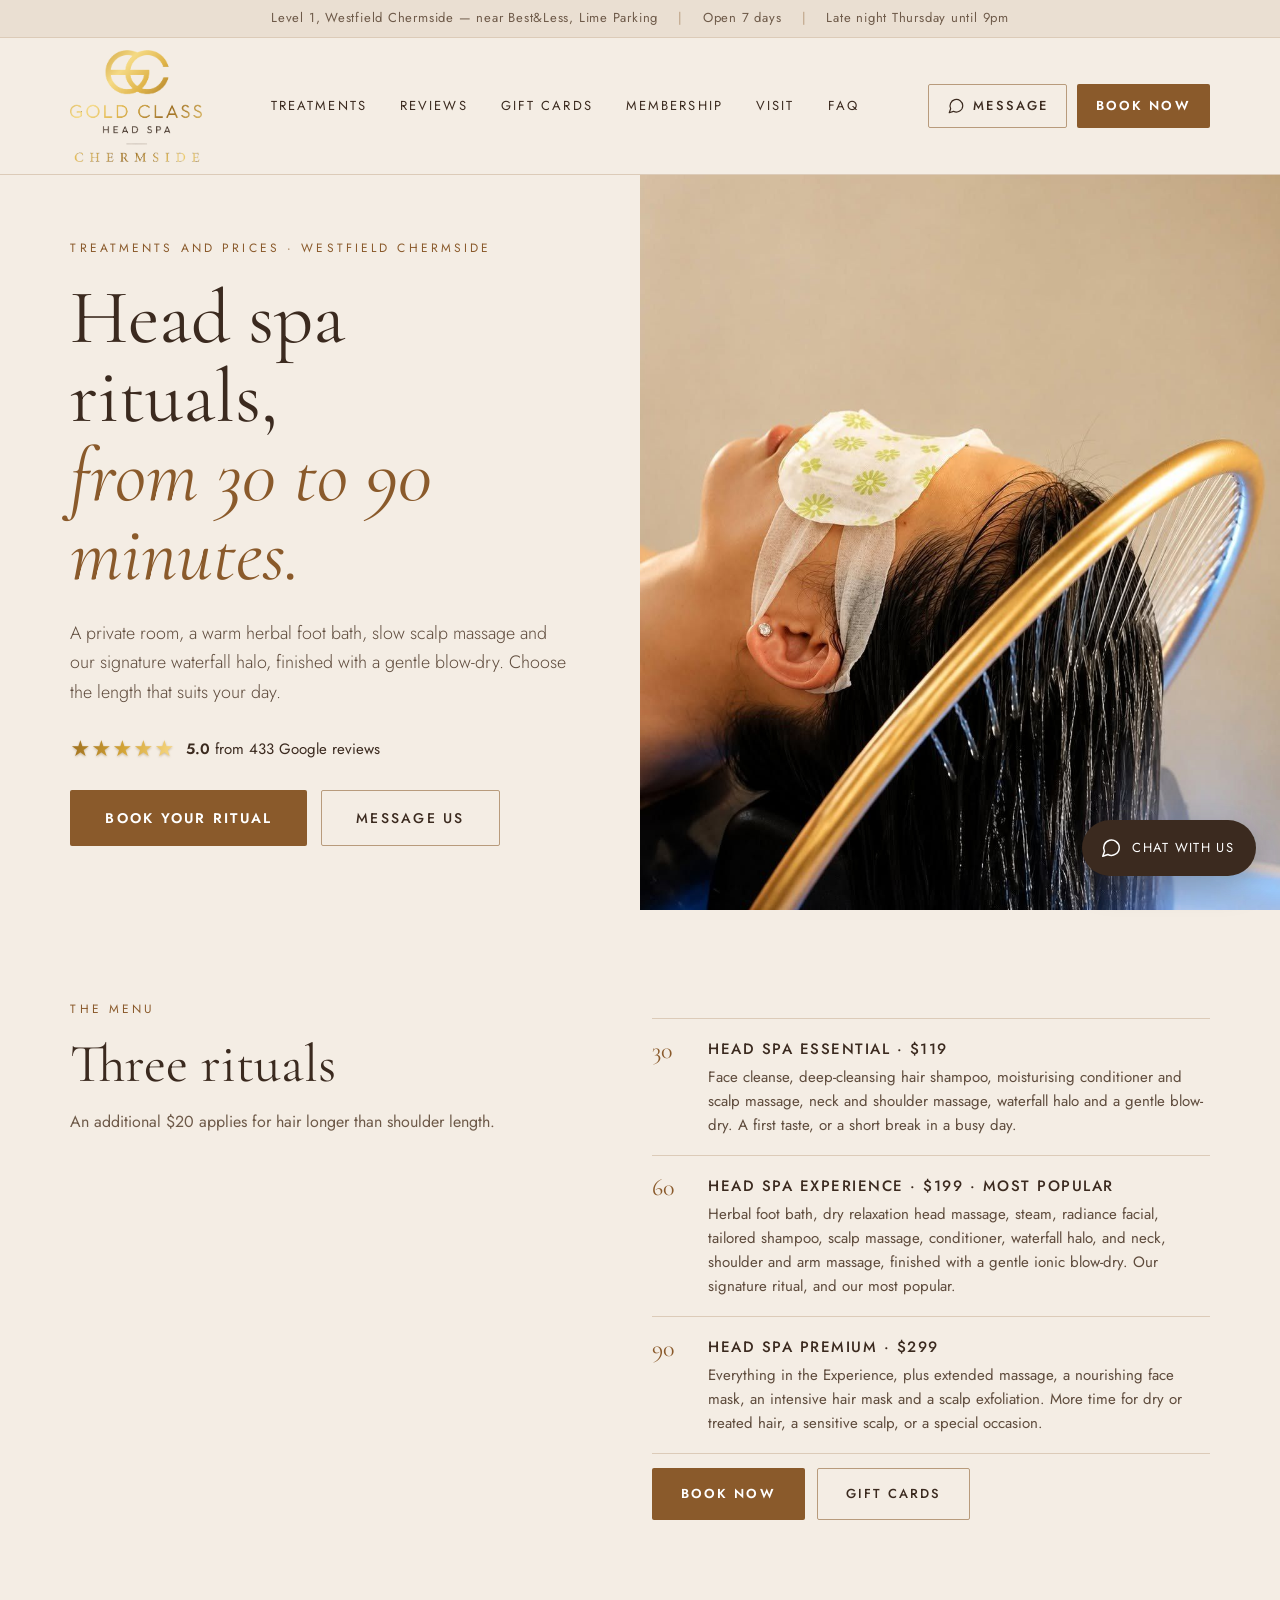
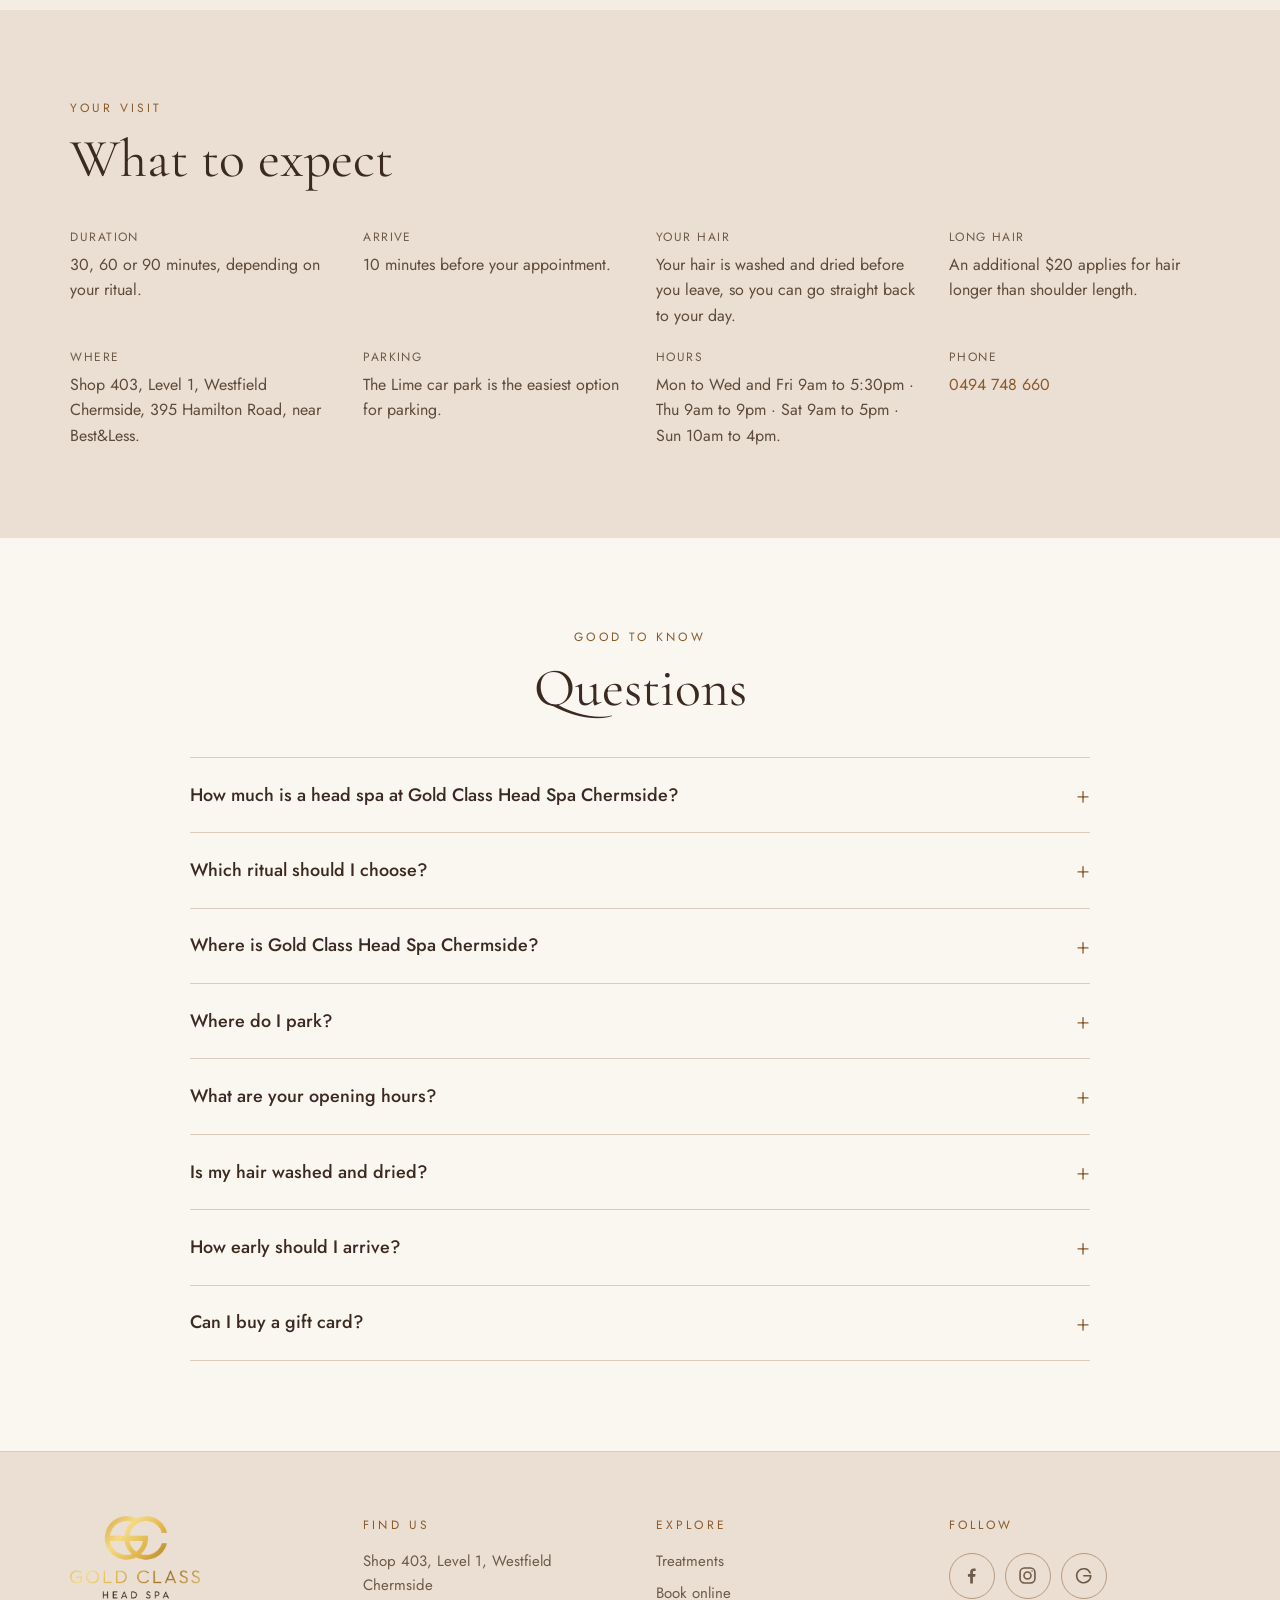
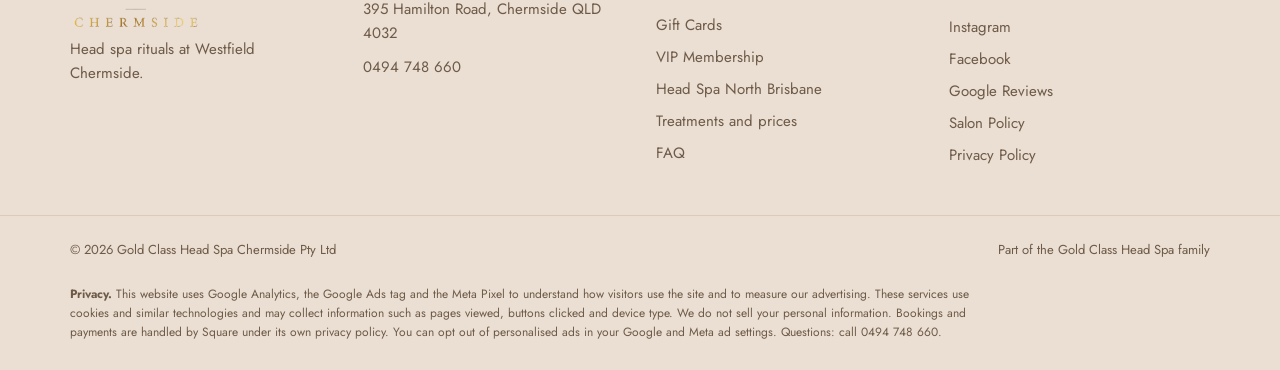
<file: treatments/index.html>
<!doctype html>
<html lang="en-AU">
<head>
<!-- Google tag (gtag.js) -->
<script async src="https://www.googletagmanager.com/gtag/js?id=G-C8R5T9P1HW"></script>
<!-- Meta Pixel -->
<script>
!function(f,b,e,v,n,t,s){if(f.fbq)return;n=f.fbq=function(){n.callMethod?
n.callMethod.apply(n,arguments):n.queue.push(arguments)};if(!f._fbq)f._fbq=n;
n.push=n;n.loaded=!0;n.version='2.0';n.queue=[];t=b.createElement(e);t.async=!0;
t.src=v;s=b.getElementsByTagName(e)[0];s.parentNode.insertBefore(t,s)}(window,
document,'script','https://connect.facebook.net/en_US/fbevents.js');
fbq('init', '1668977644659090');
fbq('track', 'PageView');
</script>
<noscript><img height="1" width="1" style="display:none" alt="" src="https://www.facebook.com/tr?id=1668977644659090&ev=PageView&noscript=1"></noscript>
<!-- End Meta Pixel -->
<script>
  window.dataLayer = window.dataLayer || [];
  function gtag(){dataLayer.push(arguments);}
  gtag('js', new Date());

  gtag('config', 'G-C8R5T9P1HW');
  gtag('config', 'AW-18352468442');
</script>
<meta charset="utf-8">
<meta name="viewport" content="width=device-width, initial-scale=1, viewport-fit=cover">
<title>Head Spa Treatments & Prices | Gold Class Head Spa Chermside</title>
<meta name="description" content="Head spa rituals at Westfield Chermside: Essential 30 min $119, Experience 60 min $199, Premium 90 min $299. See what each includes, hours, parking and what to expect.">
<meta name="theme-color" content="#F4EDE4">
<link rel="icon" href="/favicon.ico" sizes="48x48">
<link rel="icon" type="image/png" sizes="192x192" href="/assets/img/favicon-192.png">
<link rel="apple-touch-icon" href="/assets/img/apple-touch-icon.png">
<meta property="og:type" content="website">
<meta property="og:title" content="Head Spa Treatments & Prices | Gold Class Head Spa Chermside">
<meta property="og:description" content="Head spa rituals at Westfield Chermside: Essential 30 min $119, Experience 60 min $199, Premium 90 min $299. See what each includes, hours, parking and what to expect.">
<meta property="og:image" content="https://www.goldclassheadspachermside.com/assets/img/og.jpg">
<meta property="og:url" content="https://www.goldclassheadspachermside.com/treatments/">
<meta property="og:locale" content="en_AU">
<link rel="canonical" href="https://www.goldclassheadspachermside.com/treatments/">
<link rel="preconnect" href="https://fonts.googleapis.com">
<link rel="preconnect" href="https://fonts.gstatic.com" crossorigin>
<link rel="stylesheet" href="https://fonts.googleapis.com/css2?family=Cormorant+Garamond:ital,wght@0,400;0,500;1,400&family=Jost:wght@300;400;500;600&display=swap">
<link rel="stylesheet" href="/assets/css/site.css?v=20261128">
<script type="application/ld+json">
[
 {
  "@context": "https://schema.org",
  "@type": "BreadcrumbList",
  "itemListElement": [
   {
    "@type": "ListItem",
    "position": 1,
    "name": "Home",
    "item": "https://www.goldclassheadspachermside.com/"
   },
   {
    "@type": "ListItem",
    "position": 2,
    "name": "Treatments and prices",
    "item": "https://www.goldclassheadspachermside.com/treatments/"
   }
  ]
 },
 {
  "@context": "https://schema.org",
  "@type": "FAQPage",
  "mainEntity": [
   {
    "@type": "Question",
    "name": "How much is a head spa at Gold Class Head Spa Chermside?",
    "acceptedAnswer": {
     "@type": "Answer",
     "text": "Head Spa Essential (30 minutes) is $119, Head Spa Experience (60 minutes) is $199 and Head Spa Premium (90 minutes) is $299. An additional $20 applies for hair longer than shoulder length."
    }
   },
   {
    "@type": "Question",
    "name": "Which ritual should I choose?",
    "acceptedAnswer": {
     "@type": "Answer",
     "text": "The 30-minute Essential is a first taste or a short break. The 60-minute Experience is our most popular, and the complete ritual. The 90-minute Premium adds more time for dry or treated hair, a sensitive scalp, or a special occasion."
    }
   },
   {
    "@type": "Question",
    "name": "Where is Gold Class Head Spa Chermside?",
    "acceptedAnswer": {
     "@type": "Answer",
     "text": "Shop 403, Level 1, Westfield Chermside, 395 Hamilton Road, Chermside QLD 4032, near Best&Less."
    }
   },
   {
    "@type": "Question",
    "name": "Where do I park?",
    "acceptedAnswer": {
     "@type": "Answer",
     "text": "The Lime car park at Westfield Chermside is the easiest option."
    }
   },
   {
    "@type": "Question",
    "name": "What are your opening hours?",
    "acceptedAnswer": {
     "@type": "Answer",
     "text": "Monday to Wednesday and Friday 9am to 5:30pm, Thursday 9am to 9pm, Saturday 9am to 5pm and Sunday 10am to 4pm."
    }
   },
   {
    "@type": "Question",
    "name": "Is my hair washed and dried?",
    "acceptedAnswer": {
     "@type": "Answer",
     "text": "Yes. Your hair is washed and dried before you leave, so you can go straight back to your day."
    }
   },
   {
    "@type": "Question",
    "name": "How early should I arrive?",
    "acceptedAnswer": {
     "@type": "Answer",
     "text": "Please arrive 10 minutes before your appointment."
    }
   },
   {
    "@type": "Question",
    "name": "Can I buy a gift card?",
    "acceptedAnswer": {
     "@type": "Answer",
     "text": "Yes. eGift cards are delivered by email and are valid at Gold Class Head Spa Chermside for three years from the date of purchase."
    }
   }
  ]
 }
]
</script>
</head>
<body>

<a class="skip" href="#main">Skip to content</a>

<div class="announce">
  <span><span class="hide-mobile">Level 1, Westfield Chermside — near Best&amp;Less, Lime Parking</span><span class="show-mobile">Level 1, Westfield Chermside · Lime Parking</span></span>
  <span class="announce-sep" aria-hidden="true">|</span>
  <span class="hide-mobile">Open 7 days</span>
  <span class="announce-sep hide-mobile" aria-hidden="true">|</span>
  <span><span class="show-mobile">Open 7 days · </span>Late night Thursday until 9pm</span>
</div>

<header class="site-header">
  <div class="container header-inner">
    <a class="brand" href="/" aria-label="Gold Class Head Spa Chermside home">
      <span class="logo-shine logo-shine-header"><img src="/assets/img/logo-chermside.png" alt="Gold Class Head Spa Chermside" width="131" height="112"></span>
    </a>
    <nav class="nav" id="nav" aria-label="Main">
      <a href="/#treatments">Treatments</a>
      <a href="/#reviews">Reviews</a>
      <a href="/#gifts">Gift Cards</a>
      <a href="/membership/">Membership</a>
      <a href="/#visit">Visit</a>
      <a href="/#faq">FAQ</a>
    </nav>
    <div class="header-actions">
      <a class="btn btn-outline btn-sm hide-mobile" href="https://www.facebook.com/goldclassheadspa.chermside/" target="_blank" rel="noopener">
        <svg class="ico" viewBox="0 0 24 24" aria-hidden="true"><path d="M21 11.5a8.5 8.5 0 0 1-12.4 7.6L3 21l1.9-5.4A8.5 8.5 0 1 1 21 11.5z"/></svg>Message
      </a>
      <a class="btn btn-solid btn-sm btn-glow" href="https://book.squareup.com/appointments/vua2hb0rjhnlym/location/L93RV1W2DN5CJ" target="_blank" rel="noopener">Book Now</a>
      <button class="menu-btn" id="menuBtn" type="button" aria-label="Open menu" aria-expanded="false" aria-controls="nav">
        <svg class="ico" viewBox="0 0 24 24" aria-hidden="true"><path d="M4 7h16M4 12h16M4 17h16"/></svg>
      </button>
    </div>
  </div>
</header>

<main id="main">

<section class="hero" id="top">
  <div class="hero-copy">
    <h1><span class="eyebrow h1-kicker">Treatments and prices · Westfield Chermside</span>Head spa rituals,<br><em>from 30 to 90 minutes.</em></h1>
    <p class="lead">A private room, a warm herbal foot bath, slow scalp massage and our signature waterfall halo, finished with a gentle blow-dry. Choose the length that suits your day.</p>
    <p class="rating-line"><span class="stars" aria-hidden="true">★★★★★</span><span><strong data-rating>5.0</strong> from <span data-review-count>433</span> Google reviews</span></p>
    <div class="hero-ctas">
      <a class="btn btn-solid btn-lg" href="https://book.squareup.com/appointments/vua2hb0rjhnlym/location/L93RV1W2DN5CJ" target="_blank" rel="noopener">Book Your Ritual</a>
      <a class="btn btn-outline btn-lg" href="https://m.me/1209292922265868" target="_blank" rel="noopener">Message us</a>
    </div>
  </div>
  <div class="hero-media">
    <img src="/assets/img/hero-halo.jpg" alt="Guest relaxing under the waterfall halo at Gold Class Head Spa Chermside" width="1023" height="1278" fetchpriority="high">
  </div>
</section>

<section class="section section-nude" id="menu">
  <div class="container split">
    <div class="split-left">
      <p class="eyebrow">The menu</p>
      <h2 class="h-xl">Three rituals</h2>
      <p class="muted">An additional $20 applies for hair longer than shoulder length.</p>
    </div>
    <div class="split-right">
      <ol class="promise">
        <li><span>30</span><div><h3>Head Spa Essential · $119</h3><p>Face cleanse, deep-cleansing hair shampoo, moisturising conditioner and scalp massage, neck and shoulder massage, waterfall halo and a gentle blow-dry. A first taste, or a short break in a busy day.</p></div></li>
        <li><span>60</span><div><h3>Head Spa Experience · $199 · Most popular</h3><p>Herbal foot bath, dry relaxation head massage, steam, radiance facial, tailored shampoo, scalp massage, conditioner, waterfall halo, and neck, shoulder and arm massage, finished with a gentle ionic blow-dry. Our signature ritual, and our most popular.</p></div></li>
        <li><span>90</span><div><h3>Head Spa Premium · $299</h3><p>Everything in the Experience, plus extended massage, a nourishing face mask, an intensive hair mask and a scalp exfoliation. More time for dry or treated hair, a sensitive scalp, or a special occasion.</p></div></li>
      </ol>
      <div class="btn-row"><a class="btn btn-solid" href="https://book.squareup.com/appointments/vua2hb0rjhnlym/location/L93RV1W2DN5CJ" target="_blank" rel="noopener">Book Now</a><a class="btn btn-outline" href="/gift-vouchers/">Gift Cards</a></div>
    </div>
  </div>
</section>

<section class="section section-sand" id="expect">
  <div class="container">
    <div class="section-head">
      <div>
        <p class="eyebrow">Your visit</p>
        <h2 class="h-xl">What to expect</h2>
      </div>
    </div>
    <dl class="expect-list">
      <div><dt>Duration</dt><dd>30, 60 or 90 minutes, depending on your ritual.</dd></div>
      <div><dt>Arrive</dt><dd>10 minutes before your appointment.</dd></div>
      <div><dt>Your hair</dt><dd>Your hair is washed and dried before you leave, so you can go straight back to your day.</dd></div>
      <div><dt>Long hair</dt><dd>An additional $20 applies for hair longer than shoulder length.</dd></div>
      <div><dt>Where</dt><dd>Shop 403, Level 1, Westfield Chermside, 395 Hamilton Road, near Best&amp;Less.</dd></div>
      <div><dt>Parking</dt><dd>The Lime car park is the easiest option for parking.</dd></div>
      <div><dt>Hours</dt><dd>Mon to Wed and Fri 9am to 5:30pm · Thu 9am to 9pm · Sat 9am to 5pm · Sun 10am to 4pm.</dd></div>
      <div><dt>Phone</dt><dd><a href="tel:+61494748660">0494 748 660</a></dd></div>
    </dl>
  </div>
</section>

<!-- FAQ -->
<section class="section section-cream" id="faq">
  <div class="container">
    <div class="center-head">
      <p class="eyebrow">Good to know</p>
      <h2 class="h-xl">Questions</h2>
    </div>
    <div class="faq">
      <div class="faq-panel">
        <details><summary>How much is a head spa at Gold Class Head Spa Chermside?</summary><p>Head Spa Essential (30 minutes) is $119, Head Spa Experience (60 minutes) is $199 and Head Spa Premium (90 minutes) is $299. An additional $20 applies for hair longer than shoulder length.</p></details>
        <details><summary>Which ritual should I choose?</summary><p>The 30-minute Essential is a first taste or a short break. The 60-minute Experience is our most popular, and the complete ritual. The 90-minute Premium adds more time for dry or treated hair, a sensitive scalp, or a special occasion.</p></details>
        <details><summary>Where is Gold Class Head Spa Chermside?</summary><p>Shop 403, Level 1, Westfield Chermside, 395 Hamilton Road, Chermside QLD 4032, near Best&Less.</p></details>
        <details><summary>Where do I park?</summary><p>The Lime car park at Westfield Chermside is the easiest option.</p></details>
        <details><summary>What are your opening hours?</summary><p>Monday to Wednesday and Friday 9am to 5:30pm, Thursday 9am to 9pm, Saturday 9am to 5pm and Sunday 10am to 4pm.</p></details>
        <details><summary>Is my hair washed and dried?</summary><p>Yes. Your hair is washed and dried before you leave, so you can go straight back to your day.</p></details>
        <details><summary>How early should I arrive?</summary><p>Please arrive 10 minutes before your appointment.</p></details>
        <details><summary>Can I buy a gift card?</summary><p>Yes. eGift cards are delivered by email and are valid at Gold Class Head Spa Chermside for three years from the date of purchase.</p></details>
      </div>
    </div>
  </div>
</section>

</main>

<footer class="site-footer">
  <div class="container footer-grid">
    <div class="footer-brand">
      <span class="logo-shine logo-shine-footer"><img src="/assets/img/logo-chermside.png" alt="Gold Class Head Spa Chermside" width="130" height="111" loading="lazy"></span>
      <p>Head spa rituals at Westfield Chermside.</p>
    </div>
    <div>
      <p class="eyebrow">Find us</p>
      <p>Shop 403, Level 1, Westfield Chermside<br>395 Hamilton Road, Chermside QLD 4032</p>
      <p><a href="tel:0494748660">0494 748 660</a></p>
    </div>
    <div>
      <p class="eyebrow">Explore</p>
      <ul><li><a href="/#treatments">Treatments</a></li><li><a href="https://book.squareup.com/appointments/vua2hb0rjhnlym/location/L93RV1W2DN5CJ" target="_blank" rel="noopener">Book online</a></li><li><a href="/gift-vouchers/">Gift Cards</a></li><li><a href="/membership/">VIP Membership</a></li><li><a href="/head-spa-north-brisbane/">Head Spa North Brisbane</a></li><li><a href="/treatments/">Treatments and prices</a></li><li><a href="/#faq">FAQ</a></li></ul>
    </div>
    <div>
      <p class="eyebrow">Follow</p>
      <div class="socials">
        <a class="soc" href="https://www.facebook.com/goldclassheadspa.chermside/" target="_blank" rel="noopener" aria-label="Gold Class Head Spa Chermside on Facebook"><svg viewBox="0 0 24 24" aria-hidden="true" class="soc-ico soc-fill"><path d="M13.6 21v-7.6h2.6l.4-3.1h-3V8.4c0-.9.3-1.5 1.5-1.5h1.6V4.1c-.3 0-1.2-.1-2.3-.1-2.3 0-3.9 1.4-3.9 4v2.3H7.9v3.1h2.6V21h3.1z"/></svg></a>
        <a class="soc" href="https://www.instagram.com/goldclassheadspa.chermside/" target="_blank" rel="noopener" aria-label="Gold Class Head Spa Chermside on Instagram"><svg viewBox="0 0 24 24" aria-hidden="true" class="soc-ico soc-stroke"><rect x="3.5" y="3.5" width="17" height="17" rx="5"/><circle cx="12" cy="12" r="4"/><circle cx="17.2" cy="6.8" r="0.9" class="soc-dot"/></svg></a>
        <a class="soc" href="https://www.google.com/maps/search/?api=1&amp;query=Gold+Class+Head+Spa+Chermside" target="_blank" rel="noopener" aria-label="Gold Class Head Spa Chermside on Google"><svg viewBox="0 0 24 24" aria-hidden="true" class="soc-ico soc-stroke"><path d="M20.2 12.2H12.4"/><path d="M19.6 9.2A8 8 0 1 0 20.2 12.2"/></svg></a>
      </div>
      <ul><li><a href="https://www.instagram.com/goldclassheadspa.chermside/" target="_blank" rel="noopener">Instagram</a></li><li><a href="https://www.facebook.com/goldclassheadspa.chermside/" target="_blank" rel="noopener">Facebook</a></li><li><a href="https://www.google.com/maps/search/?api=1&amp;query=Gold+Class+Head+Spa+Chermside" target="_blank" rel="noopener">Google Reviews</a></li><li><a href="#">Salon Policy</a></li><li><a href="/#privacy">Privacy Policy</a></li></ul>
    </div>
  </div>
  <div class="container footer-base">
    <span>© <span id="year">2026</span> Gold Class Head Spa Chermside Pty Ltd</span>
    <span>Part of the Gold Class Head Spa family</span>
  </div>
  <div class="container footer-privacy" id="privacy">
    <p><strong>Privacy.</strong> This website uses Google Analytics, the Google Ads tag and the Meta Pixel to understand how visitors use the site and to measure our advertising. These services use cookies and similar technologies and may collect information such as pages viewed, buttons clicked and device type. We do not sell your personal information. Bookings and payments are handled by Square under its own privacy policy. You can opt out of personalised ads in your Google and Meta ad settings. Questions: call 0494 748 660.</p>
  </div>
</footer>

<!-- Desktop floating chat -->
<a class="float-chat" href="https://www.facebook.com/goldclassheadspa.chermside/" target="_blank" rel="noopener" aria-label="Chat with us on Facebook Messenger">
  <svg class="ico" viewBox="0 0 24 24" aria-hidden="true"><path d="M21 11.5a8.5 8.5 0 0 1-12.4 7.6L3 21l1.9-5.4A8.5 8.5 0 1 1 21 11.5z"/></svg>Chat with us
</a>

<!-- Mobile sticky bar -->
<div class="sticky-bar">
  <a class="icon-btn" href="tel:0494748660" aria-label="Call Gold Class Head Spa Chermside"><svg class="ico" viewBox="0 0 24 24" aria-hidden="true"><path d="M5 4h4l2 5-2.5 1.5a11 11 0 0 0 5 5L15 13l5 2v4a2 2 0 0 1-2 2A16 16 0 0 1 3 6a2 2 0 0 1 2-2"/></svg></a>
  <a class="icon-btn" href="https://www.facebook.com/goldclassheadspa.chermside/" target="_blank" rel="noopener" aria-label="Message us on Facebook"><svg class="ico" viewBox="0 0 24 24" aria-hidden="true"><path d="M21 11.5a8.5 8.5 0 0 1-12.4 7.6L3 21l1.9-5.4A8.5 8.5 0 1 1 21 11.5z"/></svg></a>
  <a class="btn btn-solid btn-glow" href="https://book.squareup.com/appointments/vua2hb0rjhnlym/location/L93RV1W2DN5CJ" target="_blank" rel="noopener">Book Now</a>
</div>

<script src="/assets/js/site.js?v=20261128" defer></script>
</body>
</html>
</file>
<file: assets/css/site.css>
/* Gold Class Head Spa Chermside — site styles */
:root {
  --nude: #F4EDE4;
  --sand: #EADFD2;
  --cream: #FAF6F0;
  --card: #FFFDF9;
  --ink: #3B2A1F;
  --ink-2: #4A3829;
  --body: #5E4B3C;
  --muted: #6E5A49;
  --accent: #8A5A2B;
  --accent-dark: #6F4A26;
  --line: #DCCBB8;
  --line-2: #D4C2AD;
  --line-3: #B89B7C;
  --serif: "Cormorant Garamond", Georgia, serif;
  --sans: "Jost", system-ui, -apple-system, "Segoe UI", sans-serif;
  --gutter: clamp(20px, 5.5vw, 80px);
  --section: clamp(48px, 7vw, 96px);
}

*, *::before, *::after { box-sizing: border-box; }
html { scroll-behavior: smooth; -webkit-text-size-adjust: 100%; }
body { margin: 0; background: var(--nude); color: var(--ink); font-family: var(--sans); font-size: 16px; line-height: 1.6; -webkit-font-smoothing: antialiased; }
img, video { display: block; max-width: 100%; }
a { color: var(--accent); text-decoration: none; }
a:hover { color: var(--accent-dark); }
h1, h2, h3 { margin: 0; font-weight: 400; }
p { margin: 0; }
ul, ol { margin: 0; padding: 0; list-style: none; }
address { font-style: normal; }
:focus-visible { outline: 2px solid var(--accent); outline-offset: 3px; }
[id] { scroll-margin-top: 140px; }

.skip { position: absolute; left: -999px; top: 8px; background: var(--ink); color: #fff; padding: 10px 16px; z-index: 100; }
.skip:focus { left: 8px; color: #fff; }

.container { width: 100%; max-width: 1440px; margin: 0 auto; padding-inline: var(--gutter); }
.ico { width: 18px; height: 18px; fill: none; stroke: currentColor; stroke-width: 1.6; stroke-linecap: round; stroke-linejoin: round; flex-shrink: 0; }

/* Type */
.eyebrow { font-size: 12px; letter-spacing: 0.26em; text-transform: uppercase; color: var(--accent); }
h1 { font-family: var(--serif); font-size: clamp(42px, 6vw, 84px); line-height: 1.03; }
.h1-kicker { display: block; margin-bottom: 20px; font-family: var(--sans); font-size: 12px; line-height: 1.6; }
h1 em { color: var(--accent); }
h2 { font-family: var(--serif); font-size: clamp(32px, 4vw, 52px); line-height: 1.08; }
.h-xl { font-size: clamp(34px, 4.2vw, 58px); }
.lead { font-size: clamp(16px, 1.4vw, 19px); line-height: 1.65; font-weight: 300; color: var(--body); max-width: 540px; }
.body-lg { font-size: clamp(16px, 1.25vw, 18px); line-height: 1.75; font-weight: 300; color: var(--body); }
.muted { color: var(--muted); }
.small { font-size: 13px; line-height: 1.5; }
.center { text-align: center; }
.fine { margin-top: 20px; font-size: 13px; color: var(--muted); }
.label { font-size: 12px; letter-spacing: 0.22em; text-transform: uppercase; color: var(--muted); }
.stars { display: inline-block; letter-spacing: 0.12em; color: #C9982E;
  background: linear-gradient(110deg, #9A6B1C 0%, #D4A537 22%, #F3D27A 38%, #E2B64A 50%, #B07E22 64%, #EDC869 80%, #C18F2C 100%);
  background-size: 250% 100%; -webkit-background-clip: text; background-clip: text; -webkit-text-fill-color: transparent;
  filter: drop-shadow(0 1px 1px rgba(122, 82, 20, 0.35)); animation: star-shine 4.5s ease-in-out infinite; }
.logo-shine { position: relative; display: inline-block; line-height: 0; width: max-content; max-width: 100%; align-self: flex-start; }
.logo-shine::after { content: ""; position: absolute; inset: 0; pointer-events: none;
  background: linear-gradient(105deg, transparent 38%, rgba(255, 248, 225, 0.9) 50%, transparent 62%);
  background-size: 300% 100%; background-position: 100% 0;
  -webkit-mask-size: contain; mask-size: contain; -webkit-mask-repeat: no-repeat; mask-repeat: no-repeat; -webkit-mask-position: center; mask-position: center;
  animation: logo-shine 6s ease-in-out infinite; }
.logo-shine-header::after { -webkit-mask-image: url(../img/logo-chermside.png); mask-image: url(../img/logo-chermside.png); }
.logo-shine-footer::after { -webkit-mask-image: url(../img/logo-chermside.png); mask-image: url(../img/logo-chermside.png); }
@keyframes logo-shine { 0%, 55% { background-position: 100% 0; } 85%, 100% { background-position: 0 0; } }
@media (prefers-reduced-motion: reduce) { .logo-shine::after { display: none; } }
@keyframes star-shine { 0%, 100% { background-position: 100% 0; } 50% { background-position: 0 0; } }
@media (prefers-reduced-motion: reduce) { .stars { animation: none; background-position: 40% 0; } }

/* Buttons */
.btn { display: inline-flex; align-items: center; justify-content: center; gap: 8px; min-height: 52px; padding: 0 28px; border-radius: 2px; font-family: var(--sans); font-size: 13px; font-weight: 600; letter-spacing: 0.16em; text-transform: uppercase; white-space: nowrap; border: 1px solid transparent; cursor: pointer; transition: background .2s, color .2s, border-color .2s; }
.btn-sm { min-height: 44px; padding: 0 18px; }
.btn-lg { min-height: 56px; padding: 0 34px; font-size: 14px; }
.btn-solid { background: var(--accent); color: #fff; }
.btn-glow { position: relative; animation: btn-glow 2.6s ease-in-out infinite; }
.btn-glow::after { content: ""; position: absolute; inset: 0; border-radius: inherit; pointer-events: none;
  background: linear-gradient(105deg, transparent 35%, rgba(255, 240, 200, 0.55) 50%, transparent 65%); background-size: 300% 100%; background-position: 100% 0;
  animation: btn-sheen 4s ease-in-out infinite; }
@keyframes btn-glow {
  0%, 100% { box-shadow: 0 0 0 0 rgba(212, 165, 55, 0.0), 0 4px 14px rgba(138, 90, 43, 0.25); }
  50% { box-shadow: 0 0 0 4px rgba(212, 165, 55, 0.22), 0 0 24px 6px rgba(226, 182, 74, 0.55); }
}
@keyframes btn-sheen { 0%, 60% { background-position: 100% 0; } 90%, 100% { background-position: 0 0; } }
@media (prefers-reduced-motion: reduce) { .btn-glow, .btn-glow::after { animation: none; } .btn-glow { box-shadow: 0 0 18px 4px rgba(226, 182, 74, 0.45); } }
.btn-solid:hover { background: var(--accent-dark); color: #fff; }
.btn-outline { border-color: var(--line-3); color: var(--ink); font-weight: 500; }
.btn-outline:hover { border-color: var(--ink); color: var(--ink); }
.btn-dark-outline { border-color: var(--ink); color: var(--ink); }
.btn-dark-outline:hover { background: var(--ink); color: #fff; }
.btn-accent-outline { border-color: var(--accent); color: var(--accent); }
.btn-accent-outline:hover { background: var(--accent); color: #fff; }

/* Announcement + header */
.announce { display: flex; justify-content: center; align-items: center; gap: 20px; min-height: 38px; padding: 6px 16px; background: var(--sand); border-bottom: 1px solid var(--line); font-size: 13px; letter-spacing: 0.06em; color: var(--muted); text-align: center; }
.announce-sep { color: var(--line-3); }
.site-header { position: sticky; top: 0; z-index: 50; background: rgba(244, 237, 228, 0.94); backdrop-filter: blur(8px); -webkit-backdrop-filter: blur(8px); border-bottom: 1px solid var(--line); }
.header-inner { display: flex; align-items: center; justify-content: space-between; gap: 24px; height: 136px; }
.brand { display: flex; align-items: center; gap: 14px; flex-shrink: 0; }
.brand img { height: 112px; width: auto; }
.brand-loc { font-size: 11px; letter-spacing: 0.32em; text-transform: uppercase; color: var(--muted); border-left: 1px solid var(--line-2); padding-left: 14px; }
.nav { display: flex; gap: clamp(20px, 2.6vw, 40px); font-size: 13px; letter-spacing: 0.16em; text-transform: uppercase; }
.nav a { color: var(--ink); white-space: nowrap; padding: 8px 0; }
.nav a:hover { color: var(--accent); }
.header-actions { display: flex; align-items: center; gap: 10px; }
.menu-btn { display: none; width: 44px; height: 44px; align-items: center; justify-content: center; background: transparent; border: 1px solid var(--line-2); border-radius: 2px; color: var(--ink); cursor: pointer; padding: 0; }
.menu-btn .ico { width: 20px; height: 20px; }

/* Hero */
.hero { display: grid; grid-template-columns: repeat(2, minmax(0, 1fr)); min-height: min(760px, calc(100vh - 174px)); background: var(--nude); }
.hero-copy { display: flex; flex-direction: column; justify-content: center; gap: 24px; padding: 64px var(--gutter); max-width: 720px; margin-left: auto; width: 100%; }
.hero-media { position: relative; overflow: hidden; min-height: 420px; }
.hero-media img { position: absolute; inset: 0; width: 100%; height: 100%; object-fit: cover; object-position: center 40%; }
.rating-line { display: flex; align-items: center; gap: 10px; font-size: 15px; }
.rating-line .stars { font-size: 22px; letter-spacing: 0.06em; }
.rating-line strong { font-weight: 600; }
.hero-price { display: none; margin: 0; font-size: 15px; letter-spacing: 0.04em; color: var(--body); }
.hero-price strong { font-weight: 600; color: var(--ink); font-size: 17px; }
.show-mobile { display: none; }
.hero-ctas { display: flex; flex-wrap: wrap; gap: 14px; }
.hero-contact { display: flex; flex-wrap: wrap; gap: 24px; font-size: 14px; letter-spacing: 0.08em; text-transform: uppercase; }
.hero-contact a { display: inline-flex; align-items: center; gap: 8px; color: var(--ink); min-height: 44px; }
.hero-contact a:hover { color: var(--accent); }

/* Sections */
.section { padding-block: var(--section); }
.section-tight-top { padding-top: 0; }
.section-nude { background: var(--nude); }
.section-sand { background: var(--sand); }
.section-cream { background: var(--cream); }
.split { display: grid; grid-template-columns: repeat(12, minmax(0, 1fr)); column-gap: 24px; row-gap: 32px; align-items: start; }
.split > * { min-width: 0; }
.split-left { grid-column: 1 / span 5; display: flex; flex-direction: column; gap: 16px; }
.split-right { grid-column: 7 / span 6; }
.section-head { display: flex; justify-content: space-between; align-items: flex-end; gap: 32px; margin-bottom: 40px; padding-top: var(--section); border-top: 1px solid var(--line); }
#treatments .section-head { padding-top: 56px; }
.section:not(#treatments) .section-head { border-top: 0; padding-top: 0; }
.section-head > div { display: flex; flex-direction: column; gap: 12px; }
.section-note { max-width: 400px; font-size: 15px; line-height: 1.7; color: var(--muted); }
.center-head { display: flex; flex-direction: column; align-items: center; gap: 12px; text-align: center; margin-bottom: 40px; }

/* Treatment cards */
.cards-2 { display: grid; grid-template-columns: repeat(2, minmax(0, 1fr)); gap: 32px; }
.cards-3 { display: grid; grid-template-columns: repeat(3, minmax(0, 1fr)); gap: 24px; }
.cards-3 .t-body { flex: 1; }
.cards-3 .t-body > .btn { margin-top: auto; }
.cards-3 .steps, .cards-3 .extras { grid-template-columns: 1fr; }
.cards-3 .t-card h3 { font-size: clamp(28px, 2.4vw, 36px); }
.cards-3 .price { font-size: clamp(30px, 2.6vw, 40px); }
.cards-3 .extras li { flex-direction: row; align-items: baseline; gap: 12px; padding: 13px 16px; font-size: 13px; }
.cards-3 .extras span { font-size: 18px; }
.cards-3 .quote-line { font-size: 19px; }
.t-card { display: flex; flex-direction: column; background: var(--card); border: 1px solid #DCCFBB; border-radius: 4px; overflow: hidden; }
.t-card > img { width: 100%; height: auto; aspect-ratio: 4 / 3; object-fit: cover; object-position: center 40%; }
.t-card-premium { background: var(--sand); border-color: var(--line-3); }
.t-body { display: flex; flex-direction: column; gap: 22px; padding: clamp(24px, 3.4vw, 48px); flex-grow: 1; }
.t-top { display: flex; justify-content: space-between; align-items: flex-start; gap: 16px; }
.t-top > div { display: flex; flex-direction: column; gap: 8px; }
.t-card h3 { font-family: var(--serif); font-weight: 500; font-size: clamp(30px, 3vw, 42px); line-height: 1.1; }
.price { font-family: var(--sans); font-weight: 400; font-size: clamp(34px, 3.4vw, 46px); line-height: 1; letter-spacing: -0.01em; font-variant-numeric: lining-nums tabular-nums; color: var(--ink); white-space: nowrap; }
.price sup { font-size: 0.45em; font-weight: 400; color: var(--accent); margin-left: 2px; }
.tag { display: inline-block; margin-left: 10px; padding: 3px 8px; border: 1px solid var(--accent); font-size: 10px; letter-spacing: 0.18em; vertical-align: 1px; white-space: nowrap; }
.steps { display: grid; grid-template-columns: repeat(2, minmax(0, 1fr)); gap: 12px 28px; padding-top: 22px; border-top: 1px solid #E6DBCB; }
.steps li { position: relative; padding-left: 18px; font-size: 14px; font-weight: 500; letter-spacing: 0.04em; line-height: 1.4; }
.steps li::before { content: ""; position: absolute; left: 0; top: 0.55em; width: 6px; height: 6px; border: 1px solid var(--accent); transform: rotate(45deg); }
.extras { display: grid; grid-template-columns: repeat(2, minmax(0, 1fr)); gap: 1px; background: var(--line-2); border: 1px solid var(--line-2); }
.extras li { background: var(--sand); padding: 20px; display: flex; flex-direction: column; gap: 6px; font-size: 14px; font-weight: 500; letter-spacing: 0.06em; text-transform: uppercase; line-height: 1.4; }
.extras span { font-family: var(--serif); font-size: 22px; color: var(--accent); letter-spacing: 0; }
.quote-line { font-family: var(--serif); font-style: italic; font-size: clamp(20px, 1.8vw, 24px); line-height: 1.4; color: var(--ink-2); }
.t-body .btn { align-self: flex-start; margin-top: auto; }

/* Why */
.why-img { width: 100%; height: 100%; max-height: 640px; min-height: 420px; object-fit: cover; object-position: 30% center; border-radius: 2px; }
#experience .split { align-items: center; }
#experience .split-right { display: flex; flex-direction: column; gap: 14px; }
.promise { margin-top: 18px; }
.promise li { display: grid; grid-template-columns: 56px minmax(0, 1fr); padding: 18px 0; border-top: 1px solid var(--line); }
.promise li:last-child { border-bottom: 1px solid var(--line); }
.promise span { font-family: var(--serif); font-size: 24px; color: var(--accent); line-height: 1.2; }
.promise h3 { font-family: var(--sans); font-size: 15px; font-weight: 500; letter-spacing: 0.1em; text-transform: uppercase; }
.promise p { margin-top: 4px; font-size: 15px; color: var(--body); }

/* Videos — one plays at a time */
.videos { display: flex; justify-content: center; gap: 20px; max-width: 1200px; margin: 0 auto; }
@media (min-width: 641px) { .videos > .video-card { flex: 0 1 285px; } }
.video-card { margin: 0; position: relative; aspect-ratio: 9 / 16; border-radius: 6px; overflow: hidden; background: var(--sand); }
.video-card video { width: 100%; height: 100%; object-fit: cover; transition: filter .3s; }
.video-card:not(.is-playing) video { filter: brightness(0.72) saturate(0.9); }
.video-hit { position: absolute; inset: 0; width: 100%; height: 100%; padding: 0; border: 0; background: transparent; cursor: pointer; display: flex; align-items: center; justify-content: center; }
.video-play { width: 68px; height: 68px; border-radius: 50%; background: rgba(250, 246, 240, 0.92); display: flex; align-items: center; justify-content: center; box-shadow: 0 8px 24px rgba(0,0,0,0.25); transition: opacity .2s, transform .2s; }
.video-play svg { width: 26px; height: 26px; fill: var(--accent); margin-left: 4px; }
.video-card.is-playing .video-play { opacity: 0; transform: scale(0.8); }
.video-sound { position: absolute; left: 12px; bottom: 12px; padding: 6px 12px; border-radius: 20px; background: rgba(59, 42, 31, 0.72); color: #fff; font-size: 11px; letter-spacing: 0.1em; text-transform: uppercase; pointer-events: none; opacity: 0; transition: opacity .2s; }
.video-card.is-playing .video-sound { opacity: 1; }
.video-sound::after { content: "Tap for sound"; }
.video-card.has-sound .video-sound::after { content: "Sound on · tap to mute"; }
.video-nav { display: none; }

/* Benefits */

/* Benefits: big photo left, list right */
.benefits-split { display: grid; grid-template-columns: repeat(12, minmax(0, 1fr)); column-gap: 24px; row-gap: 32px; align-items: center; }
.benefits-split > * { min-width: 0; }
.benefits-media { grid-column: 1 / span 6; }
.benefits-copy { grid-column: 8 / span 5; display: flex; flex-direction: column; gap: 14px; }
.band-img { width: 100%; height: clamp(520px, 52vw, 760px); object-fit: cover; object-position: 35% center; border-radius: 2px; }
.benefits { margin-top: 14px; }
.benefits li { display: grid; grid-template-columns: 56px minmax(0, 1fr); padding: 18px 0; border-top: 1px solid var(--line); }
.benefits li:last-child { border-bottom: 1px solid var(--line); }
.benefits span { font-family: var(--serif); font-size: 24px; color: var(--accent); line-height: 1.2; }
.benefits h3 { font-family: var(--serif); font-size: 26px; line-height: 1.15; }
.benefits p { margin-top: 4px; font-size: 15px; color: var(--body); }

/* Reviews */
.rating-box { display: flex; flex-direction: column; align-items: flex-end; gap: 4px; text-align: right; font-size: 15px; }
.rating-box .btn { margin-top: 12px; }
.rating-big { font-family: var(--serif); font-size: 44px; line-height: 1.1; }
.rating-big .stars { font-size: 34px; letter-spacing: 0.06em; }
.stars-lg { font-size: 26px; letter-spacing: 0.08em; line-height: 1; }
.reviews { --per: 3; display: flex; gap: 24px; overflow-x: auto; scroll-snap-type: x mandatory; scroll-behavior: smooth; scrollbar-width: none; overscroll-behavior-x: contain; padding-bottom: 4px; }
.reviews::-webkit-scrollbar { display: none; }
.review { flex: 0 0 calc((100% - (var(--per) - 1) * 24px) / var(--per)); scroll-snap-align: start; margin: 0; background: var(--card); border: 1px solid #DCCFBB; border-radius: 4px; padding: 30px; display: flex; flex-direction: column; gap: 14px; box-sizing: border-box; }
.review figcaption { margin-top: auto; }
.carousel-nav { display: flex; align-items: center; justify-content: center; gap: 18px; margin-top: 28px; }
.carousel-arrow { width: 48px; height: 48px; display: flex; align-items: center; justify-content: center; border: 1px solid var(--line-3); border-radius: 50%; background: transparent; color: var(--ink); cursor: pointer; padding: 0; transition: border-color .2s, background .2s, color .2s; }
.carousel-arrow:hover:not(:disabled) { border-color: var(--accent); background: var(--accent); color: #fff; }
.carousel-arrow:disabled { opacity: 0.35; cursor: default; }
.carousel-dots { display: flex; gap: 2px; }
.carousel-dots button { width: 24px; height: 44px; padding: 0; border: 0; background: transparent; cursor: pointer; position: relative; }
.carousel-dots button::before { content: ""; position: absolute; left: 50%; top: 50%; width: 8px; height: 8px; margin: -4px 0 0 -4px; border-radius: 50%; background: var(--line-3); transition: width .2s, margin .2s, background .2s; }
.carousel-dots button[aria-current="true"]::before { width: 22px; margin-left: -11px; border-radius: 4px; background: var(--accent); }
.review-tag { font-size: 12px; letter-spacing: 0.2em; text-transform: uppercase; color: var(--accent); }
.review blockquote { margin: 0; font-family: var(--serif); font-size: 20px; line-height: 1.5; color: var(--ink); }
.review figcaption { display: flex; justify-content: space-between; padding-top: 14px; border-top: 1px solid #E6DBCB; font-size: 12px; letter-spacing: 0.12em; text-transform: uppercase; color: var(--body); }

/* Promos */
.promo { border-radius: 4px; padding: clamp(28px, 3.5vw, 48px); display: flex; flex-direction: column; align-items: flex-start; gap: 16px; }
.promo-sand { background: var(--sand); }
.promo-wide { max-width: 860px; margin: 0 auto; align-items: center; text-align: center; }
.promo-wide p:not(.eyebrow) { max-width: 560px; }
.promo-white { background: var(--card); border: 1px solid #DCCFBB; }
.promo h3 { font-family: var(--serif); font-size: clamp(30px, 3vw, 42px); line-height: 1.1; }
.promo p:not(.eyebrow) { color: var(--body); line-height: 1.7; }
.promo .btn { margin-top: 8px; }

/* Visit */
#visit .split-left { gap: 14px; }
#visit address { font-size: 18px; line-height: 1.7; color: var(--ink-2); margin-bottom: 12px; }
#visit address .muted { font-size: 15px; }
.btn-row { display: flex; flex-wrap: wrap; gap: 12px; margin-top: 14px; }
.hours { background: var(--sand); border-radius: 4px; padding: clamp(24px, 3vw, 40px); }
.hours dl { margin: 16px 0 0; }
.hours dl div { display: flex; justify-content: space-between; gap: 16px; padding: 13px 0; border-bottom: 1px solid var(--line); font-size: 16px; }
.hours dl div:last-child { border-bottom: 0; }
.hours dt { color: var(--ink); }
.hours dd { margin: 0; color: var(--ink-2); white-space: nowrap; }
.hours .hl dd { color: var(--accent); font-weight: 500; }

/* FAQ */
.faq { max-width: 900px; margin: 0 auto; }
.faq-tabs { display: flex; justify-content: center; gap: 8px; margin-bottom: 28px; flex-wrap: wrap; }
.faq-tabs button { min-height: 44px; padding: 0 22px; border: 1px solid var(--line-3); border-radius: 22px; background: transparent; color: var(--ink); font-family: var(--sans); font-size: 13px; font-weight: 500; letter-spacing: 0.14em; text-transform: uppercase; cursor: pointer; transition: background .2s, color .2s, border-color .2s; }
.faq-tabs button:hover { border-color: var(--accent); }
.faq-tabs button[aria-selected="true"] { background: var(--accent); border-color: var(--accent); color: #fff; }
.faq details p a { text-decoration: underline; text-underline-offset: 3px; }
.faq details { border-top: 1px solid var(--line); padding: 18px 0; }
.faq-panel details:last-child { border-bottom: 1px solid var(--line); }
.faq summary { display: flex; justify-content: space-between; align-items: center; gap: 16px; min-height: 32px; font-size: 18px; font-weight: 500; cursor: pointer; list-style: none; }
.faq summary::-webkit-details-marker { display: none; }
.faq summary::after { content: "+"; font-size: 24px; font-weight: 300; color: var(--accent); flex-shrink: 0; }
.faq details[open] summary::after { content: "−"; }
.faq details p { margin-top: 10px; font-size: 16px; line-height: 1.7; color: var(--body); }

/* Social icons */
.socials { display: flex; gap: 10px; }
.soc { width: 46px; height: 46px; display: inline-flex; align-items: center; justify-content: center; border: 1px solid var(--line-3); border-radius: 50%; color: var(--accent); transition: background .2s, color .2s, border-color .2s; }
.soc:hover { background: var(--accent); border-color: var(--accent); color: #fff; }
.soc-ico { width: 21px; height: 21px; }
.soc-fill { fill: currentColor; }
.soc-stroke { fill: none; stroke: currentColor; stroke-width: 1.8; stroke-linecap: round; }
.soc-dot { fill: currentColor; stroke: none; }
.footer-grid .socials { margin: 4px 0 6px; }

/* Footer */
.site-footer { background: var(--sand); padding-top: 64px; border-top: 1px solid var(--line); color: var(--muted); font-size: 15px; }
.footer-grid { display: grid; grid-template-columns: repeat(4, minmax(0, 1fr)); gap: 32px; }
.footer-grid > div { display: flex; flex-direction: column; gap: 10px; }
.footer-grid .eyebrow { margin-bottom: 4px; }
.footer-grid ul { display: flex; flex-direction: column; gap: 8px; }
.footer-grid a { color: var(--muted); }
.footer-grid a:hover { color: var(--accent); }
.footer-brand img { width: 130px; height: auto; }
.footer-base { display: flex; justify-content: space-between; gap: 16px; margin-top: 48px; padding-block: 24px; border-top: 1px solid var(--line); font-size: 13px; }

/* Floating chat (desktop) + sticky bar (mobile) */
.float-chat { position: fixed; right: 24px; bottom: 24px; z-index: 60; display: flex; align-items: center; gap: 10px; min-height: 56px; padding: 0 22px 0 18px; border-radius: 28px; background: var(--ink); color: #fff; box-shadow: 0 10px 30px rgba(59, 42, 31, 0.28); font-size: 13px; letter-spacing: 0.1em; text-transform: uppercase; }
.float-chat:hover { background: #2A1E16; color: #fff; }
.float-chat .ico { width: 22px; height: 22px; }
.sticky-bar { display: none; }

/* ---------- Tablet ---------- */
@media (max-width: 1100px) {
  .cards-3 { grid-template-columns: 1fr; gap: 20px; max-width: 640px; margin-inline: auto; }
  .reviews { --per: 2; }
  .nav { display: none; }
  .menu-btn { display: inline-flex; }
  .site-header.menu-open .nav { display: flex; position: absolute; top: 100%; left: 0; right: 0; flex-direction: column; gap: 0; background: var(--nude); border-bottom: 1px solid var(--line); padding: 8px var(--gutter) 16px; }
  .site-header.menu-open .nav a { padding: 14px 0; border-bottom: 1px solid var(--line); }
}

@media (max-width: 900px) {
  .benefits-media, .benefits-copy { grid-column: 1 / -1; }
  .band-img { height: 120vw; max-height: 560px; }
  .reviews { --per: 1; gap: 14px; margin-inline: calc(var(--gutter) * -1); padding: 0 var(--gutter) 4px; scroll-padding-inline: var(--gutter); }
  .review { flex-basis: calc(100vw - 2 * var(--gutter)); padding: 24px; }
  .review blockquote { font-size: 19px; }
  .hero { grid-template-columns: 1fr; min-height: 0; }
  .hero-media { order: -1; min-height: 0; height: 58vw; max-height: 480px; }
  .hero-copy { margin: 0; max-width: none; padding-block: 32px 44px; gap: 18px; }
  .split { grid-template-columns: 1fr; }
  .split-left, .split-right { grid-column: 1 / -1; }
  .cards-2 { grid-template-columns: 1fr; gap: 20px; }
  .section-head { flex-direction: column; align-items: flex-start; gap: 16px; margin-bottom: 28px; }
  .rating-box { align-items: flex-start; text-align: left; }
  .videos { --vw: min(calc(100vw - 2 * var(--gutter)), calc((100svh - 290px) * 9 / 16), 420px); display: flex; overflow-x: auto; scroll-snap-type: x mandatory; gap: 16px; margin-inline: calc(var(--gutter) * -1); padding: 0 calc((100vw - var(--vw)) / 2); max-width: none; scrollbar-width: none; overscroll-behavior-x: contain; }
  .videos::-webkit-scrollbar { display: none; }
  .video-card { flex: 0 0 var(--vw); width: var(--vw); scroll-snap-align: center; scroll-snap-stop: always; }
  .video-nav { display: flex; align-items: center; justify-content: center; gap: 18px; margin-top: 16px; }
  .video-arrow { width: 44px; height: 44px; display: flex; align-items: center; justify-content: center; border: 1px solid var(--line-3); border-radius: 50%; background: transparent; color: var(--ink); cursor: pointer; padding: 0; }
  .video-arrow:disabled { opacity: 0.35; cursor: default; }
  .video-dots { display: flex; gap: 4px; }
  .video-dots button { width: 28px; height: 44px; padding: 0; border: 0; background: transparent; cursor: pointer; position: relative; }
  .video-dots button::before { content: ""; position: absolute; left: 50%; top: 50%; width: 8px; height: 8px; margin: -4px 0 0 -4px; border-radius: 50%; background: var(--line-3); transition: width .2s, margin .2s, background .2s; }
  .video-dots button[aria-current="true"]::before { width: 22px; margin-left: -11px; border-radius: 4px; background: var(--accent); }
  .why-img { min-height: 0; height: 300px; }
  .footer-grid { grid-template-columns: repeat(2, minmax(0, 1fr)); }
}

/* ---------- Phone ---------- */
@media (max-width: 640px) {
  .faq-tabs { display: grid; grid-template-columns: repeat(3, minmax(0, 1fr)); gap: 6px; }
  .faq-tabs button { padding: 6px 4px; font-size: 11px; letter-spacing: 0.06em; line-height: 1.25; border-radius: 22px; }
  .faq summary { font-size: 16px; }
  body { font-size: 15px; padding-bottom: 76px; }
  .announce { font-size: 12px; gap: 6px; flex-direction: column; }
  .announce-sep { display: none; }
  .header-inner { height: 100px; gap: 12px; }
  .brand img { height: 80px; }
  .hide-mobile { display: none; }
  [id] { scroll-margin-top: 104px; }
  .hero-media { height: 50vw; max-height: 230px; }
  .hero-media img { object-position: center 30%; }
  .hero-copy { padding-block: 22px 36px; gap: 14px; }
  .hero h1 { font-size: 34px; }
  .h1-kicker { margin-bottom: 10px; }
  .hero-copy > h1 { order: 1; }
  .hero-copy > .rating-line { order: 2; }
  .hero-copy > .hero-price { order: 3; display: block; }
  .hero-copy > .hero-ctas { order: 4; }
  .hero-copy > .lead { order: 5; font-size: 15px; }
  .hero-copy > .hero-contact { display: none; }
  .rating-line { font-size: 14px; }
  .rating-line .stars { font-size: 18px; }
  .show-mobile { display: inline; }
  .hero-ctas .btn { flex: 1 1 100%; }
  .hero-ctas .btn-outline { display: none; }
  .hero-contact { gap: 8px 20px; }
  .t-card > img { aspect-ratio: 4 / 3; }
  .steps { grid-template-columns: 1fr; gap: 10px; }
  .t-body .btn, .promo .btn { align-self: stretch; }
  .extras li { padding: 16px; font-size: 13px; }
  .btn-row .btn { flex: 1 1 100%; }
  .footer-grid { grid-template-columns: 1fr; gap: 24px; }
  .footer-base { flex-direction: column; gap: 6px; }
  .float-chat { display: none; }
  .sticky-bar { display: grid; grid-template-columns: 56px 56px minmax(0, 1fr); gap: 8px; position: fixed; left: 0; right: 0; bottom: 0; z-index: 60; padding: 10px 16px calc(10px + env(safe-area-inset-bottom)); background: var(--cream); border-top: 1px solid var(--line-2); box-shadow: 0 -6px 20px rgba(59, 42, 31, 0.08); }
  .icon-btn { display: flex; align-items: center; justify-content: center; min-height: 52px; border: 1px solid var(--line-3); border-radius: 2px; color: var(--ink); }
  .icon-btn .ico { width: 22px; height: 22px; }
  .sticky-bar .btn { min-height: 52px; }
}

@media (prefers-reduced-motion: reduce) {
  html { scroll-behavior: auto; }
  * { transition: none !important; }
}

/* ---------- Start to finish (ritual steps) ---------- */
.ritual-steps { display: flex; flex-wrap: wrap; justify-content: center; gap: 36px 24px; }
.ritual-step { flex: 0 0 calc((100% - 3 * 24px) / 4); display: flex; flex-direction: column; gap: 8px; min-width: 0; }
.ritual-step img { display: block; width: 100%; height: auto; aspect-ratio: 4 / 5; object-fit: cover; border-radius: 3px; box-shadow: 0 10px 26px rgba(59, 42, 31, .14); margin-bottom: 8px; }
.ritual-book { display: block; border-radius: 3px; }
.ritual-book:hover img { box-shadow: 0 12px 30px rgba(59, 42, 31, .26); }
.ritual-num { margin: 0; font-family: var(--sans); font-size: 13px; letter-spacing: .2em; color: var(--accent); }
.ritual-step h3 { font-family: var(--serif); font-weight: 500; font-size: 24px; line-height: 1.2; }
.ritual-text { margin: 0; font-size: 14px; line-height: 1.65; color: var(--body); }
#ritual .fine { text-align: center; margin-top: 32px; }
@media (max-width: 1100px) {
  .ritual-step { flex-basis: calc((100% - 2 * 24px) / 3); }
}
@media (max-width: 640px) {
  .ritual-steps { flex-wrap: nowrap; justify-content: flex-start; overflow-x: auto; scroll-snap-type: x mandatory; gap: 16px; margin-inline: calc(var(--gutter) * -1); padding-inline: var(--gutter); scrollbar-width: none; }
  .ritual-steps::-webkit-scrollbar { display: none; }
  .ritual-step { flex: 0 0 78%; scroll-snap-align: center; }
  #ritual .fine { text-align: left; }
}


/* Gift card location tag */
.gift-only { margin: 8px 0 18px; }
.gift-only .tag { margin-left: 0; white-space: normal; line-height: 1.4; text-transform: uppercase; font-family: 'Jost', sans-serif; font-weight: 600; font-size: 15px; letter-spacing: 0.12em; color: var(--ink, #3B2A1F); background: #FAF6F0; border: 2px solid var(--accent); padding: 10px 18px; vertical-align: 0; max-width: none; }
@media (min-width: 641px) { .gift-only .tag { white-space: nowrap; } }
@media (max-width: 640px) { .gift-only .tag { font-size: 13px; padding: 9px 14px; } }

/* Footer privacy note */
.footer-privacy { padding-bottom: 28px; }
.footer-privacy p { font-size: 12px; line-height: 1.6; color: var(--muted); max-width: 900px; }

/* Gift band under hero */
.gift-band { background: var(--sand); border-top: 1px solid var(--line); border-bottom: 1px solid var(--line); }
.gift-band-inner { display: flex; align-items: center; justify-content: center; gap: 12px 28px; flex-wrap: wrap; padding-block: 18px; text-align: center; }
.gift-band-inner p { display: flex; flex-wrap: wrap; justify-content: center; align-items: baseline; gap: 4px 12px; margin: 0; color: var(--body); }
.gift-band-kicker { font-family: var(--serif); font-size: 22px; color: var(--ink); }

/* Ritual guide and what to expect */
.guide { margin-top: 40px; padding: 28px clamp(20px, 3vw, 40px); background: var(--sand); border: 1px solid var(--line); border-radius: 4px; }
.guide h3 { font-family: var(--serif); font-weight: 400; font-size: clamp(22px, 2.4vw, 28px); margin-bottom: 14px; }
.guide ul { list-style: none; padding: 0; margin: 0 0 18px; display: grid; gap: 12px; }
.guide li { line-height: 1.65; color: var(--body); }
.guide li strong { color: var(--ink); }
.guide-chat { display: flex; flex-wrap: wrap; align-items: center; gap: 10px 16px; margin: 0; color: var(--body); }
.expect-list { display: grid; grid-template-columns: repeat(auto-fit, minmax(260px, 1fr)); gap: 20px 32px; margin: 0; }
.expect-list dt { font-size: 12px; letter-spacing: .12em; text-transform: uppercase; color: var(--muted); margin-bottom: 4px; }
.expect-list dd { margin: 0; line-height: 1.6; color: var(--body); }

/* Membership page: numbers 100% bigger, same serif font, easy to read */
.promise-lg li { grid-template-columns: 104px minmax(0, 1fr); align-items: start; }
.promise-lg span { font-size: 48px; line-height: 1.05; font-variant-numeric: tabular-nums lining-nums; }
@media (max-width: 640px) {
  .promise-lg li { grid-template-columns: 80px minmax(0, 1fr); }
  .promise-lg span { font-size: 38px; }
}
</file>
